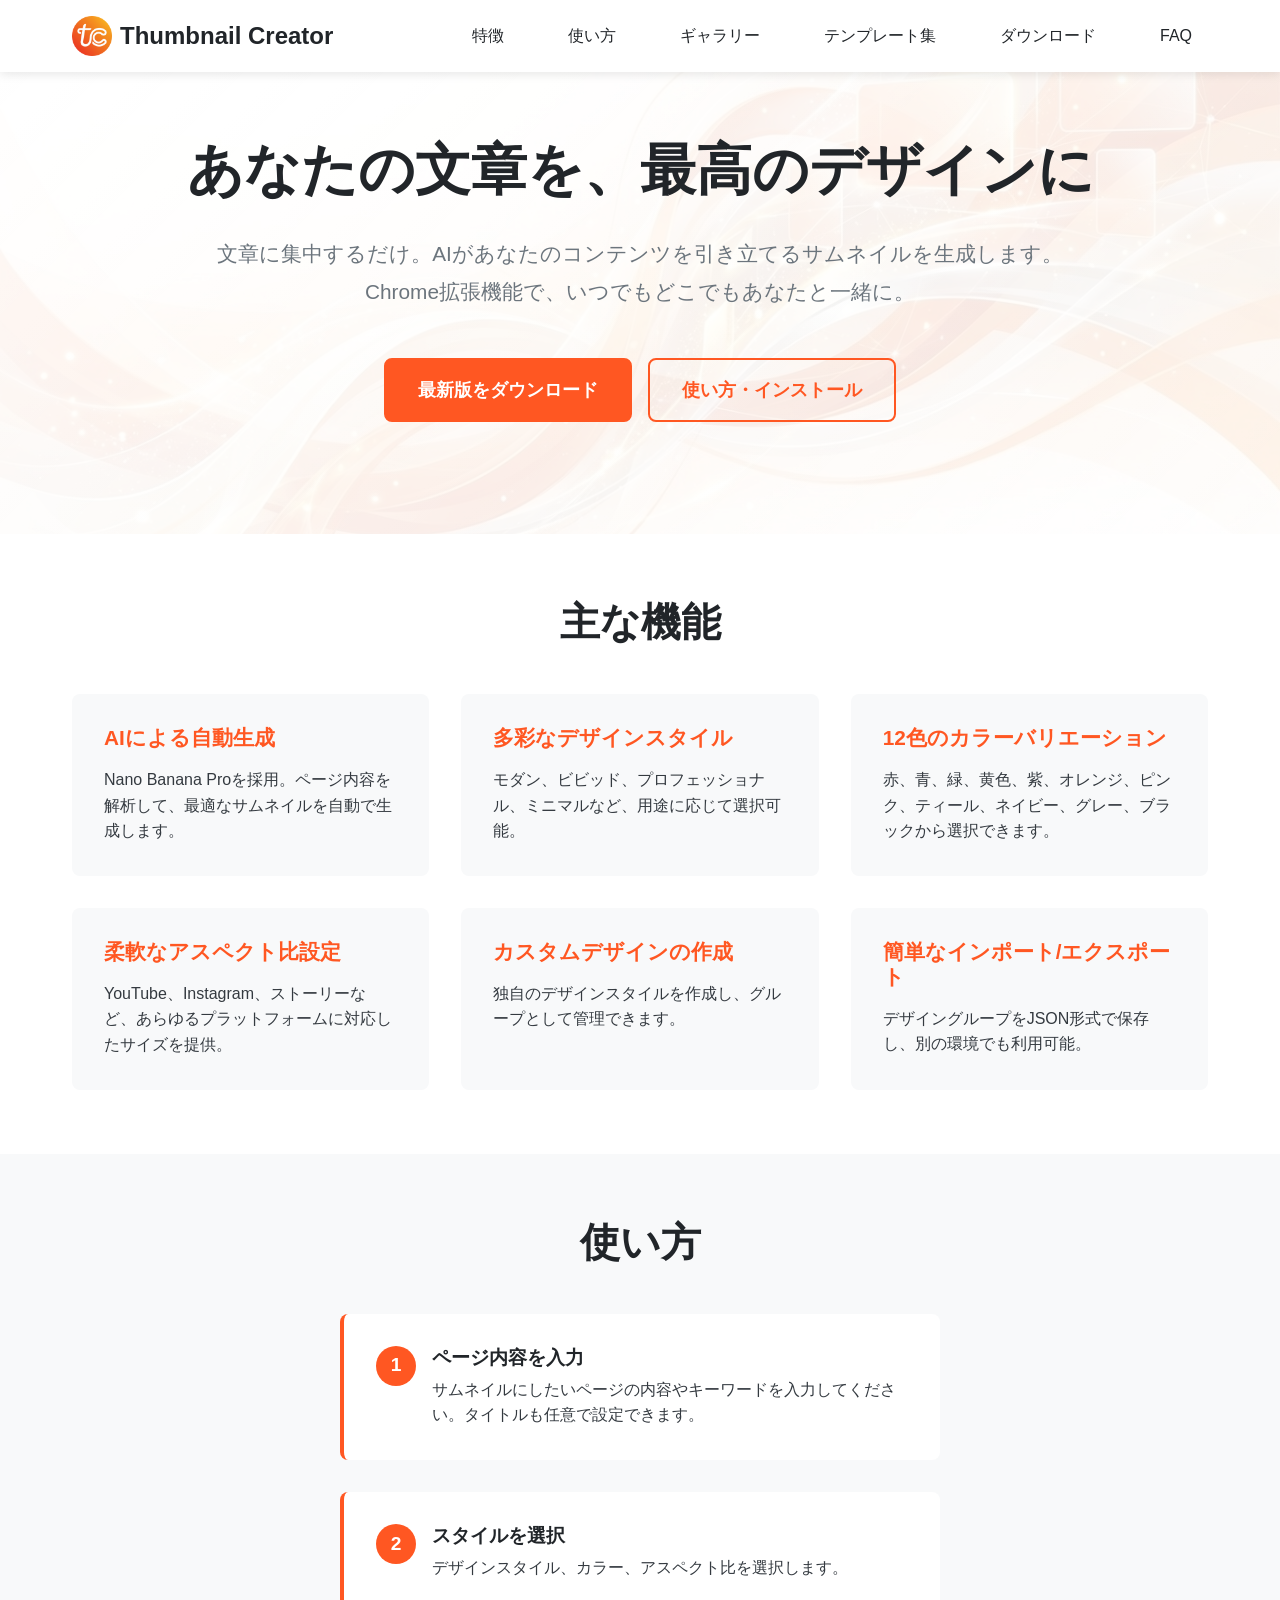
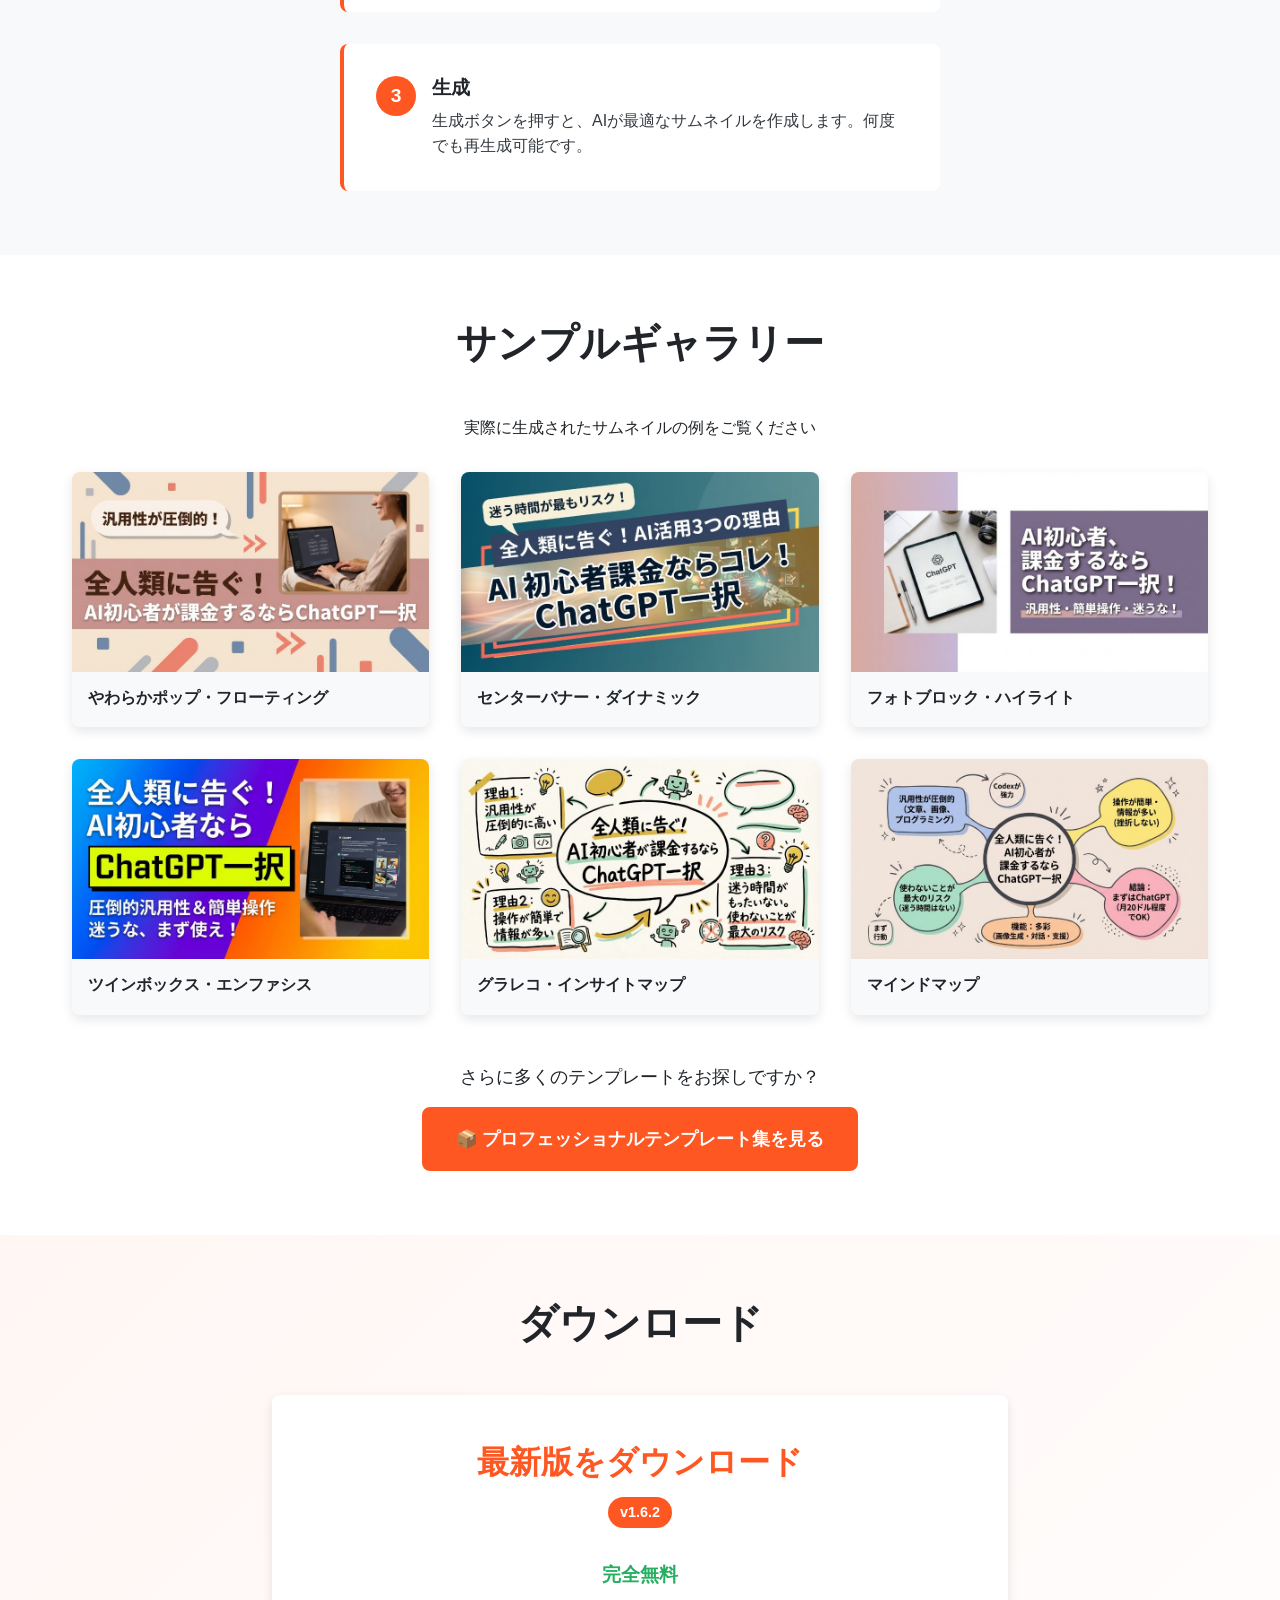
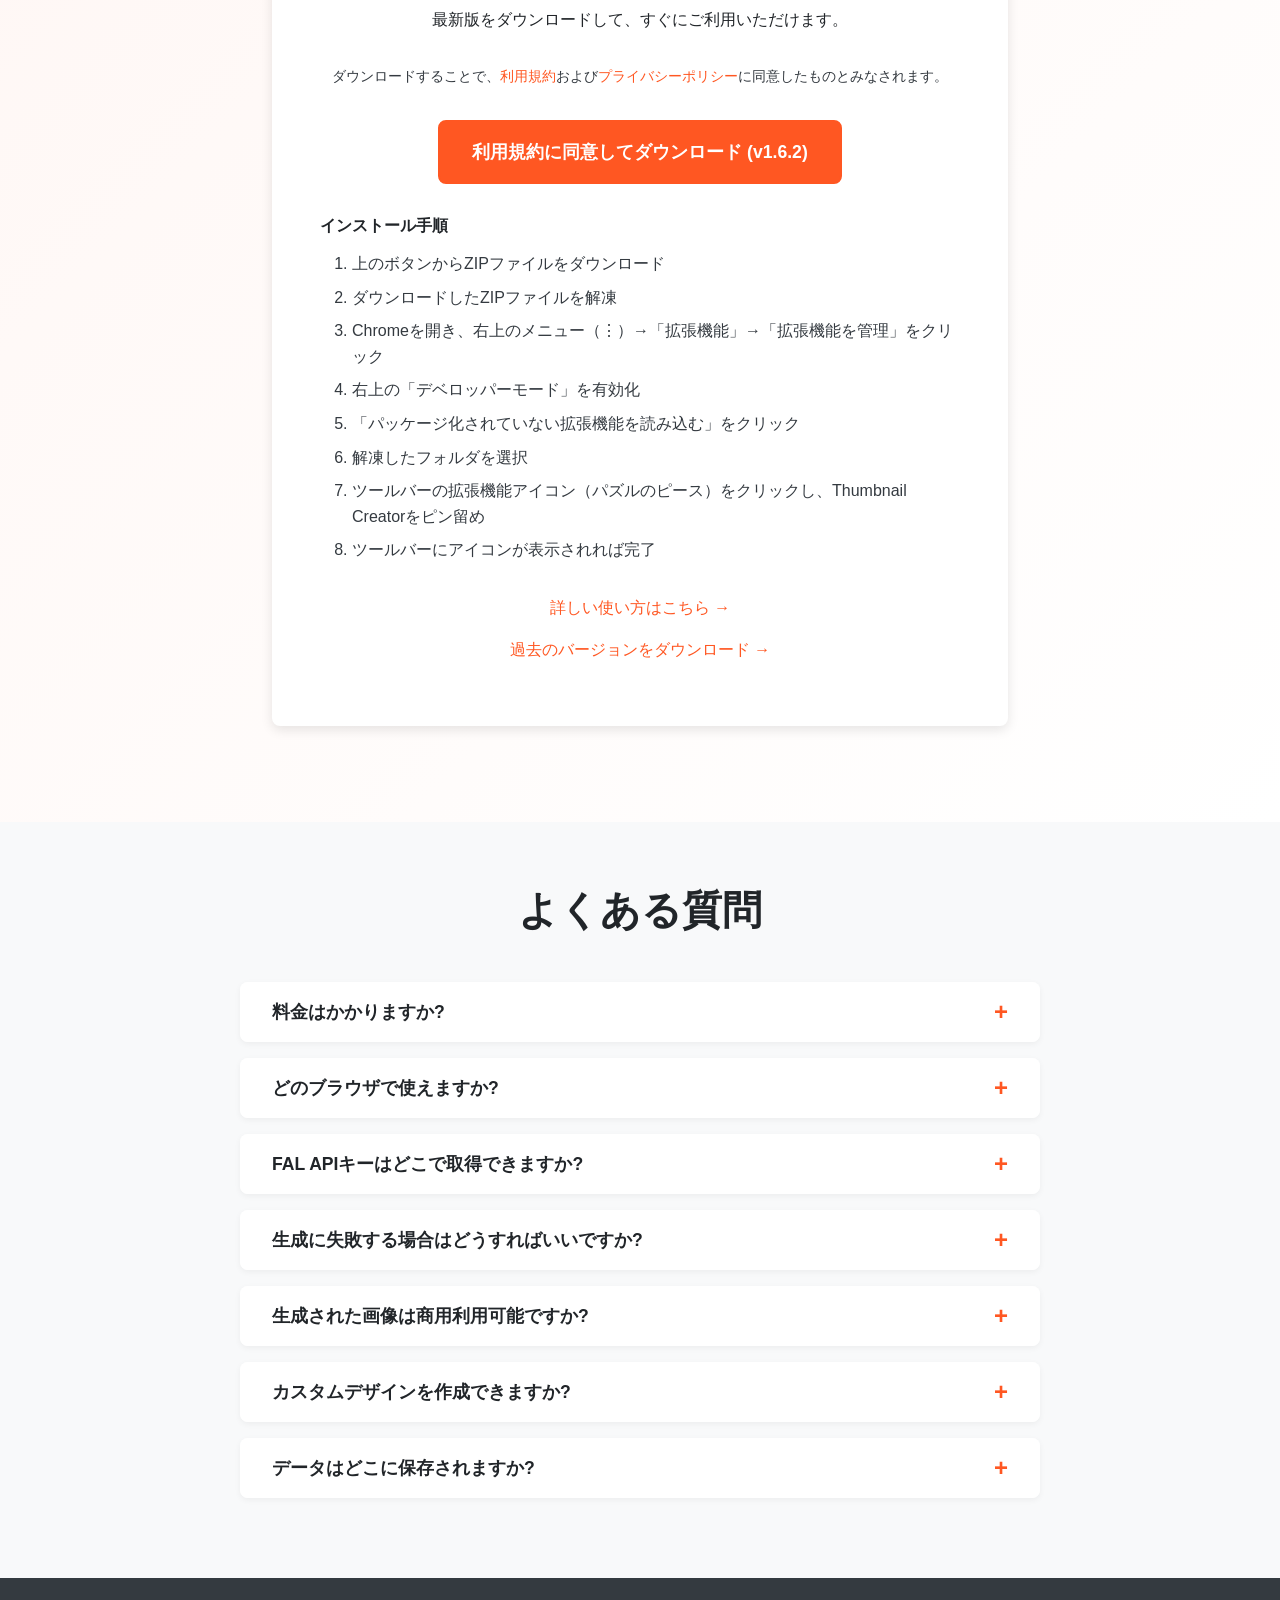
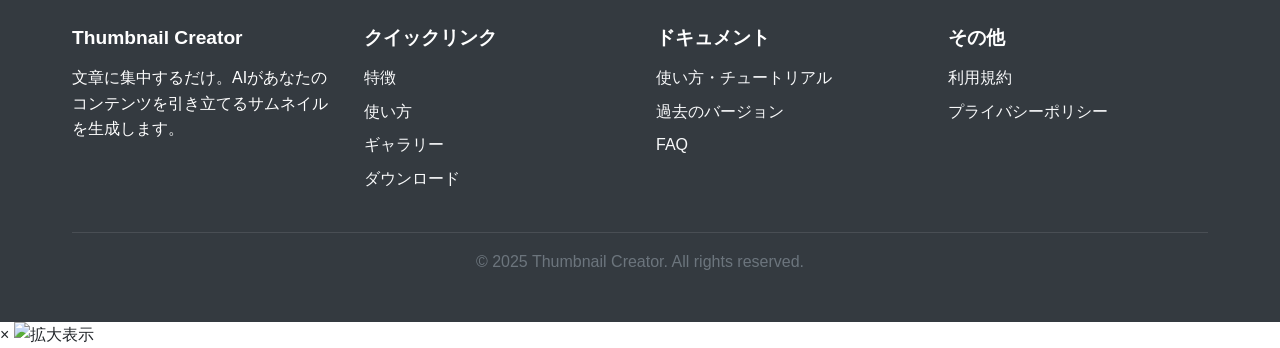
<file: index.html>
<!DOCTYPE html>
<html lang="ja">
<head>
  <meta charset="UTF-8">
  <meta name="viewport" content="width=device-width, initial-scale=1.0">

  <!-- SEO Meta Tags -->
  <meta name="description" content="サムネイル作成に時間をかけていませんか？Thumbnail Creatorなら、Webページの文章を読み取るだけで、AIが自動的にプロ品質のサムネイル画像を生成します。YouTubeサムネイル、ブログのアイキャッチ画像、SNS投稿用画像に最適。モダン、ビビッド、ミニマル、4コママンガなど8種類以上のデザインスタイルから選べる完全無料のChrome拡張機能です。FAL AI API搭載で高品質な画像を数秒で生成。">
  <meta name="keywords" content="サムネイル作成,AI画像生成,Chrome拡張機能,YouTube サムネイル,ブログ サムネイル,コンテンツ制作ツール,FAL AI,自動デザイン生成,サムネイルメーカー,AIデザインツール,4コママンガ生成,アイキャッチ画像,無料サムネイル作成,サムネイル自動生成,AIサムネイルツール,画像生成AI,コンテンツ制作効率化">
  <meta name="author" content="Thumbnail Creator">
  <meta name="robots" content="index, follow, max-image-preview:large, max-snippet:-1, max-video-preview:-1">
  <link rel="canonical" href="https://thumbnail-creator.kei31.com/">

  <!-- LLMO Optimization -->
  <meta name="topic" content="AIサムネイル画像生成ツール、Chrome拡張機能、コンテンツ制作効率化">
  <meta name="summary" content="Webページの文章からAIが自動でプロ品質のサムネイル画像を生成。YouTube、ブログ、SNS向けに最適化された完全無料のChrome拡張機能。">
  <meta name="target-audience" content="YouTubeクリエイター、ブロガー、コンテンツマーケター、SNS運用者、Webデザイナー">
  <meta name="use-case" content="YouTubeサムネイル作成、ブログアイキャッチ画像生成、SNS投稿画像制作、コンテンツマーケティング、デジタルコンテンツ制作">

  <!-- Open Graph / Facebook -->
  <meta property="og:type" content="website">
  <meta property="og:url" content="https://thumbnail-creator.kei31.com/">
  <meta property="og:site_name" content="Thumbnail Creator">
  <meta property="og:title" content="Thumbnail Creator - AIが文章からプロ品質のサムネイル画像を自動生成 | Chrome拡張機能">
  <meta property="og:description" content="Webページの文章を読み取り、AIが自動でプロフェッショナルなサムネイル画像を生成。YouTube、ブログ、SNS向けに最適化。8種類以上のデザインスタイル、カスタムテンプレート機能搭載。無料でダウンロード可能。">
  <meta property="og:image" content="https://thumbnail-creator.kei31.com/images/ogp-image.jpg">
  <meta property="og:image:width" content="1200">
  <meta property="og:image:height" content="630">
  <meta property="og:image:alt" content="Thumbnail Creator - AIサムネイル生成ツール">
  <meta property="og:locale" content="ja_JP">

  <!-- Twitter Card -->
  <meta name="twitter:card" content="summary_large_image">
  <meta name="twitter:url" content="https://thumbnail-creator.kei31.com/">
  <meta name="twitter:title" content="Thumbnail Creator - AIが文章からプロ品質のサムネイル画像を自動生成">
  <meta name="twitter:description" content="Webページの文章を読み取り、AIが自動でプロフェッショナルなサムネイル画像を生成。YouTube、ブログ、SNS向けに最適化。">
  <meta name="twitter:image" content="https://thumbnail-creator.kei31.com/images/ogp-image.jpg">
  <meta name="twitter:image:alt" content="Thumbnail Creator - AIサムネイル生成ツール">

  <!-- Additional SEO -->
  <meta name="application-name" content="Thumbnail Creator">
  <meta name="apple-mobile-web-app-title" content="Thumbnail Creator">
  <meta name="theme-color" content="#ff5722">

  <!-- Structured Data (JSON-LD) -->
  <script type="application/ld+json">
  {
    "@context": "https://schema.org",
    "@type": "SoftwareApplication",
    "name": "Thumbnail Creator",
    "applicationCategory": "BrowserExtension",
    "operatingSystem": "Chrome",
    "url": "https://thumbnail-creator.kei31.com/",
    "downloadUrl": "https://thumbnail-creator.kei31.com/downloads/thumbnail_creator_v1_6_2.zip",
    "softwareVersion": "1.6.2",
    "releaseNotes": "WebP形式への自動変換により、JPEG比30-50%のファイルサイズ削減を実現。既存テンプレートの自動最適化機能を追加。テンプレート画像を500x500pxに統一し、さらなるストレージ節約を実現。",
    "datePublished": "2025-01-01",
    "dateModified": "2025-12-10",
    "offers": {
      "@type": "Offer",
      "price": "0",
      "priceCurrency": "JPY",
      "availability": "https://schema.org/InStock"
    },
    "description": "Webページの文章を読み取り、AIが自動でプロフェッショナルなサムネイル画像を生成するChrome拡張機能。YouTube、ブログ、SNS向けに最適化された8種類以上のデザインスタイルから選択可能。モダン風、ビビッド風、プロフェッショナル風、ミニマル風、図解、グラレコ、情報コンテンツ風、4コママンガ（白黒・カラー）など多様なスタイルに対応。",
    "featureList": [
      "Webページから右クリックで簡単にコンテンツ抽出",
      "8種類以上の多様なデザインスタイル（モダン、ビビッド、プロフェッショナル、ミニマル、図解、グラレコ、情報コンテンツ、4コママンガ）",
      "テンプレートごとにアスペクト比を設定可能（16:9、1:1、9:16、21:9対応）",
      "カスタムデザインテンプレート作成機能",
      "キャラクター画像・参考画像のアップロード対応",
      "生成画像のプレビューとダウンロード機能",
      "FAL AI API統合による高品質な画像生成",
      "画像生成のキャンセル機能",
      "デザインテンプレートのエクスポート・インポート機能",
      "完全無料のChrome拡張機能"
    ],
    "image": "https://thumbnail-creator.kei31.com/images/ogp-image.jpg",
    "screenshot": "https://thumbnail-creator.kei31.com/images/ogp-image.jpg",
    "aggregateRating": {
      "@type": "AggregateRating",
      "ratingValue": "4.8",
      "ratingCount": "150",
      "bestRating": "5",
      "worstRating": "1"
    },
    "author": {
      "@type": "Organization",
      "name": "Thumbnail Creator",
      "url": "https://thumbnail-creator.kei31.com/"
    },
    "publisher": {
      "@type": "Organization",
      "name": "Thumbnail Creator"
    },
    "keywords": "サムネイル作成, AI画像生成, Chrome拡張機能, YouTube サムネイル, ブログ サムネイル, コンテンツ制作ツール, FAL AI, 自動デザイン生成, サムネイルメーカー, AIデザインツール, 4コママンガ生成, アイキャッチ画像, 無料サムネイル作成"
  }
  </script>

  <title>Thumbnail Creator - あなたの文章を、最高のデザインに</title>

  <!-- Favicon - Google Search Compatible -->
  <link rel="icon" type="image/x-icon" href="/favicon.ico">
  <link rel="icon" type="image/png" sizes="16x16" href="/images/favicon-16x16.png">
  <link rel="icon" type="image/png" sizes="32x32" href="/images/favicon-32x32.png">
  <link rel="icon" type="image/png" sizes="192x192" href="/images/favicon-192x192.png">
  <link rel="apple-touch-icon" sizes="180x180" href="/images/logo.png">
  <link rel="shortcut icon" href="/favicon.ico">

  <link rel="stylesheet" href="css/style.css">
</head>
<body>
  <!-- Header / Navigation -->
  <header>
    <div class="container">
      <nav>
        <a href="index.html" class="logo">
          <img src="images/logo.png" alt="Thumbnail Creator">
          Thumbnail Creator
        </a>
        <button class="menu-toggle" aria-label="メニューを開く" aria-expanded="false">
          ☰
        </button>
        <ul class="nav-links">
          <li><a href="#features">特徴</a></li>
          <li><a href="#how-to-use">使い方</a></li>
          <li><a href="#gallery">ギャラリー</a></li>
          <li><a href="templates.html">テンプレート集</a></li>
          <li><a href="#download">ダウンロード</a></li>
          <li><a href="#faq">FAQ</a></li>
        </ul>
      </nav>
    </div>
  </header>

  <!-- Hero Section -->
  <section class="hero">
    <div class="container">
      <div class="hero-content">
        <h1>あなたの文章を、最高のデザインに</h1>
        <p class="hero-subtitle">
          文章に集中するだけ。AIがあなたのコンテンツを引き立てるサムネイルを生成します。<br>
          Chrome拡張機能で、いつでもどこでもあなたと一緒に。
        </p>
        <div class="cta-buttons">
          <a href="#download" class="btn btn-primary">最新版をダウンロード</a>
          <a href="#how-to-use" class="btn btn-outline">使い方・インストール</a>
        </div>
      </div>
    </div>
  </section>

  <!-- Features Section -->
  <section id="features" class="features">
    <div class="container">
      <h2>主な機能</h2>
      <div class="features-grid">
        <div class="feature-item">
          <h3>AIによる自動生成</h3>
          <p>Nano Banana Proを採用。ページ内容を解析して、最適なサムネイルを自動で生成します。</p>
        </div>
        <div class="feature-item">
          <h3>多彩なデザインスタイル</h3>
          <p>モダン、ビビッド、プロフェッショナル、ミニマルなど、用途に応じて選択可能。</p>
        </div>
        <div class="feature-item">
          <h3>12色のカラーバリエーション</h3>
          <p>赤、青、緑、黄色、紫、オレンジ、ピンク、ティール、ネイビー、グレー、ブラックから選択できます。</p>
        </div>
        <div class="feature-item">
          <h3>柔軟なアスペクト比設定</h3>
          <p>YouTube、Instagram、ストーリーなど、あらゆるプラットフォームに対応したサイズを提供。</p>
        </div>
        <div class="feature-item">
          <h3>カスタムデザインの作成</h3>
          <p>独自のデザインスタイルを作成し、グループとして管理できます。</p>
        </div>
        <div class="feature-item">
          <h3>簡単なインポート/エクスポート</h3>
          <p>デザイングループをJSON形式で保存し、別の環境でも利用可能。</p>
        </div>
      </div>
    </div>
  </section>

  <!-- How to Use Section -->
  <section id="how-to-use" class="how-to-use">
    <div class="container">
      <h2>使い方</h2>
      <div class="steps">
        <div class="step">
          <div class="step-number">1</div>
          <div class="step-content">
            <h3>ページ内容を入力</h3>
            <p>サムネイルにしたいページの内容やキーワードを入力してください。タイトルも任意で設定できます。</p>
          </div>
        </div>
        <div class="step">
          <div class="step-number">2</div>
          <div class="step-content">
            <h3>スタイルを選択</h3>
            <p>デザインスタイル、カラー、アスペクト比を選択します。</p>
          </div>
        </div>
        <div class="step">
          <div class="step-number">3</div>
          <div class="step-content">
            <h3>生成</h3>
            <p>生成ボタンを押すと、AIが最適なサムネイルを作成します。何度でも再生成可能です。</p>
          </div>
        </div>
      </div>
    </div>
  </section>

  <!-- Gallery Section -->
  <section id="gallery" class="gallery">
    <div class="container">
      <h2>サンプルギャラリー</h2>
      <p class="text-center mb-2">実際に生成されたサムネイルの例をご覧ください</p>
      <div class="gallery-grid">
        <div class="gallery-item">
          <img src="images/samples/softpoporbit_a7z.jpg" alt="やわらかポップ・フローティング" loading="lazy">
          <div class="gallery-item-info">
            <h4>やわらかポップ・フローティング</h4>
          </div>
        </div>
        <div class="gallery-item">
          <img src="images/samples/centerbanner_flux9.jpg" alt="センターバナー・ダイナミック" loading="lazy">
          <div class="gallery-item-info">
            <h4>センターバナー・ダイナミック</h4>
          </div>
        </div>
        <div class="gallery-item">
          <img src="images/samples/photoblock_lumo5.jpg" alt="フォトブロック・ハイライト" loading="lazy">
          <div class="gallery-item-info">
            <h4>フォトブロック・ハイライト</h4>
          </div>
        </div>
        <div class="gallery-item">
          <img src="images/samples/twinbox_focus1.jpg" alt="ツインボックス・エンファシス" loading="lazy">
          <div class="gallery-item-info">
            <h4>ツインボックス・エンファシス</h4>
          </div>
        </div>
        <div class="gallery-item">
          <img src="images/samples/glrec_insight27.jpg" alt="グラレコ・インサイトマップ" loading="lazy">
          <div class="gallery-item-info">
            <h4>グラレコ・インサイトマップ</h4>
          </div>
        </div>
        <div class="gallery-item">
          <img src="images/samples/mindmap_compass91.jpg" alt="マインドマップ" loading="lazy">
          <div class="gallery-item-info">
            <h4>マインドマップ</h4>
          </div>
        </div>
      </div>

      <div style="text-align: center; margin-top: 3rem;">
        <p style="font-size: 1.1rem; margin-bottom: 1rem;">さらに多くのテンプレートをお探しですか？</p>
        <a href="templates.html" class="btn btn-primary" style="font-size: 1.1rem; padding: 1rem 2rem;">
          📦 プロフェッショナルテンプレート集を見る
        </a>
      </div>
    </div>
  </section>

  <!-- Download Section -->
  <section id="download" class="download">
    <div class="container container-narrow">
      <h2>ダウンロード</h2>

      <div class="download-card">
        <h3>最新版をダウンロード</h3>
        <span class="version-badge">v1.6.2</span>
        <p class="free-badge" style="font-size: 1.2rem; font-weight: bold; color: #27ae60; margin: var(--spacing-sm) 0;">完全無料</p>
        <p>最新版をダウンロードして、すぐにご利用いただけます。</p>

        <p style="font-size: 0.9rem; color: var(--color-gray-dark); margin: var(--spacing-md) 0;">
          ダウンロードすることで、<a href="terms.html" target="_blank">利用規約</a>および<a href="privacy.html" target="_blank">プライバシーポリシー</a>に同意したものとみなされます。
        </p>

        <a href="downloads/thumbnail_creator_v1_6_2.zip" class="btn btn-primary" download>
          利用規約に同意してダウンロード (v1.6.2)
        </a>

        <div class="download-instructions">
          <h4>インストール手順</h4>
          <ol>
            <li>上のボタンからZIPファイルをダウンロード</li>
            <li>ダウンロードしたZIPファイルを解凍</li>
            <li>Chromeを開き、右上のメニュー（⋮）→「拡張機能」→「拡張機能を管理」をクリック</li>
            <li>右上の「デベロッパーモード」を有効化</li>
            <li>「パッケージ化されていない拡張機能を読み込む」をクリック</li>
            <li>解凍したフォルダを選択</li>
            <li>ツールバーの拡張機能アイコン（パズルのピース）をクリックし、Thumbnail Creatorをピン留め</li>
            <li>ツールバーにアイコンが表示されれば完了</li>
          </ol>
        </div>

        <p class="mt-2">
          <a href="tutorial.html">詳しい使い方はこちら →</a>
        </p>
        <p class="mt-1">
          <a href="versions.html">過去のバージョンをダウンロード →</a>
        </p>
      </div>
    </div>
  </section>

  <!-- FAQ Section -->
  <section id="faq" class="faq">
    <div class="container">
      <h2>よくある質問</h2>
      <div class="faq-list">
        <div class="faq-item">
          <button class="faq-question">
            料金はかかりますか?
          </button>
          <div class="faq-answer">
            <p>Thumbnail Creator自体は無料でご利用いただけます。ただし、画像生成にはFAL AI APIを使用するため、FAL AIの利用料金が別途発生します。詳細は<a href="https://fal.ai/pricing" target="_blank">FAL AIの公式サイト</a>でご確認ください。</p>
          </div>
        </div>

        <div class="faq-item">
          <button class="faq-question">
            どのブラウザで使えますか?
          </button>
          <div class="faq-answer">
            <p>Google ChromeおよびChromiumベースのブラウザ（Microsoft Edge、Braveなど）でご利用いただけます。</p>
          </div>
        </div>

        <div class="faq-item">
          <button class="faq-question">
            FAL APIキーはどこで取得できますか?
          </button>
          <div class="faq-answer">
            <p><a href="https://fal.ai/dashboard/keys" target="_blank">FAL AIのダッシュボード</a>でアカウントを作成し、APIキーを取得してください。取得したAPIキーは拡張機能の設定画面で入力します。詳しい手順は<a href="tutorial.html">使い方ページ</a>をご覧ください。</p>
          </div>
        </div>

        <div class="faq-item">
          <button class="faq-question">
            生成に失敗する場合はどうすればいいですか?
          </button>
          <div class="faq-answer">
            <p>以下の点をご確認ください:<br>
            • FAL APIキーが正しく設定されているか<br>
            • FAL AIアカウントにクレジットが残っているか<br>
            • インターネット接続が有効か<br>
            上記を確認しても解決しない場合は、拡張機能を再インストールしてください。</p>
          </div>
        </div>

        <div class="faq-item">
          <button class="faq-question">
            生成された画像は商用利用可能ですか?
          </button>
          <div class="faq-answer">
            <p>FAL AIの利用規約によると、生成された画像は商用利用可能です。ただし、最終的な利用については自己責任となりますので、必ず<a href="https://fal.ai/terms" target="_blank">FAL AIの利用規約</a>をご自身でご確認の上、ご利用ください。</p>
          </div>
        </div>

        <div class="faq-item">
          <button class="faq-question">
            カスタムデザインを作成できますか?
          </button>
          <div class="faq-answer">
            <p>可能です。拡張機能内の「新規グループを追加」ボタンから、独自のデザインスタイルを作成できます。プロンプトやサンプル画像も設定可能です。作成したデザインはエクスポートして他の環境でも利用できます。</p>
          </div>
        </div>

        <div class="faq-item">
          <button class="faq-question">
            データはどこに保存されますか?
          </button>
          <div class="faq-answer">
            <p>APIキーやデザイングループの設定は、すべてブラウザのローカルストレージに保存されます。外部サーバーへの送信は行いません。ただし、APIキーは平文で保存されるため、共有PCでのご利用は推奨しません。詳細は<a href="privacy.html">プライバシーポリシー</a>をご確認ください。</p>
          </div>
        </div>
      </div>
    </div>
  </section>

  <!-- Footer -->
  <footer>
    <div class="container">
      <div class="footer-content">
        <div class="footer-section">
          <h3>Thumbnail Creator</h3>
          <p>文章に集中するだけ。AIがあなたのコンテンツを引き立てるサムネイルを生成します。</p>
        </div>

        <div class="footer-section">
          <h3>クイックリンク</h3>
          <ul>
            <li><a href="#features">特徴</a></li>
            <li><a href="#how-to-use">使い方</a></li>
            <li><a href="#gallery">ギャラリー</a></li>
            <li><a href="#download">ダウンロード</a></li>
          </ul>
        </div>

        <div class="footer-section">
          <h3>ドキュメント</h3>
          <ul>
            <li><a href="tutorial.html">使い方・チュートリアル</a></li>
            <li><a href="versions.html">過去のバージョン</a></li>
            <li><a href="#faq">FAQ</a></li>
          </ul>
        </div>

        <div class="footer-section">
          <h3>その他</h3>
          <ul>
            <li><a href="terms.html">利用規約</a></li>
            <li><a href="privacy.html">プライバシーポリシー</a></li>
          </ul>
        </div>
      </div>

      <div class="footer-bottom">
        <p>&copy; 2025 Thumbnail Creator. All rights reserved.</p>
      </div>
    </div>
  </footer>

  <!-- FAQ Structured Data (JSON-LD) -->
  <script type="application/ld+json">
  {
    "@context": "https://schema.org",
    "@type": "FAQPage",
    "mainEntity": [
      {
        "@type": "Question",
        "name": "Thumbnail Creatorの料金はかかりますか？",
        "acceptedAnswer": {
          "@type": "Answer",
          "text": "Thumbnail Creator自体は無料でご利用いただけます。ただし、画像生成にはFAL AI APIを使用するため、FAL AIの利用料金が別途発生します。"
        }
      },
      {
        "@type": "Question",
        "name": "Thumbnail Creatorはどのブラウザで使えますか？",
        "acceptedAnswer": {
          "@type": "Answer",
          "text": "Google ChromeおよびChromiumベースのブラウザ（Microsoft Edge、Braveなど）でご利用いただけます。"
        }
      },
      {
        "@type": "Question",
        "name": "FAL APIキーはどこで取得できますか？",
        "acceptedAnswer": {
          "@type": "Answer",
          "text": "FAL AIのダッシュボード（https://fal.ai/dashboard/keys）でアカウントを作成し、APIキーを取得してください。取得したAPIキーは拡張機能の設定画面で入力します。"
        }
      },
      {
        "@type": "Question",
        "name": "サムネイル生成に失敗する場合はどうすればいいですか？",
        "acceptedAnswer": {
          "@type": "Answer",
          "text": "以下の点をご確認ください：FAL APIキーが正しく設定されているか、FAL AIアカウントにクレジットが残っているか、インターネット接続が有効か。上記を確認しても解決しない場合は、拡張機能を再インストールしてください。"
        }
      },
      {
        "@type": "Question",
        "name": "生成された画像は商用利用可能ですか？",
        "acceptedAnswer": {
          "@type": "Answer",
          "text": "FAL AIの利用規約によると、生成された画像は商用利用可能です。ただし、最終的な利用については自己責任となりますので、必ずFAL AIの利用規約をご自身でご確認の上、ご利用ください。"
        }
      },
      {
        "@type": "Question",
        "name": "カスタムデザインを作成できますか？",
        "acceptedAnswer": {
          "@type": "Answer",
          "text": "可能です。拡張機能内の「新規グループを追加」ボタンから、独自のデザインスタイルを作成できます。プロンプトやサンプル画像も設定可能です。作成したデザインはエクスポートして他の環境でも利用できます。"
        }
      },
      {
        "@type": "Question",
        "name": "データはどこに保存されますか？",
        "acceptedAnswer": {
          "@type": "Answer",
          "text": "APIキーやデザイングループの設定は、すべてブラウザのローカルストレージに保存されます。外部サーバーへの送信は行いません。ただし、APIキーは平文で保存されるため、共有PCでのご利用は推奨しません。"
        }
      }
    ]
  }
  </script>

  <!-- WebPage Structured Data (JSON-LD) -->
  <script type="application/ld+json">
  {
    "@context": "https://schema.org",
    "@type": "WebPage",
    "name": "Thumbnail Creator - AIが文章からプロ品質のサムネイル画像を自動生成",
    "description": "Webページの文章を読み取り、AIが自動でプロフェッショナルなサムネイル画像を生成するChrome拡張機能。YouTube、ブログ、SNS向けに最適化。",
    "url": "https://thumbnail-creator.kei31.com/",
    "inLanguage": "ja",
    "isPartOf": {
      "@type": "WebSite",
      "name": "Thumbnail Creator",
      "url": "https://thumbnail-creator.kei31.com/"
    },
    "primaryImageOfPage": {
      "@type": "ImageObject",
      "url": "https://thumbnail-creator.kei31.com/images/ogp-image.jpg",
      "width": 1200,
      "height": 630
    },
    "breadcrumb": {
      "@type": "BreadcrumbList",
      "itemListElement": [
        {
          "@type": "ListItem",
          "position": 1,
          "name": "ホーム",
          "item": "https://thumbnail-creator.kei31.com/"
        }
      ]
    }
  }
  </script>

  <!-- HowTo Structured Data (JSON-LD) for LLMO -->
  <script type="application/ld+json">
  {
    "@context": "https://schema.org",
    "@type": "HowTo",
    "name": "Thumbnail Creatorの使い方 - AIサムネイル画像を作成する方法",
    "description": "Chrome拡張機能 Thumbnail Creatorを使って、Webページの文章からAIサムネイル画像を自動生成する手順を解説します。",
    "image": "https://thumbnail-creator.kei31.com/images/ogp-image.jpg",
    "totalTime": "PT5M",
    "estimatedCost": {
      "@type": "MonetaryAmount",
      "currency": "JPY",
      "value": "0"
    },
    "tool": [
      {
        "@type": "HowToTool",
        "name": "Thumbnail Creator Chrome拡張機能"
      },
      {
        "@type": "HowToTool",
        "name": "FAL AI APIキー"
      }
    ],
    "step": [
      {
        "@type": "HowToStep",
        "position": 1,
        "name": "拡張機能のダウンロードとインストール",
        "text": "公式サイトから最新版のZIPファイルをダウンロードし、解凍します。Chromeの拡張機能管理画面でデベロッパーモードを有効にし、「パッケージ化されていない拡張機能を読み込む」から解凍したフォルダを選択してインストールします。",
        "url": "https://thumbnail-creator.kei31.com/#download"
      },
      {
        "@type": "HowToStep",
        "position": 2,
        "name": "FAL AI APIキーの取得と設定",
        "text": "FAL AIのダッシュボードでアカウントを作成し、APIキーを取得します。拡張機能のツールバーアイコンをクリックし、⚙️ API設定ボタンからAPIキーを入力して保存します。",
        "url": "https://thumbnail-creator.kei31.com/#how-to-use"
      },
      {
        "@type": "HowToStep",
        "position": 3,
        "name": "Webページからコンテンツを抽出",
        "text": "サムネイルを作成したいWebページで右クリックし、「ページ全体からデザインを作成」または「選択部分からデザインを作成」を選択します。拡張機能が自動的に開き、ページの内容が読み込まれます。",
        "url": "https://thumbnail-creator.kei31.com/#how-to-use"
      },
      {
        "@type": "HowToStep",
        "position": 4,
        "name": "デザインスタイルとアスペクト比を選択",
        "text": "8種類以上のデザインスタイル（モダン、ビビッド、プロフェッショナル、ミニマル、図解、グラレコ、情報コンテンツ、4コママンガなど）から好みのスタイルを選び、用途に応じてアスペクト比（16:9、1:1、9:16、21:9）を設定します。",
        "url": "https://thumbnail-creator.kei31.com/#features"
      },
      {
        "@type": "HowToStep",
        "position": 5,
        "name": "サムネイル画像を生成",
        "text": "「生成」ボタンをクリックすると、AIが自動的にサムネイル画像を生成します。生成中はキャンセルボタンで中止することも可能です。完成した画像はプレビュー表示され、ダウンロードボタンでPNG形式で保存できます。",
        "url": "https://thumbnail-creator.kei31.com/#how-to-use"
      }
    ]
  }
  </script>

  <!-- Organization Structured Data (JSON-LD) -->
  <script type="application/ld+json">
  {
    "@context": "https://schema.org",
    "@type": "Organization",
    "name": "Thumbnail Creator",
    "url": "https://thumbnail-creator.kei31.com/",
    "logo": "https://thumbnail-creator.kei31.com/images/logo.png",
    "description": "AIを活用したサムネイル画像自動生成ツールを提供する開発チーム",
    "sameAs": []
  }
  </script>

  <script src="js/script.js"></script>
</body>
</html>
</file>
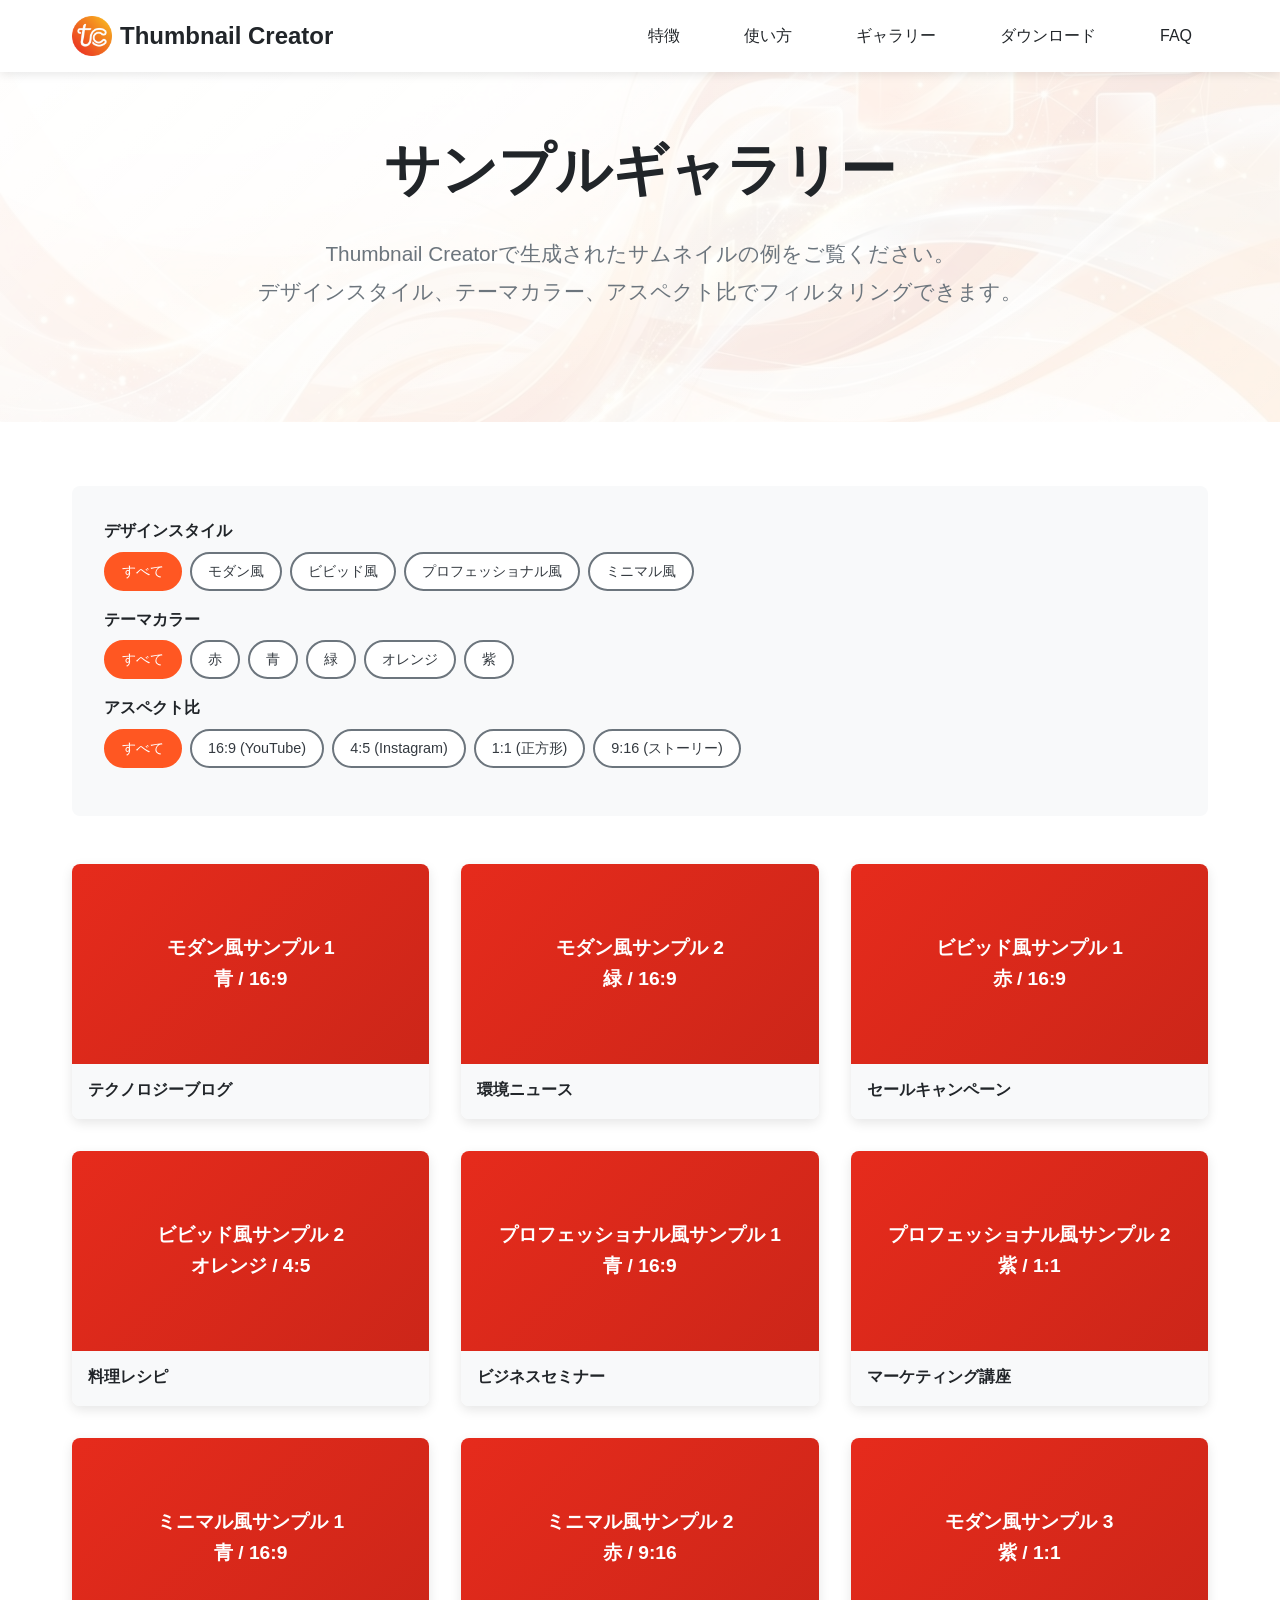
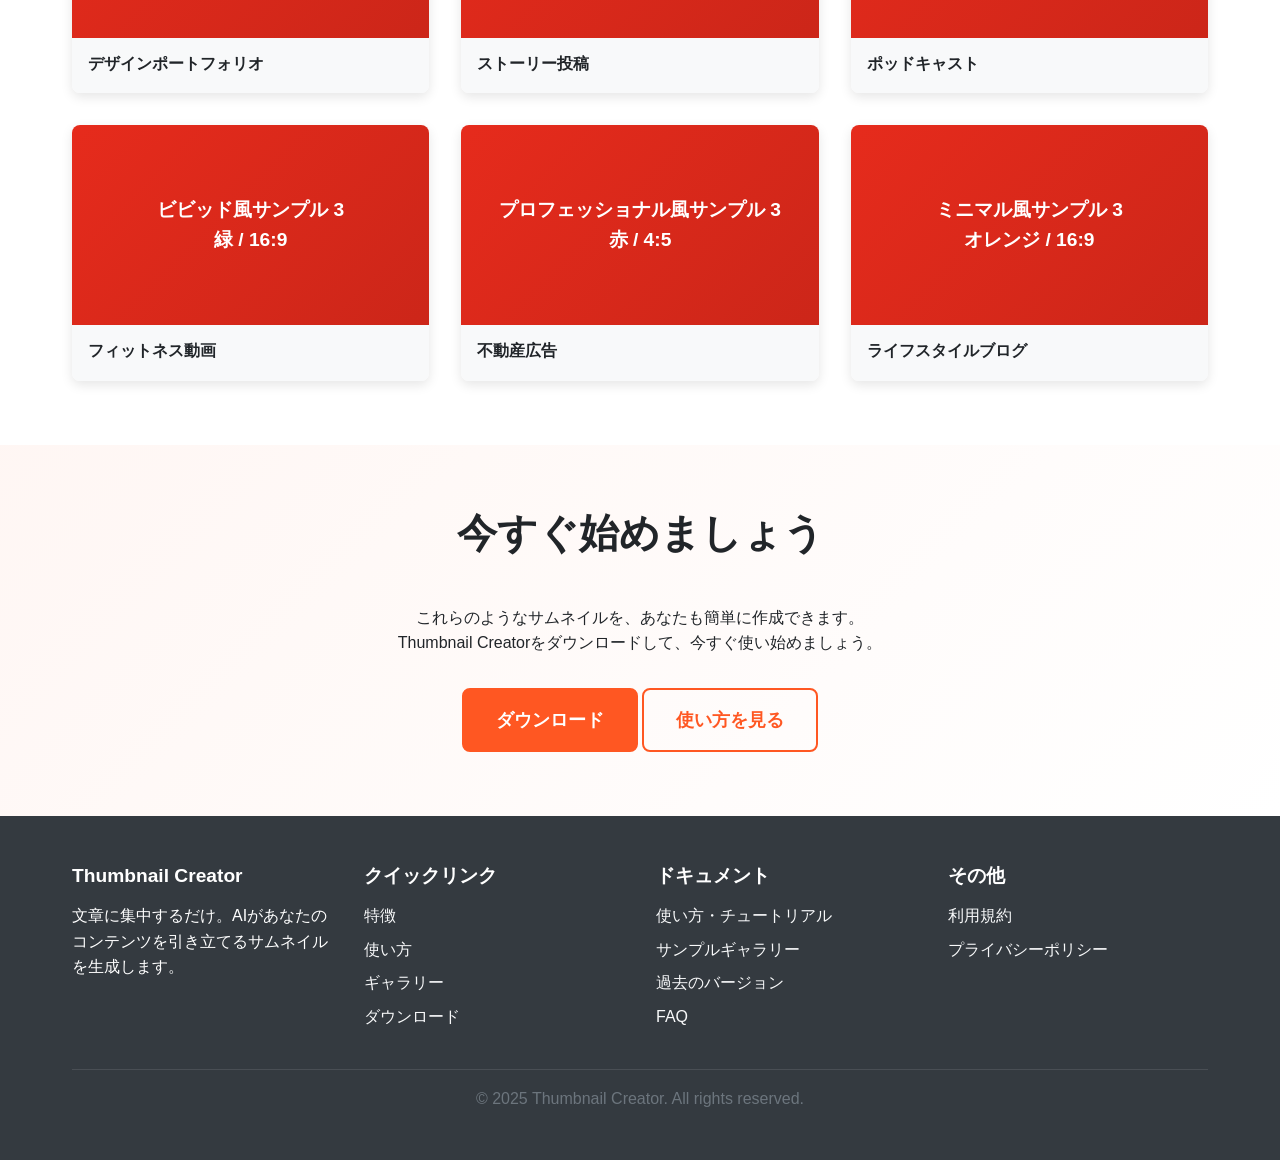
<file: gallery.html>
<!DOCTYPE html>
<html lang="ja">
<head>
  <meta charset="UTF-8">
  <meta name="viewport" content="width=device-width, initial-scale=1.0">
  <meta name="description" content="Thumbnail Creatorで生成されたサンプルギャラリー。デザインスタイル別、テーマカラー別、アスペクト比別のサムネイル例をご覧いただけます。">
  <title>サンプルギャラリー | Thumbnail Creator</title>
  <link rel="icon" type="image/png" href="images/logo.png">
  <link rel="stylesheet" href="css/style.css">
  <style>
    .filter-section {
      background-color: var(--color-gray-light);
      padding: var(--spacing-md);
      border-radius: var(--border-radius);
      margin-bottom: var(--spacing-lg);
    }

    .filter-group {
      margin-bottom: var(--spacing-sm);
    }

    .filter-group label {
      font-weight: 600;
      display: block;
      margin-bottom: 0.5rem;
    }

    .filter-buttons {
      display: flex;
      flex-wrap: wrap;
      gap: 0.5rem;
    }

    .filter-btn {
      padding: 0.5rem 1rem;
      border: 2px solid var(--color-gray);
      background-color: var(--color-white);
      color: var(--color-gray-dark);
      border-radius: 20px;
      cursor: pointer;
      transition: var(--transition);
      font-size: 0.9rem;
    }

    .filter-btn:hover {
      border-color: var(--color-primary);
      color: var(--color-primary);
    }

    .filter-btn.active {
      background-color: var(--color-primary);
      border-color: var(--color-primary);
      color: var(--color-white);
    }

    .gallery-item {
      position: relative;
    }

    .gallery-item .tags {
      position: absolute;
      bottom: 60px;
      left: 0;
      right: 0;
      padding: 0.5rem;
      background: linear-gradient(to top, rgba(0,0,0,0.7), transparent);
      display: flex;
      gap: 0.25rem;
      flex-wrap: wrap;
      opacity: 0;
      transition: opacity 0.3s ease;
    }

    .gallery-item:hover .tags {
      opacity: 1;
    }

    .tag {
      font-size: 0.75rem;
      padding: 0.25rem 0.5rem;
      background-color: var(--color-primary);
      color: var(--color-white);
      border-radius: 12px;
    }

    .gallery-modal {
      display: none;
      position: fixed;
      z-index: 2000;
      left: 0;
      top: 0;
      width: 100%;
      height: 100%;
      background-color: rgba(0, 0, 0, 0.9);
      align-items: center;
      justify-content: center;
    }

    .gallery-modal-content {
      max-width: 90%;
      max-height: 90%;
      object-fit: contain;
    }

    .gallery-modal-close {
      position: absolute;
      top: 20px;
      right: 40px;
      color: var(--color-white);
      font-size: 40px;
      font-weight: bold;
      cursor: pointer;
      transition: var(--transition);
    }

    .gallery-modal-close:hover {
      color: var(--color-primary);
    }

    .gallery-modal-caption {
      text-align: center;
      color: var(--color-white);
      padding: 1rem;
      position: absolute;
      bottom: 0;
      width: 100%;
    }

    .placeholder-image {
      width: 100%;
      height: 200px;
      background: linear-gradient(135deg, #e62b1c 0%, #cc2619 100%);
      display: flex;
      align-items: center;
      justify-content: center;
      color: white;
      font-size: 1.2rem;
      font-weight: 600;
      text-align: center;
      padding: 1rem;
    }
  </style>
</head>
<body>
  <!-- Header / Navigation -->
  <header>
    <div class="container">
      <nav>
        <a href="index.html" class="logo">
          <img src="images/logo.png" alt="Thumbnail Creator">
          Thumbnail Creator
        </a>
        <button class="menu-toggle" aria-label="メニューを開く" aria-expanded="false">
          ☰
        </button>
        <ul class="nav-links">
          <li><a href="index.html#features">特徴</a></li>
          <li><a href="tutorial.html">使い方</a></li>
          <li><a href="gallery.html">ギャラリー</a></li>
          <li><a href="index.html#download">ダウンロード</a></li>
          <li><a href="index.html#faq">FAQ</a></li>
        </ul>
      </nav>
    </div>
  </header>

  <!-- Gallery Hero -->
  <section class="hero">
    <div class="container">
      <div class="hero-content">
        <h1>サンプルギャラリー</h1>
        <p class="hero-subtitle">
          Thumbnail Creatorで生成されたサムネイルの例をご覧ください。<br>
          デザインスタイル、テーマカラー、アスペクト比でフィルタリングできます。
        </p>
      </div>
    </div>
  </section>

  <!-- Filter Section -->
  <section class="content-section">
    <div class="container">
      <div class="filter-section">
        <div class="filter-group">
          <label>デザインスタイル</label>
          <div class="filter-buttons">
            <button class="filter-btn active" data-filter="style" data-value="all">すべて</button>
            <button class="filter-btn" data-filter="style" data-value="modern">モダン風</button>
            <button class="filter-btn" data-filter="style" data-value="vivid">ビビッド風</button>
            <button class="filter-btn" data-filter="style" data-value="professional">プロフェッショナル風</button>
            <button class="filter-btn" data-filter="style" data-value="minimal">ミニマル風</button>
          </div>
        </div>

        <div class="filter-group">
          <label>テーマカラー</label>
          <div class="filter-buttons">
            <button class="filter-btn active" data-filter="color" data-value="all">すべて</button>
            <button class="filter-btn" data-filter="color" data-value="red">赤</button>
            <button class="filter-btn" data-filter="color" data-value="blue">青</button>
            <button class="filter-btn" data-filter="color" data-value="green">緑</button>
            <button class="filter-btn" data-filter="color" data-value="orange">オレンジ</button>
            <button class="filter-btn" data-filter="color" data-value="purple">紫</button>
          </div>
        </div>

        <div class="filter-group">
          <label>アスペクト比</label>
          <div class="filter-buttons">
            <button class="filter-btn active" data-filter="aspect" data-value="all">すべて</button>
            <button class="filter-btn" data-filter="aspect" data-value="16:9">16:9 (YouTube)</button>
            <button class="filter-btn" data-filter="aspect" data-value="4:5">4:5 (Instagram)</button>
            <button class="filter-btn" data-filter="aspect" data-value="1:1">1:1 (正方形)</button>
            <button class="filter-btn" data-filter="aspect" data-value="9:16">9:16 (ストーリー)</button>
          </div>
        </div>
      </div>

      <!-- Gallery Grid -->
      <div class="gallery-grid" id="galleryGrid">
        <!-- Modern Style Samples -->
        <div class="gallery-item" data-style="modern" data-color="blue" data-aspect="16:9">
          <div class="placeholder-image">モダン風サンプル 1<br>青 / 16:9</div>
          <div class="tags">
            <span class="tag">モダン風</span>
            <span class="tag">青</span>
            <span class="tag">16:9</span>
          </div>
          <div class="gallery-item-info">
            <h4>テクノロジーブログ</h4>
          </div>
        </div>

        <div class="gallery-item" data-style="modern" data-color="green" data-aspect="16:9">
          <div class="placeholder-image">モダン風サンプル 2<br>緑 / 16:9</div>
          <div class="tags">
            <span class="tag">モダン風</span>
            <span class="tag">緑</span>
            <span class="tag">16:9</span>
          </div>
          <div class="gallery-item-info">
            <h4>環境ニュース</h4>
          </div>
        </div>

        <!-- Vivid Style Samples -->
        <div class="gallery-item" data-style="vivid" data-color="red" data-aspect="16:9">
          <div class="placeholder-image">ビビッド風サンプル 1<br>赤 / 16:9</div>
          <div class="tags">
            <span class="tag">ビビッド風</span>
            <span class="tag">赤</span>
            <span class="tag">16:9</span>
          </div>
          <div class="gallery-item-info">
            <h4>セールキャンペーン</h4>
          </div>
        </div>

        <div class="gallery-item" data-style="vivid" data-color="orange" data-aspect="4:5">
          <div class="placeholder-image">ビビッド風サンプル 2<br>オレンジ / 4:5</div>
          <div class="tags">
            <span class="tag">ビビッド風</span>
            <span class="tag">オレンジ</span>
            <span class="tag">4:5</span>
          </div>
          <div class="gallery-item-info">
            <h4>料理レシピ</h4>
          </div>
        </div>

        <!-- Professional Style Samples -->
        <div class="gallery-item" data-style="professional" data-color="blue" data-aspect="16:9">
          <div class="placeholder-image">プロフェッショナル風サンプル 1<br>青 / 16:9</div>
          <div class="tags">
            <span class="tag">プロフェッショナル風</span>
            <span class="tag">青</span>
            <span class="tag">16:9</span>
          </div>
          <div class="gallery-item-info">
            <h4>ビジネスセミナー</h4>
          </div>
        </div>

        <div class="gallery-item" data-style="professional" data-color="purple" data-aspect="1:1">
          <div class="placeholder-image">プロフェッショナル風サンプル 2<br>紫 / 1:1</div>
          <div class="tags">
            <span class="tag">プロフェッショナル風</span>
            <span class="tag">紫</span>
            <span class="tag">1:1</span>
          </div>
          <div class="gallery-item-info">
            <h4>マーケティング講座</h4>
          </div>
        </div>

        <!-- Minimal Style Samples -->
        <div class="gallery-item" data-style="minimal" data-color="blue" data-aspect="16:9">
          <div class="placeholder-image">ミニマル風サンプル 1<br>青 / 16:9</div>
          <div class="tags">
            <span class="tag">ミニマル風</span>
            <span class="tag">青</span>
            <span class="tag">16:9</span>
          </div>
          <div class="gallery-item-info">
            <h4>デザインポートフォリオ</h4>
          </div>
        </div>

        <div class="gallery-item" data-style="minimal" data-color="red" data-aspect="9:16">
          <div class="placeholder-image">ミニマル風サンプル 2<br>赤 / 9:16</div>
          <div class="tags">
            <span class="tag">ミニマル風</span>
            <span class="tag">赤</span>
            <span class="tag">9:16</span>
          </div>
          <div class="gallery-item-info">
            <h4>ストーリー投稿</h4>
          </div>
        </div>

        <!-- Additional Samples -->
        <div class="gallery-item" data-style="modern" data-color="purple" data-aspect="1:1">
          <div class="placeholder-image">モダン風サンプル 3<br>紫 / 1:1</div>
          <div class="tags">
            <span class="tag">モダン風</span>
            <span class="tag">紫</span>
            <span class="tag">1:1</span>
          </div>
          <div class="gallery-item-info">
            <h4>ポッドキャスト</h4>
          </div>
        </div>

        <div class="gallery-item" data-style="vivid" data-color="green" data-aspect="16:9">
          <div class="placeholder-image">ビビッド風サンプル 3<br>緑 / 16:9</div>
          <div class="tags">
            <span class="tag">ビビッド風</span>
            <span class="tag">緑</span>
            <span class="tag">16:9</span>
          </div>
          <div class="gallery-item-info">
            <h4>フィットネス動画</h4>
          </div>
        </div>

        <div class="gallery-item" data-style="professional" data-color="red" data-aspect="4:5">
          <div class="placeholder-image">プロフェッショナル風サンプル 3<br>赤 / 4:5</div>
          <div class="tags">
            <span class="tag">プロフェッショナル風</span>
            <span class="tag">赤</span>
            <span class="tag">4:5</span>
          </div>
          <div class="gallery-item-info">
            <h4>不動産広告</h4>
          </div>
        </div>

        <div class="gallery-item" data-style="minimal" data-color="orange" data-aspect="16:9">
          <div class="placeholder-image">ミニマル風サンプル 3<br>オレンジ / 16:9</div>
          <div class="tags">
            <span class="tag">ミニマル風</span>
            <span class="tag">オレンジ</span>
            <span class="tag">16:9</span>
          </div>
          <div class="gallery-item-info">
            <h4>ライフスタイルブログ</h4>
          </div>
        </div>
      </div>
    </div>
  </section>

  <!-- CTA Section -->
  <section class="download">
    <div class="container container-narrow">
      <h2>今すぐ始めましょう</h2>
      <p class="text-center">
        これらのようなサムネイルを、あなたも簡単に作成できます。<br>
        Thumbnail Creatorをダウンロードして、今すぐ使い始めましょう。
      </p>
      <div class="text-center mt-2">
        <a href="index.html#download" class="btn btn-primary">ダウンロード</a>
        <a href="tutorial.html" class="btn btn-outline">使い方を見る</a>
      </div>
    </div>
  </section>

  <!-- Footer -->
  <footer>
    <div class="container">
      <div class="footer-content">
        <div class="footer-section">
          <h3>Thumbnail Creator</h3>
          <p>文章に集中するだけ。AIがあなたのコンテンツを引き立てるサムネイルを生成します。</p>
        </div>

        <div class="footer-section">
          <h3>クイックリンク</h3>
          <ul>
            <li><a href="index.html#features">特徴</a></li>
            <li><a href="index.html#how-to-use">使い方</a></li>
            <li><a href="gallery.html">ギャラリー</a></li>
            <li><a href="index.html#download">ダウンロード</a></li>
          </ul>
        </div>

        <div class="footer-section">
          <h3>ドキュメント</h3>
          <ul>
            <li><a href="tutorial.html">使い方・チュートリアル</a></li>
            <li><a href="gallery.html">サンプルギャラリー</a></li>
            <li><a href="versions.html">過去のバージョン</a></li>
            <li><a href="index.html#faq">FAQ</a></li>
          </ul>
        </div>

        <div class="footer-section">
          <h3>その他</h3>
          <ul>
            <li><a href="terms.html">利用規約</a></li>
            <li><a href="privacy.html">プライバシーポリシー</a></li>
          </ul>
        </div>
      </div>

      <div class="footer-bottom">
        <p>&copy; 2025 Thumbnail Creator. All rights reserved.</p>
      </div>
    </div>
  </footer>

  <script src="js/script.js"></script>
  <script>
    // Gallery Filter Functionality
    document.addEventListener('DOMContentLoaded', function() {
      const filterButtons = document.querySelectorAll('.filter-btn');
      const galleryItems = document.querySelectorAll('.gallery-item');

      let activeFilters = {
        style: 'all',
        color: 'all',
        aspect: 'all'
      };

      filterButtons.forEach(button => {
        button.addEventListener('click', function() {
          const filterType = this.dataset.filter;
          const filterValue = this.dataset.value;

          // Update active filter
          activeFilters[filterType] = filterValue;

          // Update button states for this filter type
          document.querySelectorAll(`[data-filter="${filterType}"]`).forEach(btn => {
            btn.classList.remove('active');
          });
          this.classList.add('active');

          // Filter gallery items
          galleryItems.forEach(item => {
            const itemStyle = item.dataset.style;
            const itemColor = item.dataset.color;
            const itemAspect = item.dataset.aspect;

            const matchesStyle = activeFilters.style === 'all' || itemStyle === activeFilters.style;
            const matchesColor = activeFilters.color === 'all' || itemColor === activeFilters.color;
            const matchesAspect = activeFilters.aspect === 'all' || itemAspect === activeFilters.aspect;

            if (matchesStyle && matchesColor && matchesAspect) {
              item.style.display = 'block';
            } else {
              item.style.display = 'none';
            }
          });
        });
      });
    });
  </script>
</body>
</html>
</file>
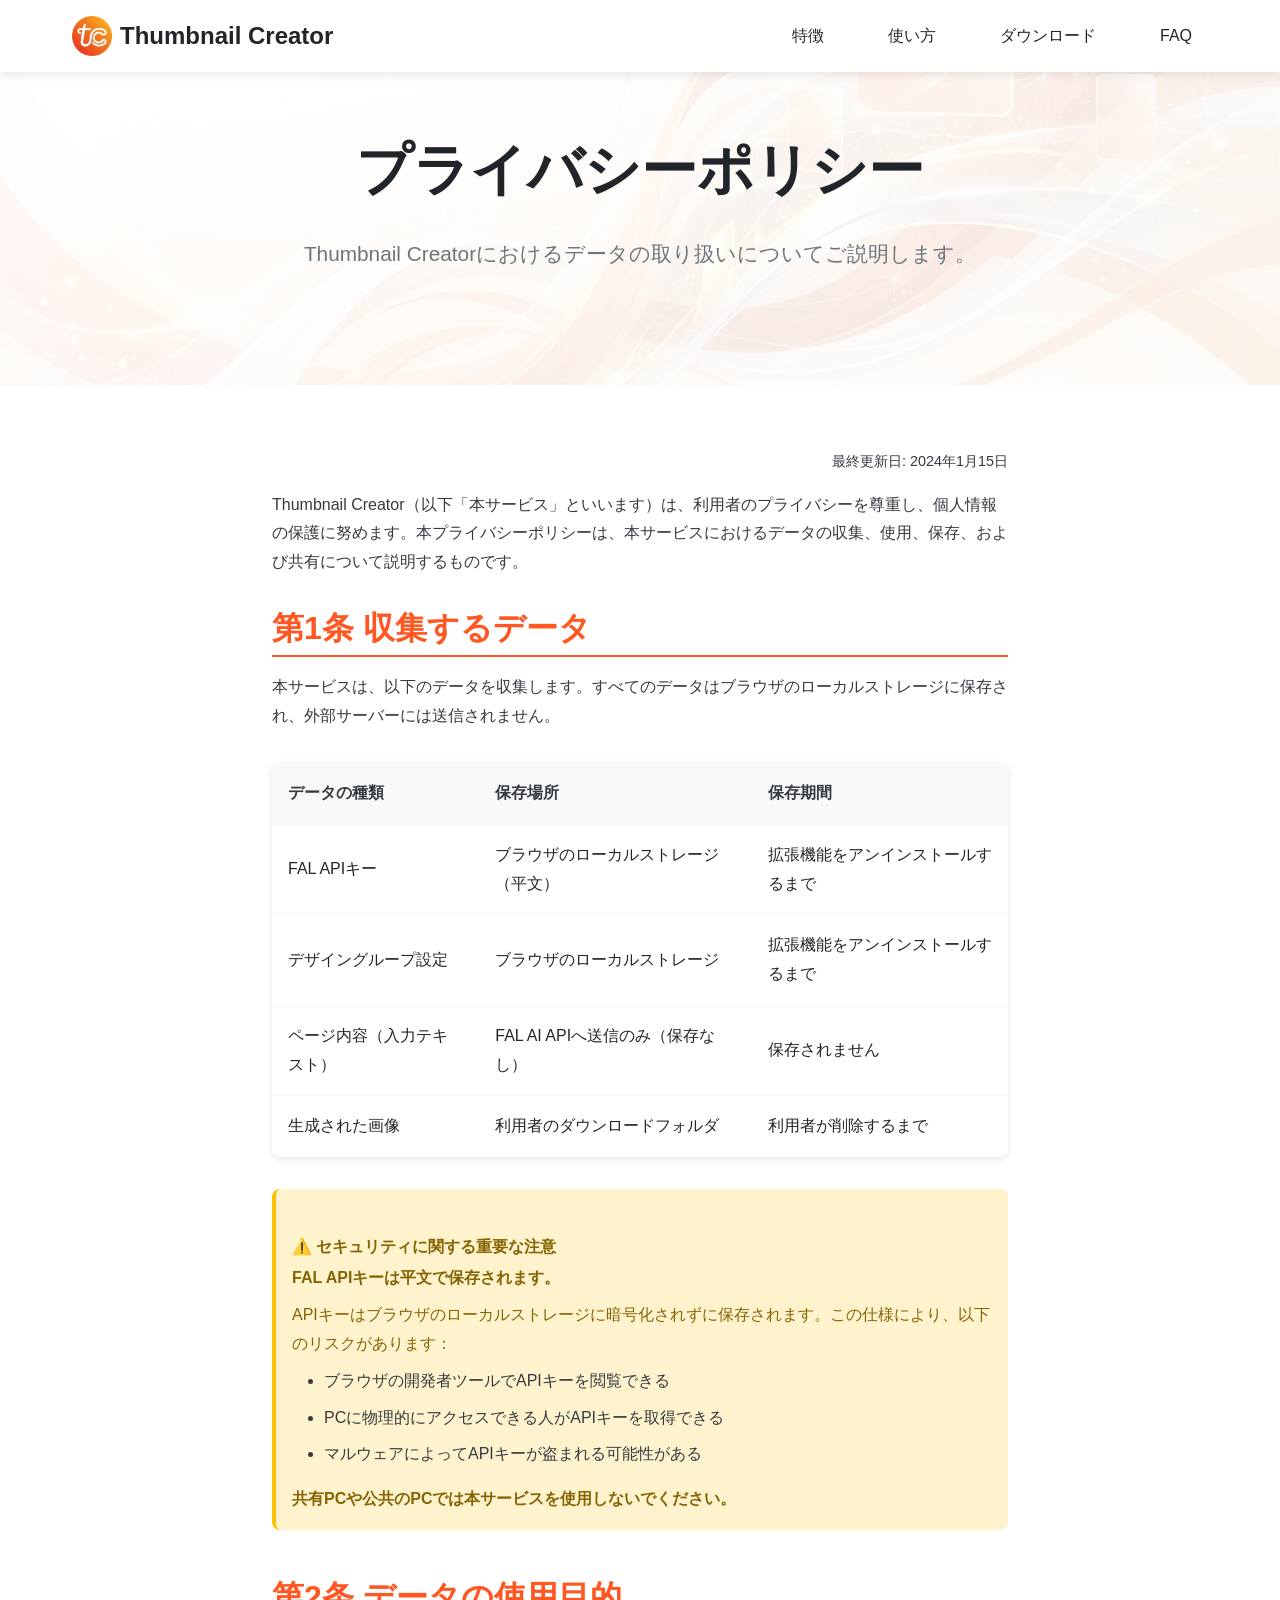
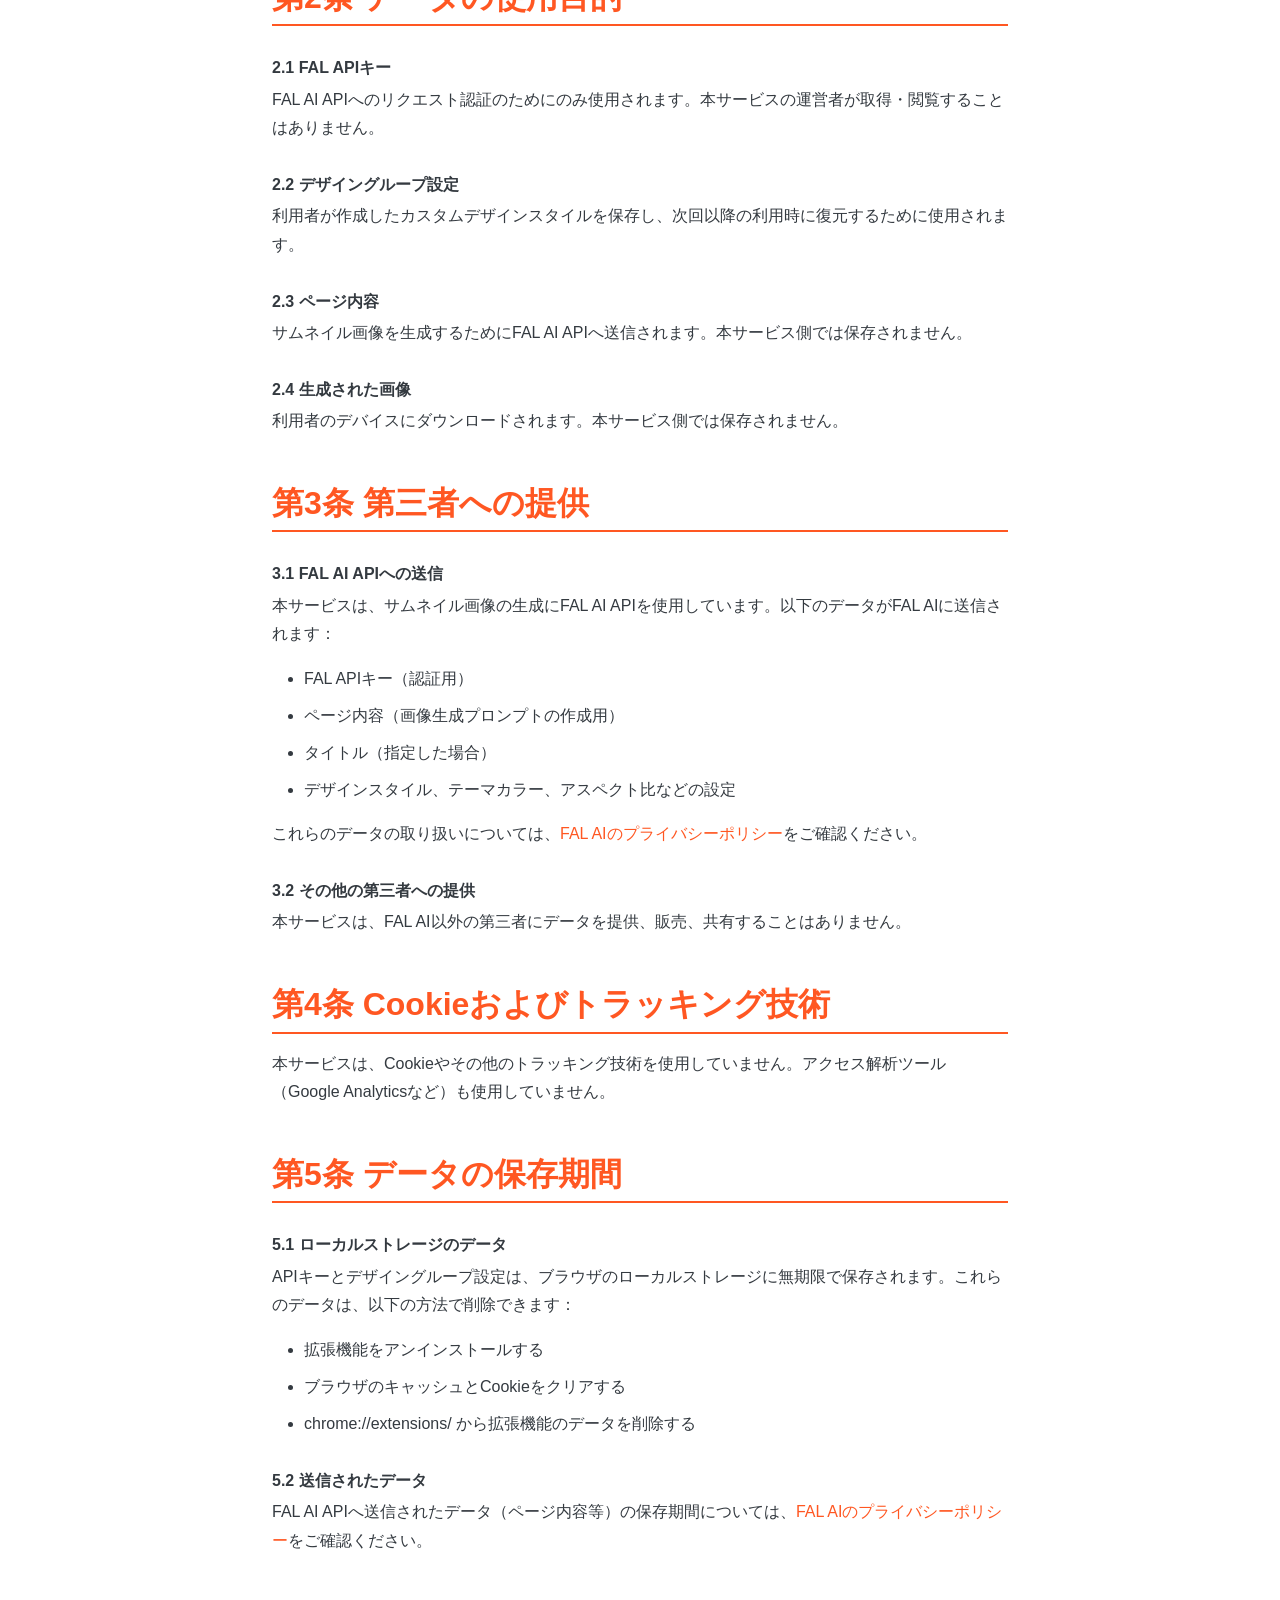
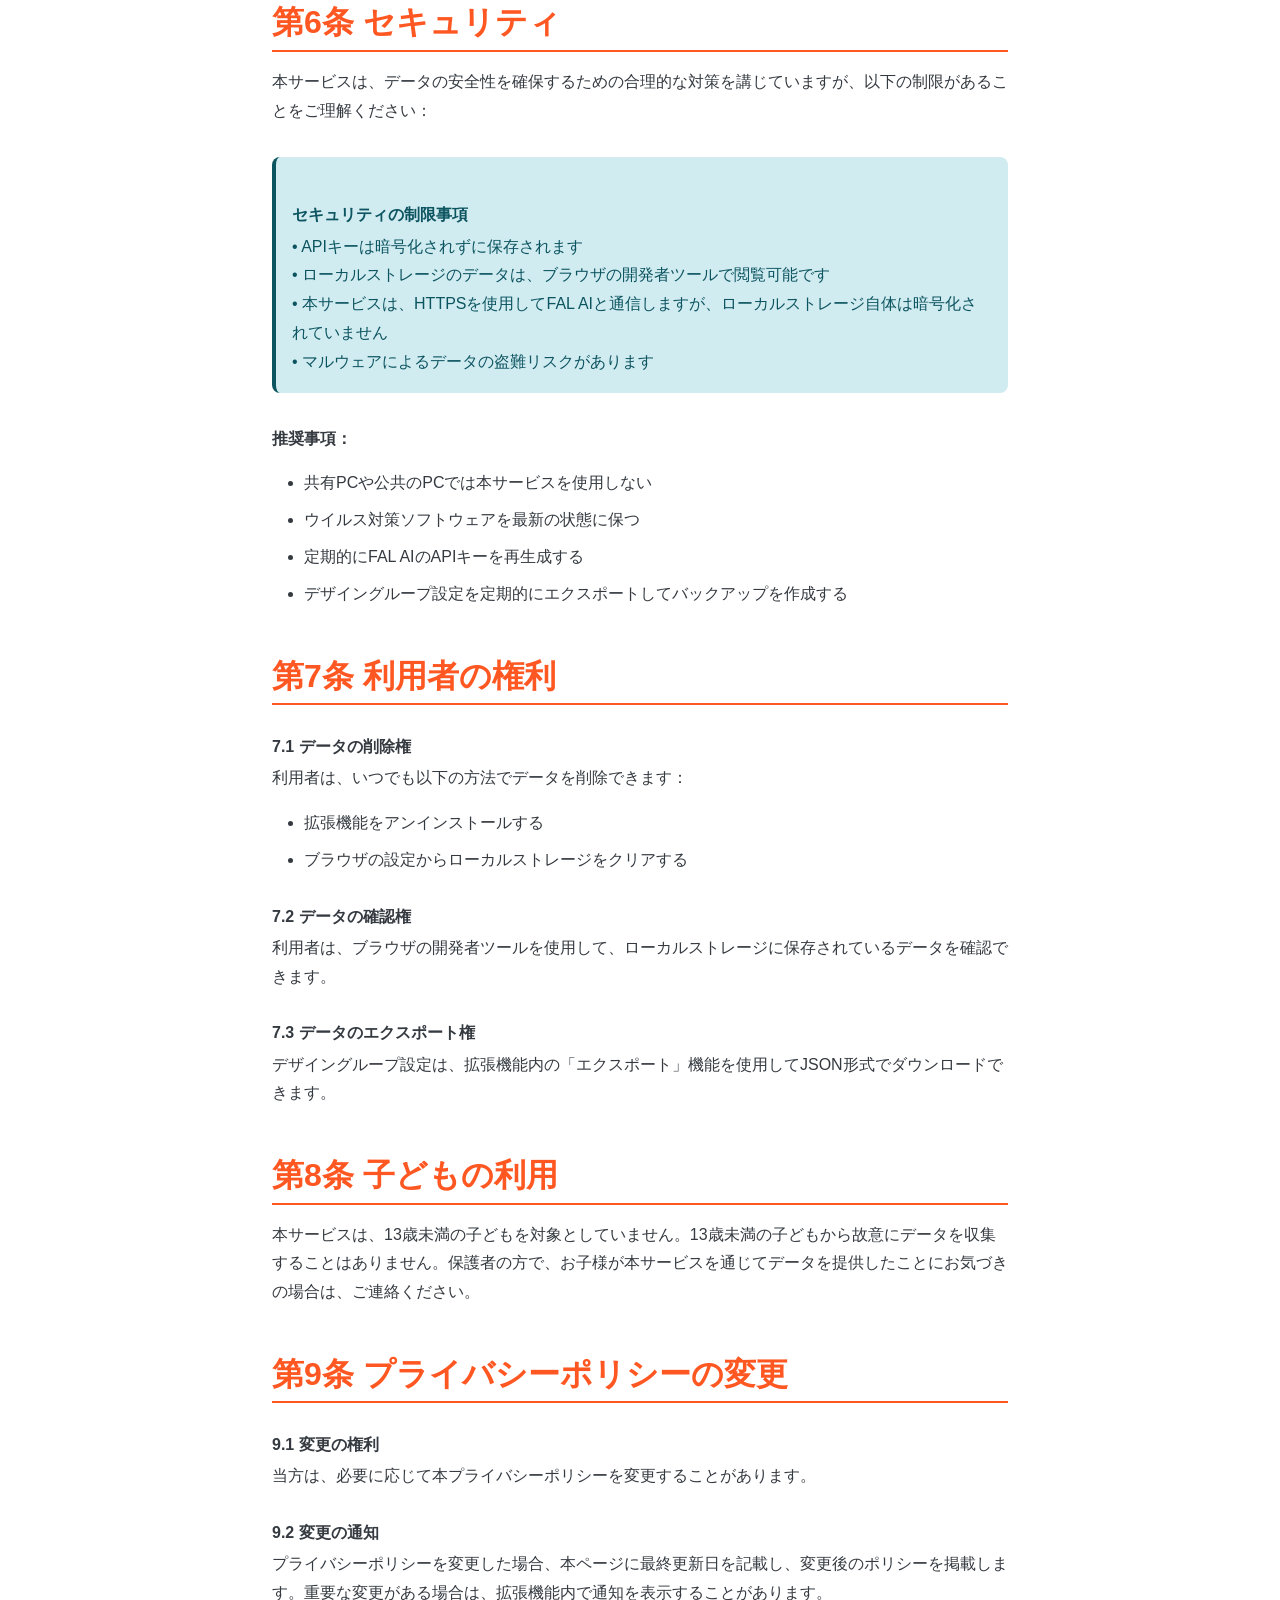
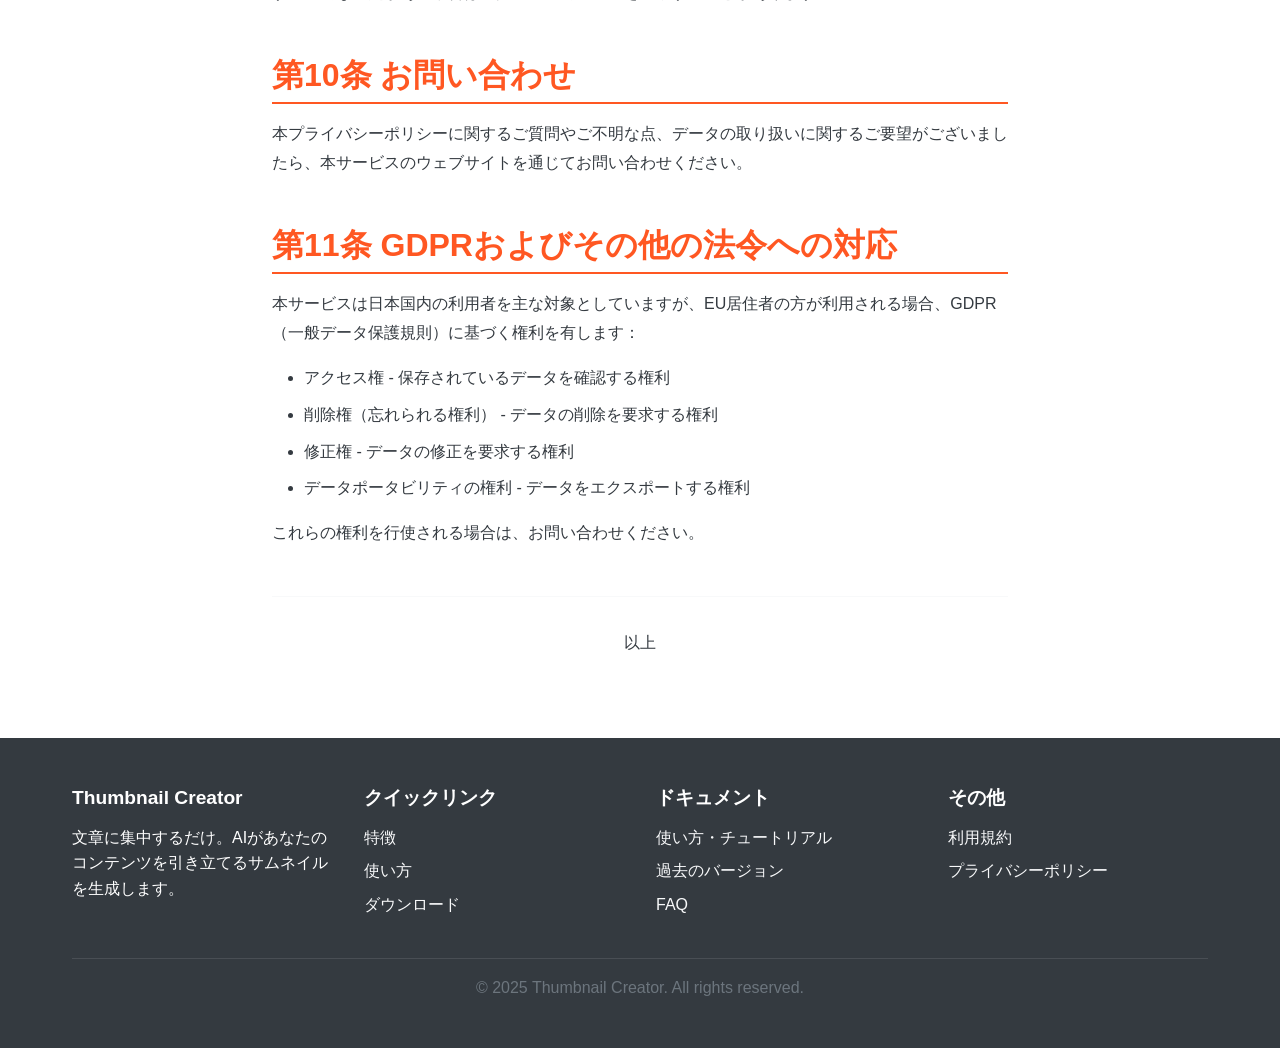
<file: privacy.html>
<!DOCTYPE html>
<html lang="ja">
<head>
  <meta charset="UTF-8">
  <meta name="viewport" content="width=device-width, initial-scale=1.0">
  <meta name="description" content="Thumbnail Creatorのプライバシーポリシー。データの収集、使用目的、第三者への提供、セキュリティに関する情報をご確認ください。">
  <title>プライバシーポリシー | Thumbnail Creator</title>
  <link rel="icon" type="image/png" href="images/logo.png">
  <link rel="stylesheet" href="css/style.css">
  <style>
    .privacy-content {
      line-height: 1.8;
    }

    .privacy-content h3 {
      color: var(--color-primary);
      margin-top: var(--spacing-lg);
      margin-bottom: var(--spacing-sm);
      padding-bottom: 0.5rem;
      border-bottom: 2px solid var(--color-primary);
    }

    .privacy-content h3:first-of-type {
      margin-top: var(--spacing-md);
    }

    .privacy-content h4 {
      color: var(--color-gray-dark);
      margin-top: var(--spacing-md);
      margin-bottom: var(--spacing-xs);
    }

    .privacy-content p {
      margin-bottom: var(--spacing-sm);
      color: var(--color-gray-dark);
    }

    .privacy-content ul {
      padding-left: var(--spacing-md);
      margin-bottom: var(--spacing-sm);
    }

    .privacy-content li {
      margin-bottom: 0.5rem;
      color: var(--color-gray-dark);
    }

    .effective-date {
      text-align: right;
      color: var(--color-gray);
      font-size: 0.9rem;
      margin-bottom: var(--spacing-md);
    }

    .warning-box {
      background-color: #fff3cd;
      border-left: 4px solid #ffc107;
      padding: var(--spacing-sm);
      border-radius: var(--border-radius);
      margin: var(--spacing-md) 0;
    }

    .warning-box h4 {
      color: #856404;
      margin-bottom: 0.5rem;
    }

    .warning-box p {
      color: #856404;
      margin-bottom: 0.5rem;
    }

    .warning-box p:last-child {
      margin-bottom: 0;
    }

    .info-box {
      background-color: #d1ecf1;
      border-left: 4px solid #0c5460;
      padding: var(--spacing-sm);
      border-radius: var(--border-radius);
      margin: var(--spacing-md) 0;
    }

    .info-box h4 {
      color: #0c5460;
      margin-bottom: 0.5rem;
    }

    .info-box p {
      color: #0c5460;
      margin-bottom: 0.5rem;
    }

    .info-box p:last-child {
      margin-bottom: 0;
    }

    .data-table {
      width: 100%;
      border-collapse: collapse;
      margin: var(--spacing-md) 0;
      background-color: var(--color-white);
      box-shadow: 0 2px 8px rgba(0, 0, 0, 0.1);
      border-radius: var(--border-radius);
      overflow: hidden;
    }

    .data-table th,
    .data-table td {
      padding: var(--spacing-sm);
      text-align: left;
      border-bottom: 1px solid var(--color-gray-light);
    }

    .data-table th {
      background-color: var(--color-gray-light);
      font-weight: 600;
      color: var(--color-gray-dark);
    }

    .data-table tbody tr:last-child td {
      border-bottom: none;
    }
  </style>
</head>
<body>
  <!-- Header / Navigation -->
  <header>
    <div class="container">
      <nav>
        <a href="index.html" class="logo">
          <img src="images/logo.png" alt="Thumbnail Creator">
          Thumbnail Creator
        </a>
        <button class="menu-toggle" aria-label="メニューを開く" aria-expanded="false">
          ☰
        </button>
        <ul class="nav-links">
          <li><a href="index.html#features">特徴</a></li>
          <li><a href="tutorial.html">使い方</a></li>
          <li><a href="index.html#download">ダウンロード</a></li>
          <li><a href="index.html#faq">FAQ</a></li>
        </ul>
      </nav>
    </div>
  </header>

  <!-- Privacy Hero -->
  <section class="hero">
    <div class="container">
      <div class="hero-content">
        <h1>プライバシーポリシー</h1>
        <p class="hero-subtitle">
          Thumbnail Creatorにおけるデータの取り扱いについてご説明します。
        </p>
      </div>
    </div>
  </section>

  <!-- Privacy Content -->
  <section class="content-section">
    <div class="container container-narrow">
      <div class="privacy-content">
        <p class="effective-date">最終更新日: 2024年1月15日</p>

        <p>
          Thumbnail Creator（以下「本サービス」といいます）は、利用者のプライバシーを尊重し、個人情報の保護に努めます。本プライバシーポリシーは、本サービスにおけるデータの収集、使用、保存、および共有について説明するものです。
        </p>

        <h3>第1条 収集するデータ</h3>

        <p>本サービスは、以下のデータを収集します。すべてのデータはブラウザのローカルストレージに保存され、外部サーバーには送信されません。</p>

        <table class="data-table">
          <thead>
            <tr>
              <th>データの種類</th>
              <th>保存場所</th>
              <th>保存期間</th>
            </tr>
          </thead>
          <tbody>
            <tr>
              <td>FAL APIキー</td>
              <td>ブラウザのローカルストレージ（平文）</td>
              <td>拡張機能をアンインストールするまで</td>
            </tr>
            <tr>
              <td>デザイングループ設定</td>
              <td>ブラウザのローカルストレージ</td>
              <td>拡張機能をアンインストールするまで</td>
            </tr>
            <tr>
              <td>ページ内容（入力テキスト）</td>
              <td>FAL AI APIへ送信のみ（保存なし）</td>
              <td>保存されません</td>
            </tr>
            <tr>
              <td>生成された画像</td>
              <td>利用者のダウンロードフォルダ</td>
              <td>利用者が削除するまで</td>
            </tr>
          </tbody>
        </table>

        <div class="warning-box">
          <h4>⚠️ セキュリティに関する重要な注意</h4>
          <p>
            <strong>FAL APIキーは平文で保存されます。</strong>
          </p>
          <p>
            APIキーはブラウザのローカルストレージに暗号化されずに保存されます。この仕様により、以下のリスクがあります：
          </p>
          <ul>
            <li>ブラウザの開発者ツールでAPIキーを閲覧できる</li>
            <li>PCに物理的にアクセスできる人がAPIキーを取得できる</li>
            <li>マルウェアによってAPIキーが盗まれる可能性がある</li>
          </ul>
          <p>
            <strong>共有PCや公共のPCでは本サービスを使用しないでください。</strong>
          </p>
        </div>

        <h3>第2条 データの使用目的</h3>

        <h4>2.1 FAL APIキー</h4>
        <p>
          FAL AI APIへのリクエスト認証のためにのみ使用されます。本サービスの運営者が取得・閲覧することはありません。
        </p>

        <h4>2.2 デザイングループ設定</h4>
        <p>
          利用者が作成したカスタムデザインスタイルを保存し、次回以降の利用時に復元するために使用されます。
        </p>

        <h4>2.3 ページ内容</h4>
        <p>
          サムネイル画像を生成するためにFAL AI APIへ送信されます。本サービス側では保存されません。
        </p>

        <h4>2.4 生成された画像</h4>
        <p>
          利用者のデバイスにダウンロードされます。本サービス側では保存されません。
        </p>

        <h3>第3条 第三者への提供</h3>

        <h4>3.1 FAL AI APIへの送信</h4>
        <p>
          本サービスは、サムネイル画像の生成にFAL AI APIを使用しています。以下のデータがFAL AIに送信されます：
        </p>
        <ul>
          <li>FAL APIキー（認証用）</li>
          <li>ページ内容（画像生成プロンプトの作成用）</li>
          <li>タイトル（指定した場合）</li>
          <li>デザインスタイル、テーマカラー、アスペクト比などの設定</li>
        </ul>

        <p>
          これらのデータの取り扱いについては、<a href="https://fal.ai/privacy" target="_blank" rel="noopener noreferrer">FAL AIのプライバシーポリシー</a>をご確認ください。
        </p>

        <h4>3.2 その他の第三者への提供</h4>
        <p>
          本サービスは、FAL AI以外の第三者にデータを提供、販売、共有することはありません。
        </p>

        <h3>第4条 Cookieおよびトラッキング技術</h3>

        <p>
          本サービスは、Cookieやその他のトラッキング技術を使用していません。アクセス解析ツール（Google Analyticsなど）も使用していません。
        </p>

        <h3>第5条 データの保存期間</h3>

        <h4>5.1 ローカルストレージのデータ</h4>
        <p>
          APIキーとデザイングループ設定は、ブラウザのローカルストレージに無期限で保存されます。これらのデータは、以下の方法で削除できます：
        </p>
        <ul>
          <li>拡張機能をアンインストールする</li>
          <li>ブラウザのキャッシュとCookieをクリアする</li>
          <li>chrome://extensions/ から拡張機能のデータを削除する</li>
        </ul>

        <h4>5.2 送信されたデータ</h4>
        <p>
          FAL AI APIへ送信されたデータ（ページ内容等）の保存期間については、<a href="https://fal.ai/privacy" target="_blank" rel="noopener noreferrer">FAL AIのプライバシーポリシー</a>をご確認ください。
        </p>

        <h3>第6条 セキュリティ</h3>

        <p>
          本サービスは、データの安全性を確保するための合理的な対策を講じていますが、以下の制限があることをご理解ください：
        </p>

        <div class="info-box">
          <h4>セキュリティの制限事項</h4>
          <p>
            • APIキーは暗号化されずに保存されます<br>
            • ローカルストレージのデータは、ブラウザの開発者ツールで閲覧可能です<br>
            • 本サービスは、HTTPSを使用してFAL AIと通信しますが、ローカルストレージ自体は暗号化されていません<br>
            • マルウェアによるデータの盗難リスクがあります
          </p>
        </div>

        <p>
          <strong>推奨事項：</strong>
        </p>
        <ul>
          <li>共有PCや公共のPCでは本サービスを使用しない</li>
          <li>ウイルス対策ソフトウェアを最新の状態に保つ</li>
          <li>定期的にFAL AIのAPIキーを再生成する</li>
          <li>デザイングループ設定を定期的にエクスポートしてバックアップを作成する</li>
        </ul>

        <h3>第7条 利用者の権利</h3>

        <h4>7.1 データの削除権</h4>
        <p>
          利用者は、いつでも以下の方法でデータを削除できます：
        </p>
        <ul>
          <li>拡張機能をアンインストールする</li>
          <li>ブラウザの設定からローカルストレージをクリアする</li>
        </ul>

        <h4>7.2 データの確認権</h4>
        <p>
          利用者は、ブラウザの開発者ツールを使用して、ローカルストレージに保存されているデータを確認できます。
        </p>

        <h4>7.3 データのエクスポート権</h4>
        <p>
          デザイングループ設定は、拡張機能内の「エクスポート」機能を使用してJSON形式でダウンロードできます。
        </p>

        <h3>第8条 子どもの利用</h3>

        <p>
          本サービスは、13歳未満の子どもを対象としていません。13歳未満の子どもから故意にデータを収集することはありません。保護者の方で、お子様が本サービスを通じてデータを提供したことにお気づきの場合は、ご連絡ください。
        </p>

        <h3>第9条 プライバシーポリシーの変更</h3>

        <h4>9.1 変更の権利</h4>
        <p>
          当方は、必要に応じて本プライバシーポリシーを変更することがあります。
        </p>

        <h4>9.2 変更の通知</h4>
        <p>
          プライバシーポリシーを変更した場合、本ページに最終更新日を記載し、変更後のポリシーを掲載します。重要な変更がある場合は、拡張機能内で通知を表示することがあります。
        </p>

        <h3>第10条 お問い合わせ</h3>

        <p>
          本プライバシーポリシーに関するご質問やご不明な点、データの取り扱いに関するご要望がございましたら、本サービスのウェブサイトを通じてお問い合わせください。
        </p>

        <h3>第11条 GDPRおよびその他の法令への対応</h3>

        <p>
          本サービスは日本国内の利用者を主な対象としていますが、EU居住者の方が利用される場合、GDPR（一般データ保護規則）に基づく権利を有します：
        </p>
        <ul>
          <li>アクセス権 - 保存されているデータを確認する権利</li>
          <li>削除権（忘れられる権利） - データの削除を要求する権利</li>
          <li>修正権 - データの修正を要求する権利</li>
          <li>データポータビリティの権利 - データをエクスポートする権利</li>
        </ul>

        <p>
          これらの権利を行使される場合は、お問い合わせください。
        </p>

        <div style="text-align: center; margin-top: var(--spacing-lg); padding-top: var(--spacing-md); border-top: 1px solid var(--color-gray-light);">
          <p>以上</p>
        </div>
      </div>
    </div>
  </section>

  <!-- Footer -->
  <footer>
    <div class="container">
      <div class="footer-content">
        <div class="footer-section">
          <h3>Thumbnail Creator</h3>
          <p>文章に集中するだけ。AIがあなたのコンテンツを引き立てるサムネイルを生成します。</p>
        </div>

        <div class="footer-section">
          <h3>クイックリンク</h3>
          <ul>
            <li><a href="index.html#features">特徴</a></li>
            <li><a href="index.html#how-to-use">使い方</a></li>
            <li><a href="index.html#download">ダウンロード</a></li>
          </ul>
        </div>

        <div class="footer-section">
          <h3>ドキュメント</h3>
          <ul>
            <li><a href="tutorial.html">使い方・チュートリアル</a></li>
            <li><a href="versions.html">過去のバージョン</a></li>
            <li><a href="index.html#faq">FAQ</a></li>
          </ul>
        </div>

        <div class="footer-section">
          <h3>その他</h3>
          <ul>
            <li><a href="terms.html">利用規約</a></li>
            <li><a href="privacy.html">プライバシーポリシー</a></li>
          </ul>
        </div>
      </div>

      <div class="footer-bottom">
        <p>&copy; 2025 Thumbnail Creator. All rights reserved.</p>
      </div>
    </div>
  </footer>

  <script src="js/script.js"></script>
</body>
</html>
</file>
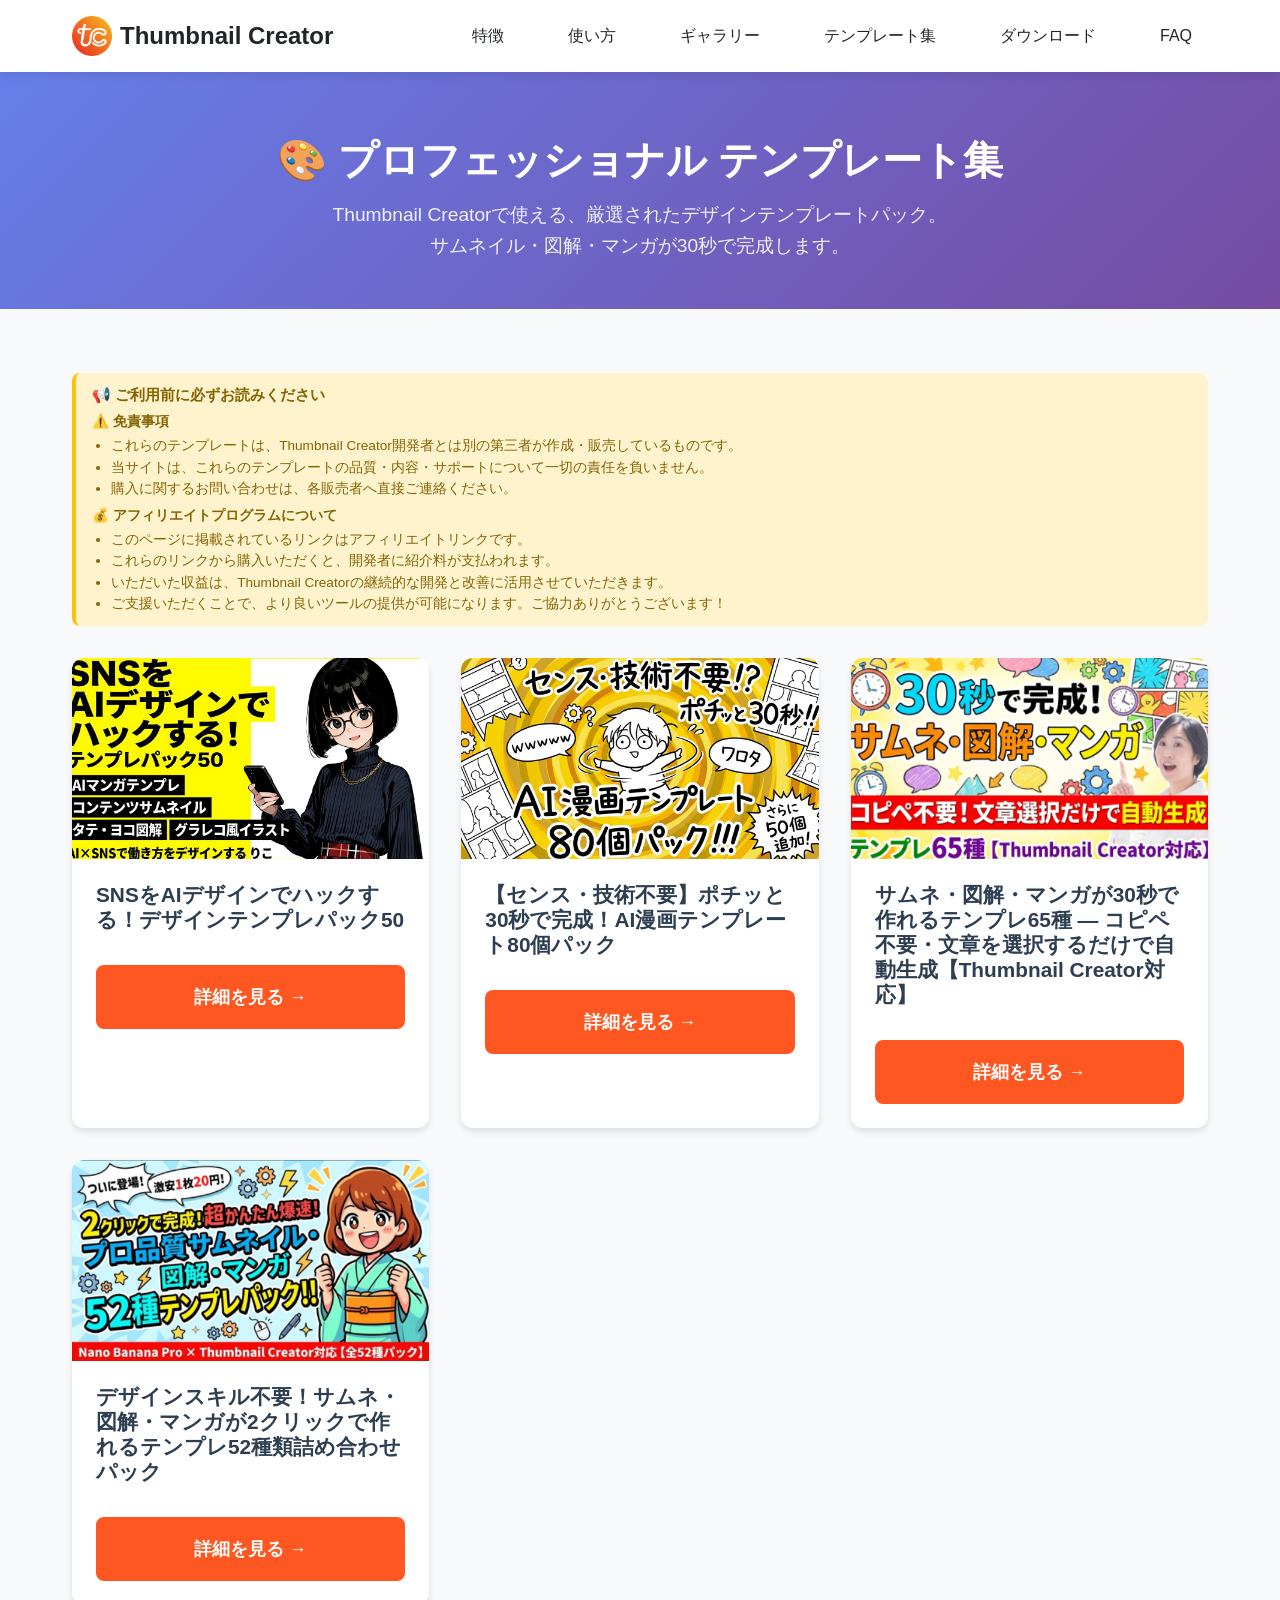
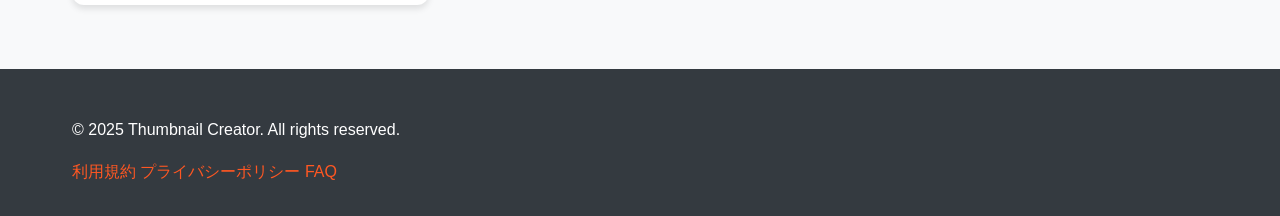
<file: templates.html>
<!DOCTYPE html>
<html lang="ja">
<head>
  <meta charset="UTF-8">
  <meta name="viewport" content="width=device-width, initial-scale=1.0">

  <!-- SEO Meta Tags -->
  <meta name="description" content="Thumbnail Creator用のプロフェッショナルなデザインテンプレートパック。サムネイル、図解、マンガが30秒で作れるテンプレート集。コピペ不要で文章を選択するだけで自動生成。">
  <meta name="keywords" content="サムネイルテンプレート,AIマンガテンプレート,図解テンプレート,デザインテンプレート,Thumbnail Creator,サムネイル作成,AIデザイン">
  <meta name="author" content="Thumbnail Creator">
  <meta name="robots" content="index, follow">

  <!-- Open Graph / Facebook -->
  <meta property="og:type" content="website">
  <meta property="og:url" content="https://thumbnail-creator.kei31.com/templates.html">
  <meta property="og:site_name" content="Thumbnail Creator">
  <meta property="og:title" content="テンプレート集 - Thumbnail Creator">
  <meta property="og:description" content="プロフェッショナルなデザインテンプレートパック。サムネイル、図解、マンガが30秒で作れます。">
  <meta property="og:image" content="https://thumbnail-creator.kei31.com/images/templates/3.jpg">

  <!-- Twitter Card -->
  <meta name="twitter:card" content="summary_large_image">
  <meta name="twitter:title" content="テンプレート集 - Thumbnail Creator">
  <meta name="twitter:description" content="プロフェッショナルなデザインテンプレートパック。サムネイル、図解、マンガが30秒で作れます。">
  <meta name="twitter:image" content="https://thumbnail-creator.kei31.com/images/templates/3.jpg">

  <title>テンプレート集 - Thumbnail Creator</title>

  <!-- Favicon - Google Search Compatible -->
  <link rel="icon" type="image/x-icon" href="/favicon.ico">
  <link rel="icon" type="image/png" sizes="16x16" href="/images/favicon-16x16.png">
  <link rel="icon" type="image/png" sizes="32x32" href="/images/favicon-32x32.png">
  <link rel="icon" type="image/png" sizes="192x192" href="/images/favicon-192x192.png">
  <link rel="apple-touch-icon" sizes="180x180" href="/images/logo.png">
  <link rel="shortcut icon" href="/favicon.ico">

  <link rel="stylesheet" href="css/style.css">

  <style>
    .template-hero {
      background: linear-gradient(135deg, #667eea 0%, #764ba2 100%);
      color: white;
      padding: 4rem 0 3rem;
      text-align: center;
    }

    .template-hero h1 {
      font-size: 2.5rem;
      margin-bottom: 1rem;
    }

    .template-hero p {
      font-size: 1.2rem;
      opacity: 0.9;
      max-width: 700px;
      margin: 0 auto;
    }

    .templates-section {
      padding: 4rem 0;
      background: #f8f9fa;
    }

    .templates-grid {
      display: grid;
      grid-template-columns: repeat(auto-fill, minmax(350px, 1fr));
      gap: 2rem;
      margin-top: 2rem;
    }

    .template-card {
      background: white;
      border-radius: 12px;
      overflow: hidden;
      box-shadow: 0 4px 6px rgba(0, 0, 0, 0.1);
      transition: transform 0.3s ease, box-shadow 0.3s ease;
    }

    .template-card:hover {
      transform: translateY(-8px);
      box-shadow: 0 12px 24px rgba(0, 0, 0, 0.15);
    }

    .template-card-image {
      width: 100%;
      aspect-ratio: 16 / 9;
      object-fit: cover;
      display: block;
    }

    .template-card-content {
      padding: 1.5rem;
    }

    .template-card h3 {
      font-size: 1.3rem;
      margin-bottom: 1rem;
      color: #2c3e50;
    }

    .template-card .btn-primary {
      width: 100%;
      text-align: center;
      margin-top: 1rem;
    }

    @media (max-width: 768px) {
      .template-hero h1 {
        font-size: 2rem;
      }

      .template-hero p {
        font-size: 1rem;
      }

      .templates-grid {
        grid-template-columns: 1fr;
        gap: 1.5rem;
      }
    }
  </style>
</head>
<body>
  <!-- Header / Navigation -->
  <header>
    <div class="container">
      <nav>
        <a href="index.html" class="logo">
          <img src="images/logo.png" alt="Thumbnail Creator">
          Thumbnail Creator
        </a>
        <button class="menu-toggle" aria-label="メニューを開く" aria-expanded="false">
          ☰
        </button>
        <ul class="nav-links">
          <li><a href="index.html#features">特徴</a></li>
          <li><a href="index.html#how-to-use">使い方</a></li>
          <li><a href="index.html#gallery">ギャラリー</a></li>
          <li><a href="templates.html">テンプレート集</a></li>
          <li><a href="index.html#download">ダウンロード</a></li>
          <li><a href="index.html#faq">FAQ</a></li>
        </ul>
      </nav>
    </div>
  </header>

  <!-- Hero Section -->
  <section class="template-hero">
    <div class="container">
      <h1>🎨 プロフェッショナル テンプレート集</h1>
      <p>
        Thumbnail Creatorで使える、厳選されたデザインテンプレートパック。<br>
        サムネイル・図解・マンガが30秒で完成します。
      </p>
    </div>
  </section>

  <!-- Templates Section -->
  <section class="templates-section">
    <div class="container">

      <!-- 注意事項・アフィリエイト情報 -->
      <div style="background: #fff3cd; border-left: 4px solid #ffc107; padding: 0.8rem 1rem; margin-bottom: 2rem; border-radius: 8px;">
        <h3 style="margin-top: 0; margin-bottom: 0.5rem; color: #856404; font-size: 0.95rem;">📢 ご利用前に必ずお読みください</h3>
        <div style="color: #856404; line-height: 1.4; font-size: 0.85rem;">
          <p style="margin: 0.3rem 0;"><strong>⚠️ 免責事項</strong></p>
          <ul style="margin: 0.2rem 0 0.5rem 1.2rem; padding-left: 0;">
            <li style="margin-bottom: 0.15rem;">これらのテンプレートは、Thumbnail Creator開発者とは別の第三者が作成・販売しているものです。</li>
            <li style="margin-bottom: 0.15rem;">当サイトは、これらのテンプレートの品質・内容・サポートについて一切の責任を負いません。</li>
            <li style="margin-bottom: 0.15rem;">購入に関するお問い合わせは、各販売者へ直接ご連絡ください。</li>
          </ul>

          <p style="margin: 0.5rem 0 0.3rem 0;"><strong>💰 アフィリエイトプログラムについて</strong></p>
          <ul style="margin: 0.2rem 0 0 1.2rem; padding-left: 0;">
            <li style="margin-bottom: 0.15rem;">このページに掲載されているリンクはアフィリエイトリンクです。</li>
            <li style="margin-bottom: 0.15rem;">これらのリンクから購入いただくと、開発者に紹介料が支払われます。</li>
            <li style="margin-bottom: 0.15rem;">いただいた収益は、Thumbnail Creatorの継続的な開発と改善に活用させていただきます。</li>
            <li style="margin-bottom: 0;">ご支援いただくことで、より良いツールの提供が可能になります。ご協力ありがとうございます！</li>
          </ul>
        </div>
      </div>

      <div class="templates-grid">

        <!-- Template 4 -->
        <div class="template-card">
          <a href="https://brmk.io/PnBtMz" target="_blank" rel="noopener noreferrer">
            <img src="images/templates/4.jpg" alt="SNSをAIデザインでハックする！デザインテンプレパック50" class="template-card-image">
          </a>
          <div class="template-card-content">
            <h3>SNSをAIデザインでハックする！デザインテンプレパック50</h3>
            <a href="https://brmk.io/PnBtMz" target="_blank" rel="noopener noreferrer" class="btn btn-primary">
              詳細を見る →
            </a>
          </div>
        </div>

        <!-- Template 3 -->
        <div class="template-card">
          <a href="https://brmk.io/EuKe24" target="_blank" rel="noopener noreferrer">
            <img src="images/templates/3.jpg" alt="AI漫画テンプレート80個パック" class="template-card-image">
          </a>
          <div class="template-card-content">
            <h3>【センス・技術不要】ポチッと30秒で完成！AI漫画テンプレート80個パック</h3>
            <a href="https://brmk.io/EuKe24" target="_blank" rel="noopener noreferrer" class="btn btn-primary">
              詳細を見る →
            </a>
          </div>
        </div>

        <!-- Template 2 -->
        <div class="template-card">
          <a href="https://brmk.io/L9fMmK" target="_blank" rel="noopener noreferrer">
            <img src="images/templates/2.jpg" alt="サムネ・図解・マンガテンプレ65種" class="template-card-image">
          </a>
          <div class="template-card-content">
            <h3>サムネ・図解・マンガが30秒で作れるテンプレ65種 ― コピペ不要・文章を選択するだけで自動生成【Thumbnail Creator対応】</h3>
            <a href="https://brmk.io/L9fMmK" target="_blank" rel="noopener noreferrer" class="btn btn-primary">
              詳細を見る →
            </a>
          </div>
        </div>

        <!-- Template 1 -->
        <div class="template-card">
          <a href="https://brmk.io/IOEnQ5" target="_blank" rel="noopener noreferrer">
            <img src="images/templates/1.jpg" alt="デザインテンプレ52種類詰め合わせパック" class="template-card-image">
          </a>
          <div class="template-card-content">
            <h3>デザインスキル不要！サムネ・図解・マンガが2クリックで作れるテンプレ52種類詰め合わせパック</h3>
            <a href="https://brmk.io/IOEnQ5" target="_blank" rel="noopener noreferrer" class="btn btn-primary">
              詳細を見る →
            </a>
          </div>
        </div>

      </div>
    </div>
  </section>

  <!-- Footer -->
  <footer>
    <div class="container">
      <p>&copy; 2025 Thumbnail Creator. All rights reserved.</p>
      <div class="footer-links">
        <a href="terms.html">利用規約</a>
        <a href="privacy.html">プライバシーポリシー</a>
        <a href="index.html#faq">FAQ</a>
      </div>
    </div>
  </footer>

  <!-- Mobile Menu Script -->
  <script>
    const menuToggle = document.querySelector('.menu-toggle');
    const navLinks = document.querySelector('.nav-links');

    menuToggle.addEventListener('click', () => {
      const isExpanded = menuToggle.getAttribute('aria-expanded') === 'true';
      menuToggle.setAttribute('aria-expanded', !isExpanded);
      navLinks.classList.toggle('active');
    });

    // Close menu when clicking outside
    document.addEventListener('click', (e) => {
      if (!e.target.closest('nav')) {
        menuToggle.setAttribute('aria-expanded', 'false');
        navLinks.classList.remove('active');
      }
    });

    // Close menu when clicking a link
    navLinks.querySelectorAll('a').forEach(link => {
      link.addEventListener('click', () => {
        menuToggle.setAttribute('aria-expanded', 'false');
        navLinks.classList.remove('active');
      });
    });
  </script>
</body>
</html>
</file>
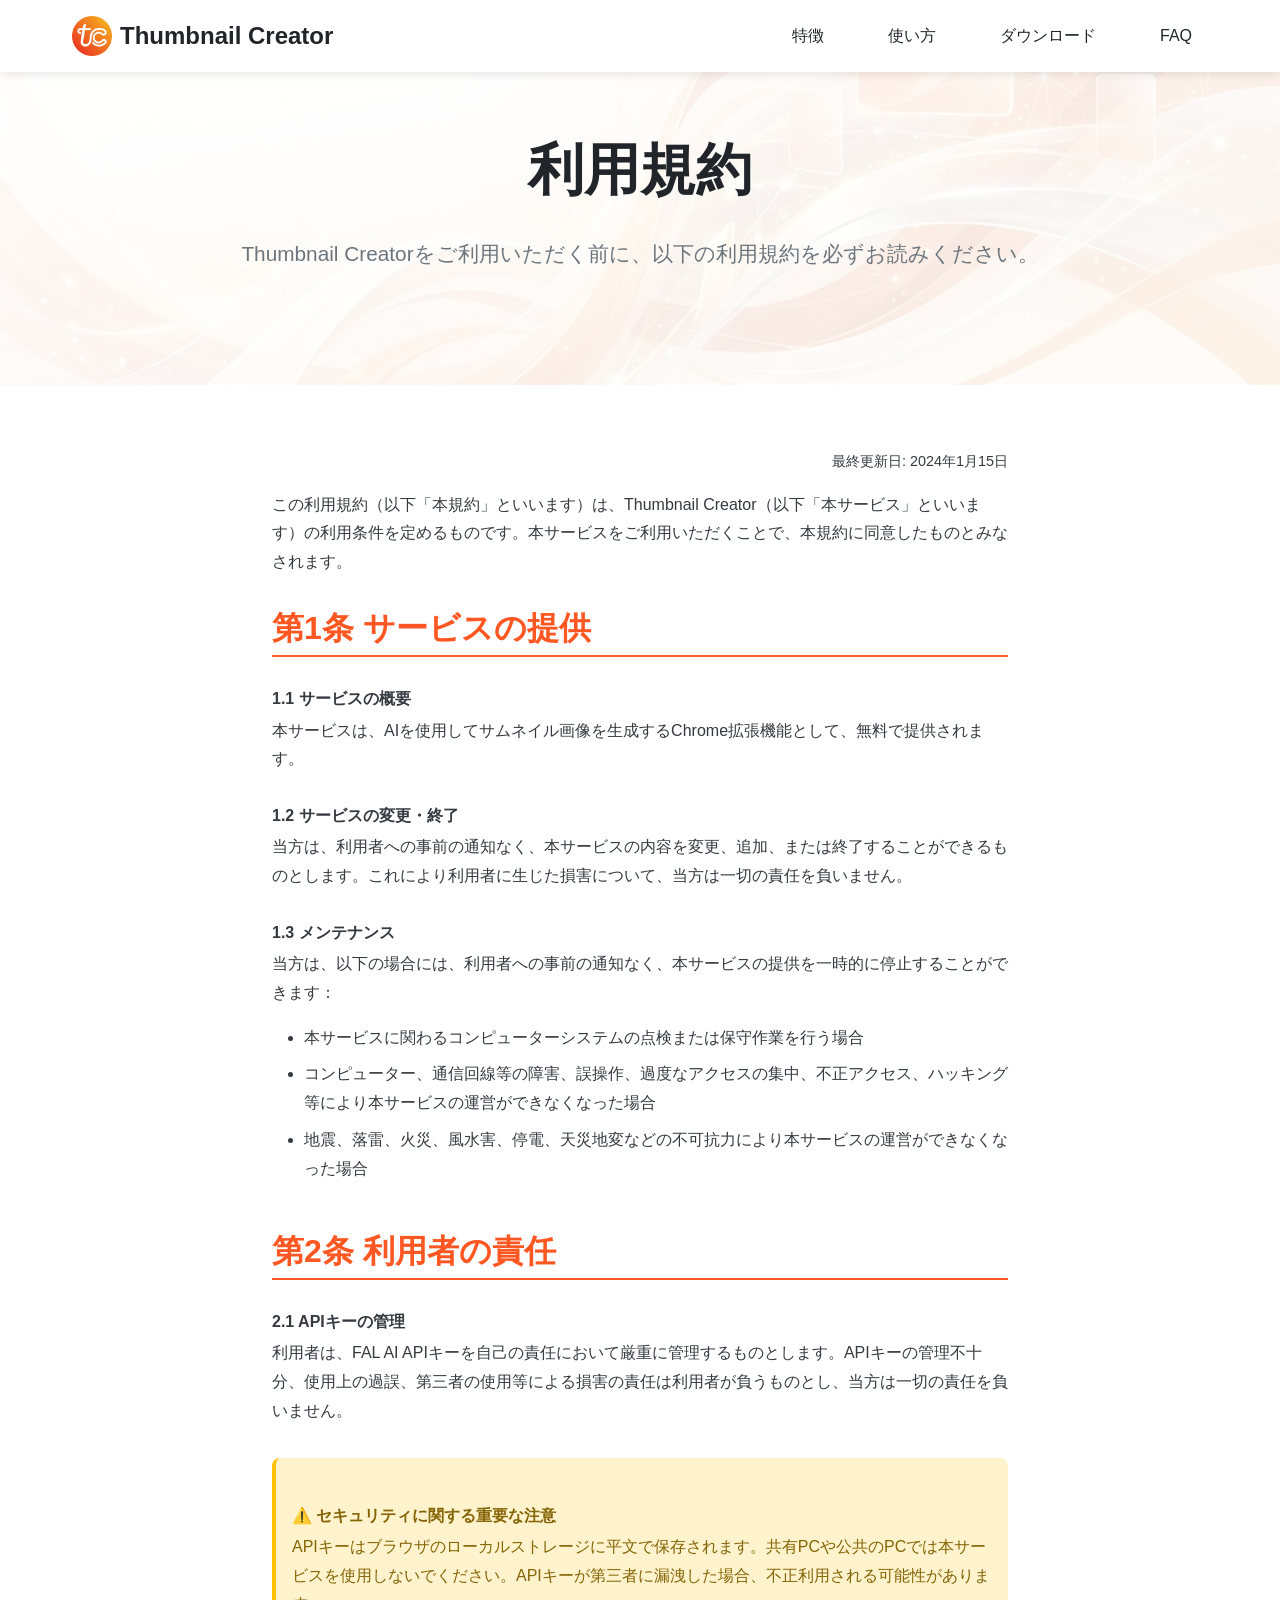
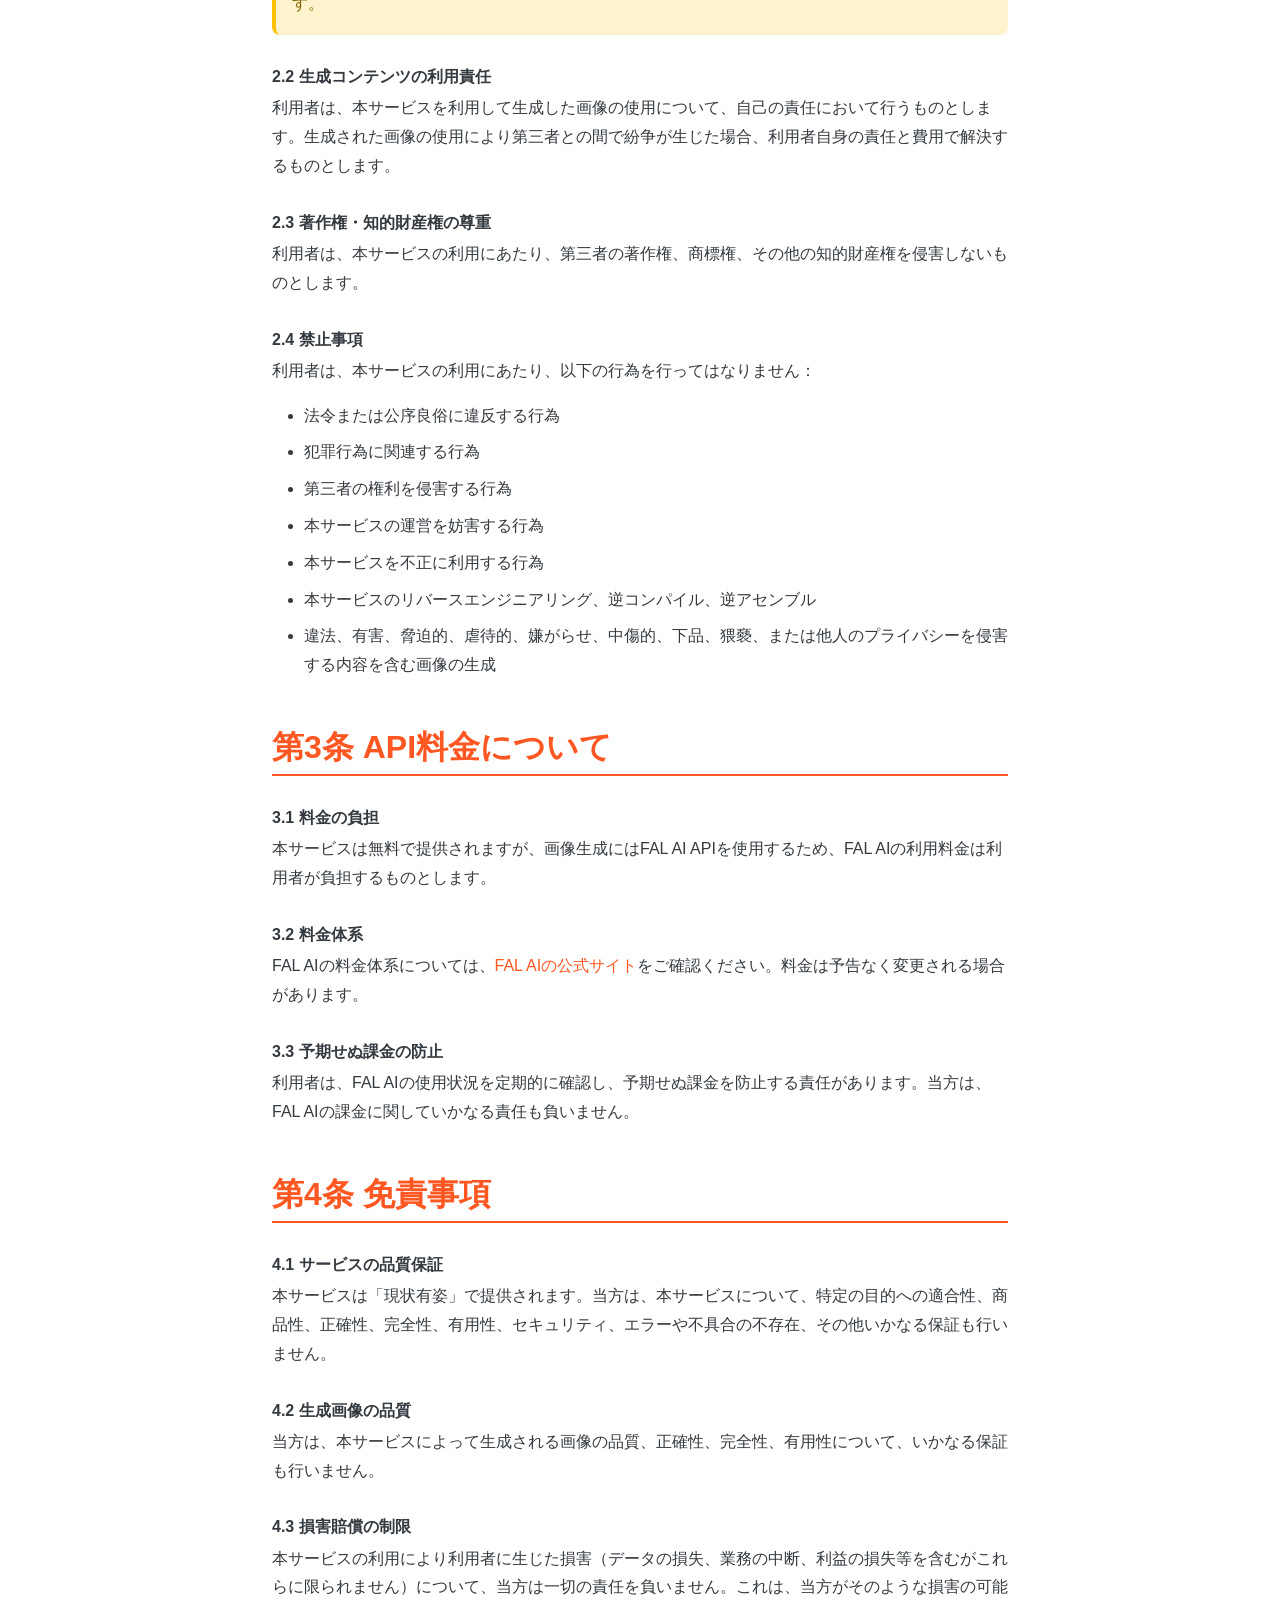
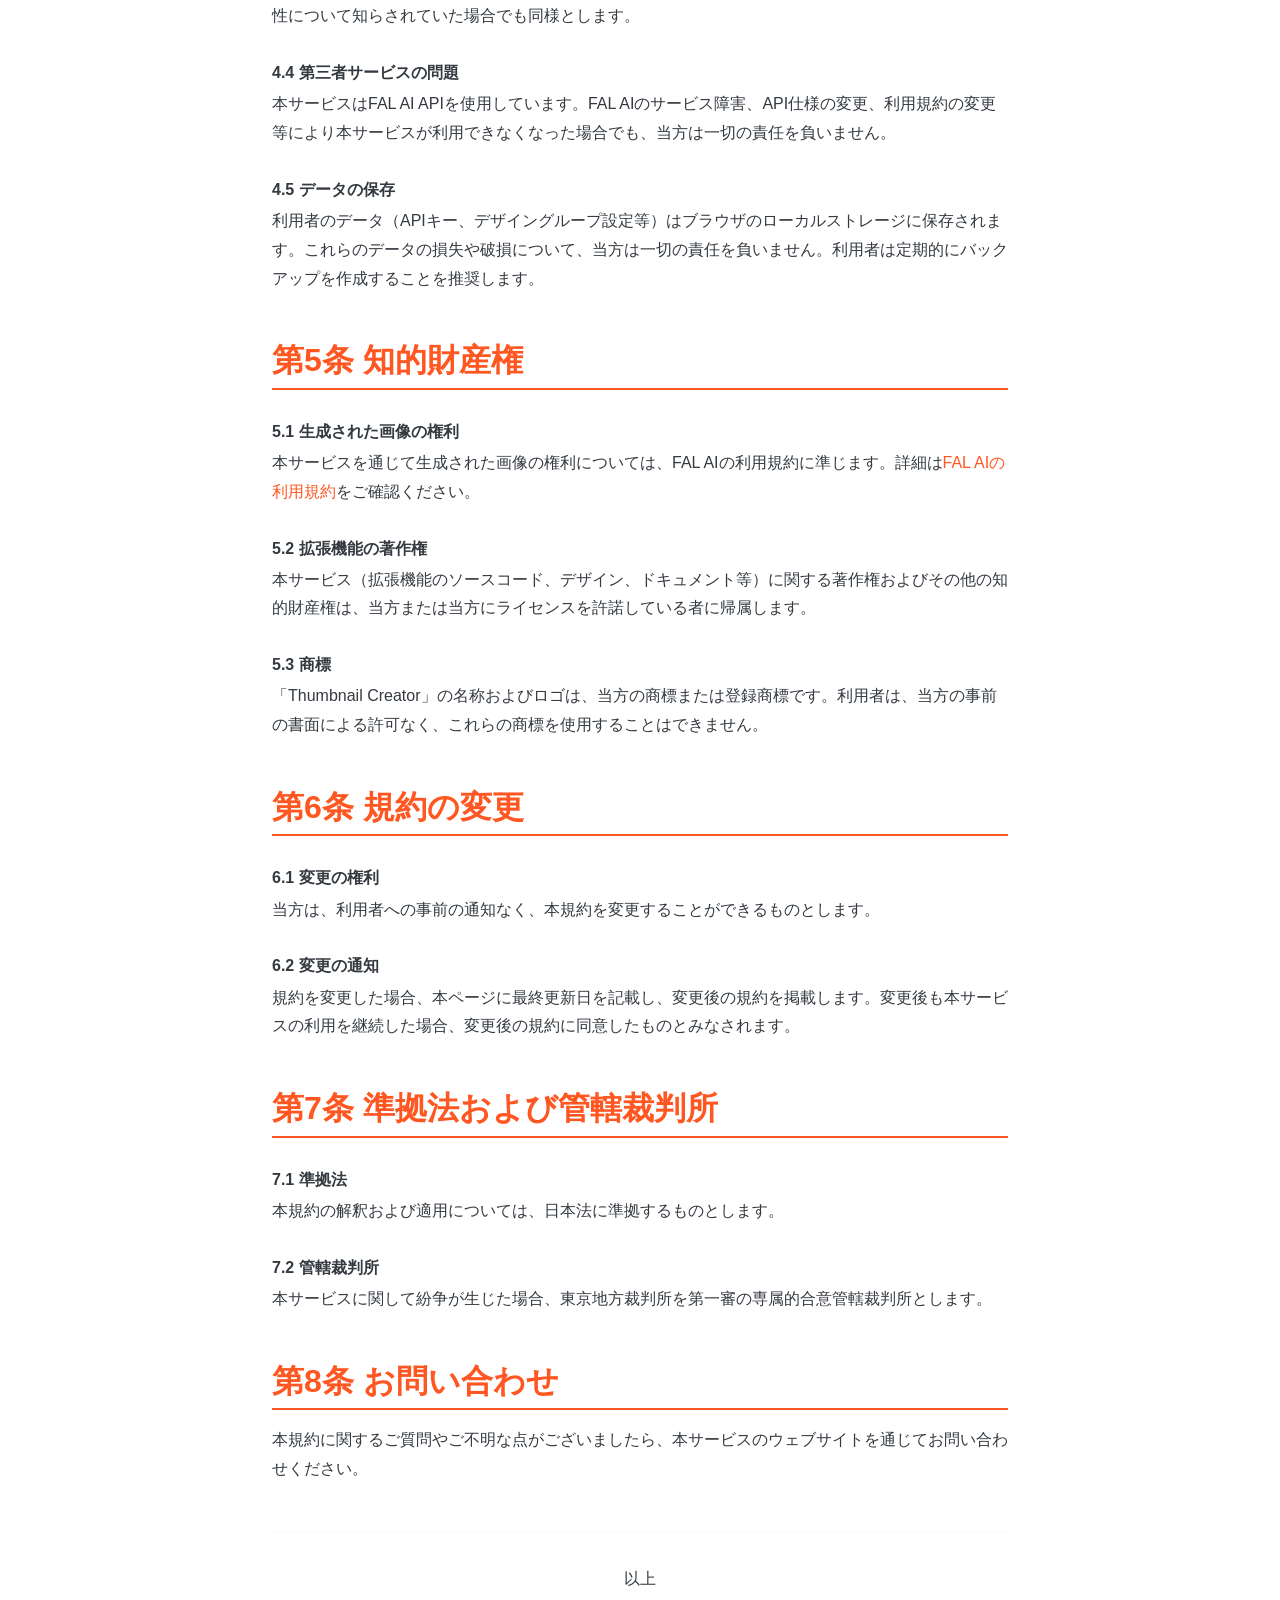
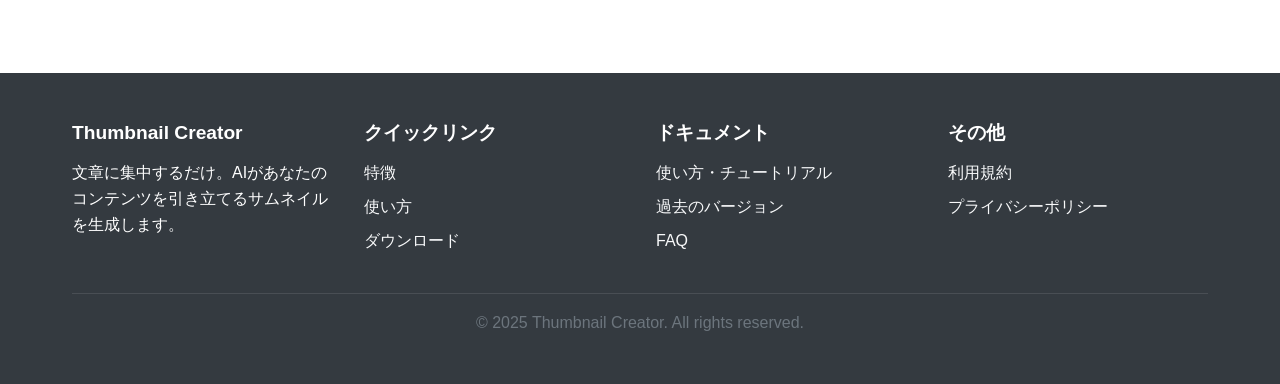
<file: terms.html>
<!DOCTYPE html>
<html lang="ja">
<head>
  <meta charset="UTF-8">
  <meta name="viewport" content="width=device-width, initial-scale=1.0">
  <meta name="description" content="Thumbnail Creatorの利用規約。サービスの利用条件、利用者の責任、API料金、免責事項などをご確認ください。">
  <title>利用規約 | Thumbnail Creator</title>
  <link rel="icon" type="image/png" href="images/logo.png">
  <link rel="stylesheet" href="css/style.css">
  <style>
    .terms-content {
      line-height: 1.8;
    }

    .terms-content h3 {
      color: var(--color-primary);
      margin-top: var(--spacing-lg);
      margin-bottom: var(--spacing-sm);
      padding-bottom: 0.5rem;
      border-bottom: 2px solid var(--color-primary);
    }

    .terms-content h3:first-of-type {
      margin-top: var(--spacing-md);
    }

    .terms-content h4 {
      color: var(--color-gray-dark);
      margin-top: var(--spacing-md);
      margin-bottom: var(--spacing-xs);
    }

    .terms-content p {
      margin-bottom: var(--spacing-sm);
      color: var(--color-gray-dark);
    }

    .terms-content ul {
      padding-left: var(--spacing-md);
      margin-bottom: var(--spacing-sm);
    }

    .terms-content li {
      margin-bottom: 0.5rem;
      color: var(--color-gray-dark);
    }

    .effective-date {
      text-align: right;
      color: var(--color-gray);
      font-size: 0.9rem;
      margin-bottom: var(--spacing-md);
    }

    .warning-box {
      background-color: #fff3cd;
      border-left: 4px solid #ffc107;
      padding: var(--spacing-sm);
      border-radius: var(--border-radius);
      margin: var(--spacing-md) 0;
    }

    .warning-box h4 {
      color: #856404;
      margin-bottom: 0.5rem;
    }

    .warning-box p {
      color: #856404;
      margin-bottom: 0;
    }
  </style>
</head>
<body>
  <!-- Header / Navigation -->
  <header>
    <div class="container">
      <nav>
        <a href="index.html" class="logo">
          <img src="images/logo.png" alt="Thumbnail Creator">
          Thumbnail Creator
        </a>
        <button class="menu-toggle" aria-label="メニューを開く" aria-expanded="false">
          ☰
        </button>
        <ul class="nav-links">
          <li><a href="index.html#features">特徴</a></li>
          <li><a href="tutorial.html">使い方</a></li>
          <li><a href="index.html#download">ダウンロード</a></li>
          <li><a href="index.html#faq">FAQ</a></li>
        </ul>
      </nav>
    </div>
  </header>

  <!-- Terms Hero -->
  <section class="hero">
    <div class="container">
      <div class="hero-content">
        <h1>利用規約</h1>
        <p class="hero-subtitle">
          Thumbnail Creatorをご利用いただく前に、以下の利用規約を必ずお読みください。
        </p>
      </div>
    </div>
  </section>

  <!-- Terms Content -->
  <section class="content-section">
    <div class="container container-narrow">
      <div class="terms-content">
        <p class="effective-date">最終更新日: 2024年1月15日</p>

        <p>
          この利用規約（以下「本規約」といいます）は、Thumbnail Creator（以下「本サービス」といいます）の利用条件を定めるものです。本サービスをご利用いただくことで、本規約に同意したものとみなされます。
        </p>

        <h3>第1条 サービスの提供</h3>

        <h4>1.1 サービスの概要</h4>
        <p>
          本サービスは、AIを使用してサムネイル画像を生成するChrome拡張機能として、無料で提供されます。
        </p>

        <h4>1.2 サービスの変更・終了</h4>
        <p>
          当方は、利用者への事前の通知なく、本サービスの内容を変更、追加、または終了することができるものとします。これにより利用者に生じた損害について、当方は一切の責任を負いません。
        </p>

        <h4>1.3 メンテナンス</h4>
        <p>
          当方は、以下の場合には、利用者への事前の通知なく、本サービスの提供を一時的に停止することができます：
        </p>
        <ul>
          <li>本サービスに関わるコンピューターシステムの点検または保守作業を行う場合</li>
          <li>コンピューター、通信回線等の障害、誤操作、過度なアクセスの集中、不正アクセス、ハッキング等により本サービスの運営ができなくなった場合</li>
          <li>地震、落雷、火災、風水害、停電、天災地変などの不可抗力により本サービスの運営ができなくなった場合</li>
        </ul>

        <h3>第2条 利用者の責任</h3>

        <h4>2.1 APIキーの管理</h4>
        <p>
          利用者は、FAL AI APIキーを自己の責任において厳重に管理するものとします。APIキーの管理不十分、使用上の過誤、第三者の使用等による損害の責任は利用者が負うものとし、当方は一切の責任を負いません。
        </p>

        <div class="warning-box">
          <h4>⚠️ セキュリティに関する重要な注意</h4>
          <p>
            APIキーはブラウザのローカルストレージに平文で保存されます。共有PCや公共のPCでは本サービスを使用しないでください。APIキーが第三者に漏洩した場合、不正利用される可能性があります。
          </p>
        </div>

        <h4>2.2 生成コンテンツの利用責任</h4>
        <p>
          利用者は、本サービスを利用して生成した画像の使用について、自己の責任において行うものとします。生成された画像の使用により第三者との間で紛争が生じた場合、利用者自身の責任と費用で解決するものとします。
        </p>

        <h4>2.3 著作権・知的財産権の尊重</h4>
        <p>
          利用者は、本サービスの利用にあたり、第三者の著作権、商標権、その他の知的財産権を侵害しないものとします。
        </p>

        <h4>2.4 禁止事項</h4>
        <p>利用者は、本サービスの利用にあたり、以下の行為を行ってはなりません：</p>
        <ul>
          <li>法令または公序良俗に違反する行為</li>
          <li>犯罪行為に関連する行為</li>
          <li>第三者の権利を侵害する行為</li>
          <li>本サービスの運営を妨害する行為</li>
          <li>本サービスを不正に利用する行為</li>
          <li>本サービスのリバースエンジニアリング、逆コンパイル、逆アセンブル</li>
          <li>違法、有害、脅迫的、虐待的、嫌がらせ、中傷的、下品、猥褻、または他人のプライバシーを侵害する内容を含む画像の生成</li>
        </ul>

        <h3>第3条 API料金について</h3>

        <h4>3.1 料金の負担</h4>
        <p>
          本サービスは無料で提供されますが、画像生成にはFAL AI APIを使用するため、FAL AIの利用料金は利用者が負担するものとします。
        </p>

        <h4>3.2 料金体系</h4>
        <p>
          FAL AIの料金体系については、<a href="https://fal.ai/pricing" target="_blank" rel="noopener noreferrer">FAL AIの公式サイト</a>をご確認ください。料金は予告なく変更される場合があります。
        </p>

        <h4>3.3 予期せぬ課金の防止</h4>
        <p>
          利用者は、FAL AIの使用状況を定期的に確認し、予期せぬ課金を防止する責任があります。当方は、FAL AIの課金に関していかなる責任も負いません。
        </p>

        <h3>第4条 免責事項</h3>

        <h4>4.1 サービスの品質保証</h4>
        <p>
          本サービスは「現状有姿」で提供されます。当方は、本サービスについて、特定の目的への適合性、商品性、正確性、完全性、有用性、セキュリティ、エラーや不具合の不存在、その他いかなる保証も行いません。
        </p>

        <h4>4.2 生成画像の品質</h4>
        <p>
          当方は、本サービスによって生成される画像の品質、正確性、完全性、有用性について、いかなる保証も行いません。
        </p>

        <h4>4.3 損害賠償の制限</h4>
        <p>
          本サービスの利用により利用者に生じた損害（データの損失、業務の中断、利益の損失等を含むがこれらに限られません）について、当方は一切の責任を負いません。これは、当方がそのような損害の可能性について知らされていた場合でも同様とします。
        </p>

        <h4>4.4 第三者サービスの問題</h4>
        <p>
          本サービスはFAL AI APIを使用しています。FAL AIのサービス障害、API仕様の変更、利用規約の変更等により本サービスが利用できなくなった場合でも、当方は一切の責任を負いません。
        </p>

        <h4>4.5 データの保存</h4>
        <p>
          利用者のデータ（APIキー、デザイングループ設定等）はブラウザのローカルストレージに保存されます。これらのデータの損失や破損について、当方は一切の責任を負いません。利用者は定期的にバックアップを作成することを推奨します。
        </p>

        <h3>第5条 知的財産権</h3>

        <h4>5.1 生成された画像の権利</h4>
        <p>
          本サービスを通じて生成された画像の権利については、FAL AIの利用規約に準じます。詳細は<a href="https://fal.ai/terms" target="_blank" rel="noopener noreferrer">FAL AIの利用規約</a>をご確認ください。
        </p>

        <h4>5.2 拡張機能の著作権</h4>
        <p>
          本サービス（拡張機能のソースコード、デザイン、ドキュメント等）に関する著作権およびその他の知的財産権は、当方または当方にライセンスを許諾している者に帰属します。
        </p>

        <h4>5.3 商標</h4>
        <p>
          「Thumbnail Creator」の名称およびロゴは、当方の商標または登録商標です。利用者は、当方の事前の書面による許可なく、これらの商標を使用することはできません。
        </p>

        <h3>第6条 規約の変更</h3>

        <h4>6.1 変更の権利</h4>
        <p>
          当方は、利用者への事前の通知なく、本規約を変更することができるものとします。
        </p>

        <h4>6.2 変更の通知</h4>
        <p>
          規約を変更した場合、本ページに最終更新日を記載し、変更後の規約を掲載します。変更後も本サービスの利用を継続した場合、変更後の規約に同意したものとみなされます。
        </p>

        <h3>第7条 準拠法および管轄裁判所</h3>

        <h4>7.1 準拠法</h4>
        <p>
          本規約の解釈および適用については、日本法に準拠するものとします。
        </p>

        <h4>7.2 管轄裁判所</h4>
        <p>
          本サービスに関して紛争が生じた場合、東京地方裁判所を第一審の専属的合意管轄裁判所とします。
        </p>

        <h3>第8条 お問い合わせ</h3>
        <p>
          本規約に関するご質問やご不明な点がございましたら、本サービスのウェブサイトを通じてお問い合わせください。
        </p>

        <div style="text-align: center; margin-top: var(--spacing-lg); padding-top: var(--spacing-md); border-top: 1px solid var(--color-gray-light);">
          <p>以上</p>
        </div>
      </div>
    </div>
  </section>

  <!-- Footer -->
  <footer>
    <div class="container">
      <div class="footer-content">
        <div class="footer-section">
          <h3>Thumbnail Creator</h3>
          <p>文章に集中するだけ。AIがあなたのコンテンツを引き立てるサムネイルを生成します。</p>
        </div>

        <div class="footer-section">
          <h3>クイックリンク</h3>
          <ul>
            <li><a href="index.html#features">特徴</a></li>
            <li><a href="index.html#how-to-use">使い方</a></li>
            <li><a href="index.html#download">ダウンロード</a></li>
          </ul>
        </div>

        <div class="footer-section">
          <h3>ドキュメント</h3>
          <ul>
            <li><a href="tutorial.html">使い方・チュートリアル</a></li>
            <li><a href="versions.html">過去のバージョン</a></li>
            <li><a href="index.html#faq">FAQ</a></li>
          </ul>
        </div>

        <div class="footer-section">
          <h3>その他</h3>
          <ul>
            <li><a href="terms.html">利用規約</a></li>
            <li><a href="privacy.html">プライバシーポリシー</a></li>
          </ul>
        </div>
      </div>

      <div class="footer-bottom">
        <p>&copy; 2025 Thumbnail Creator. All rights reserved.</p>
      </div>
    </div>
  </footer>

  <script src="js/script.js"></script>
</body>
</html>
</file>
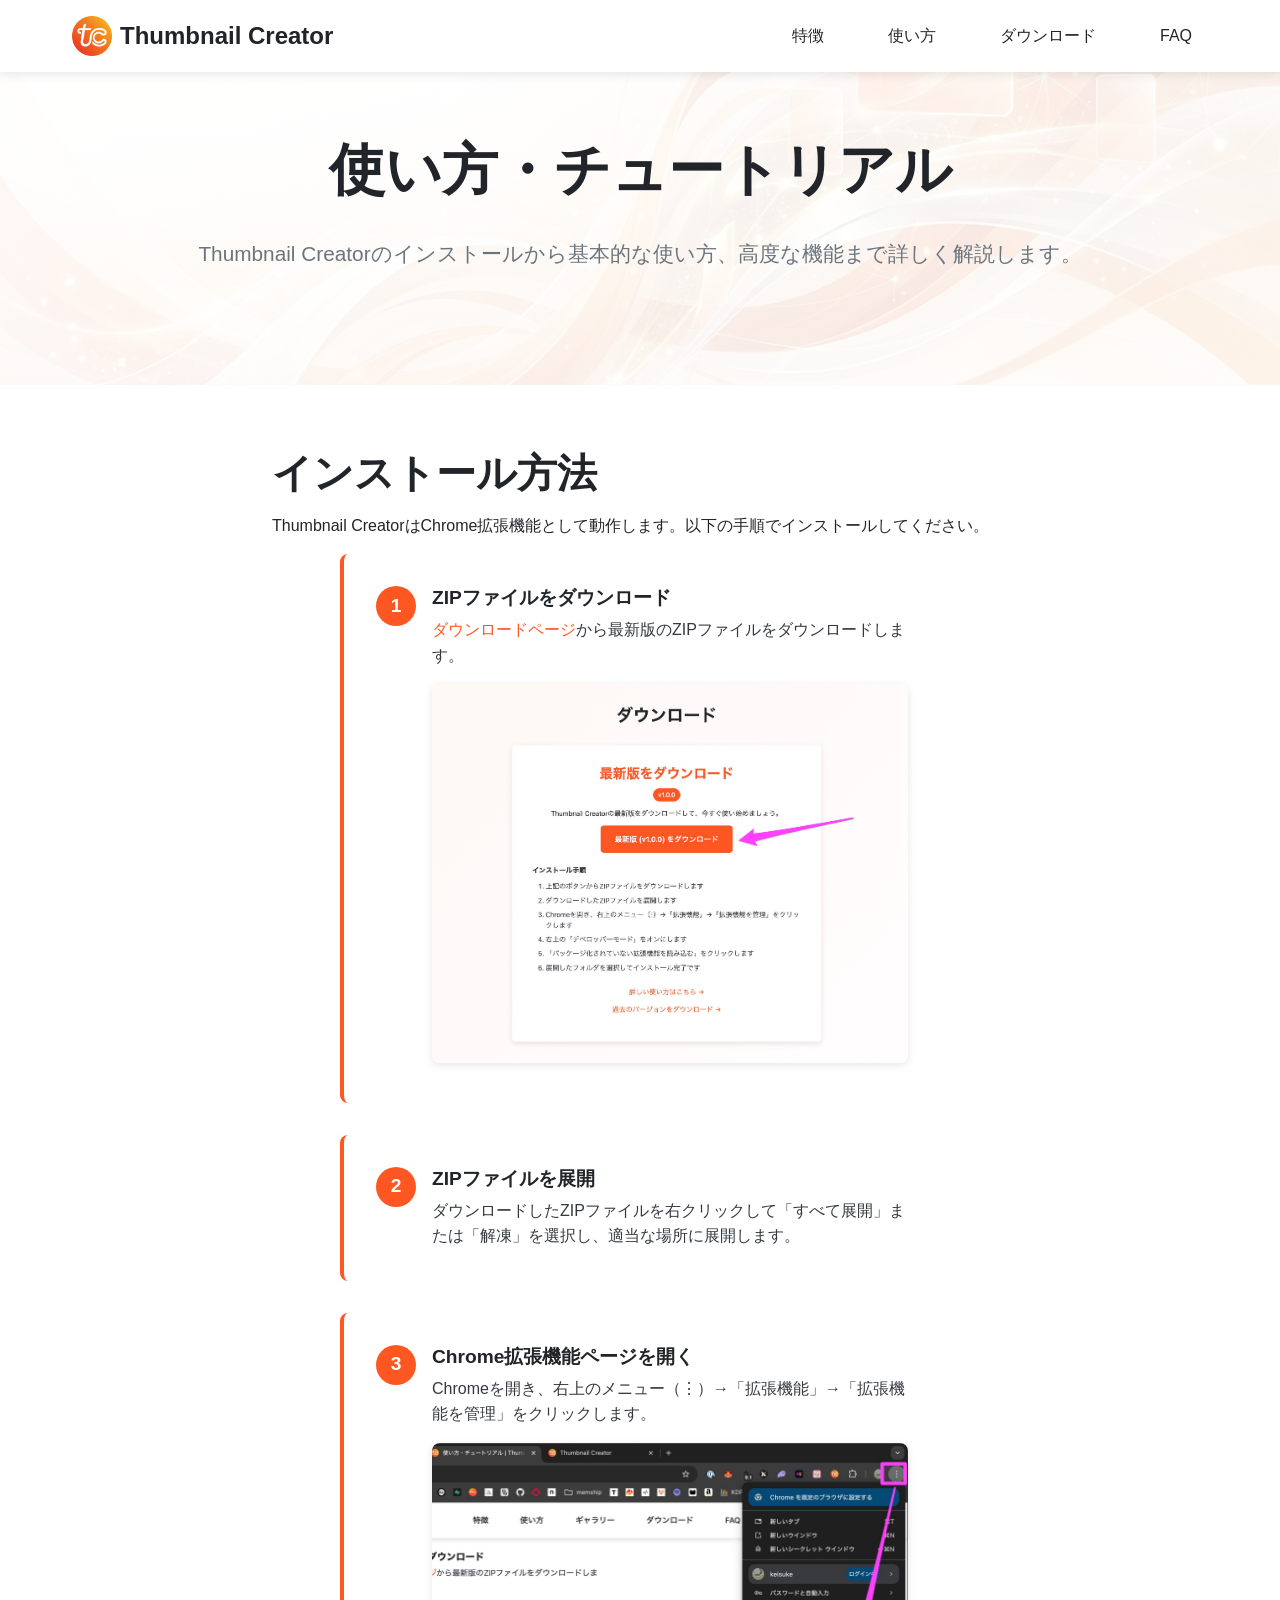
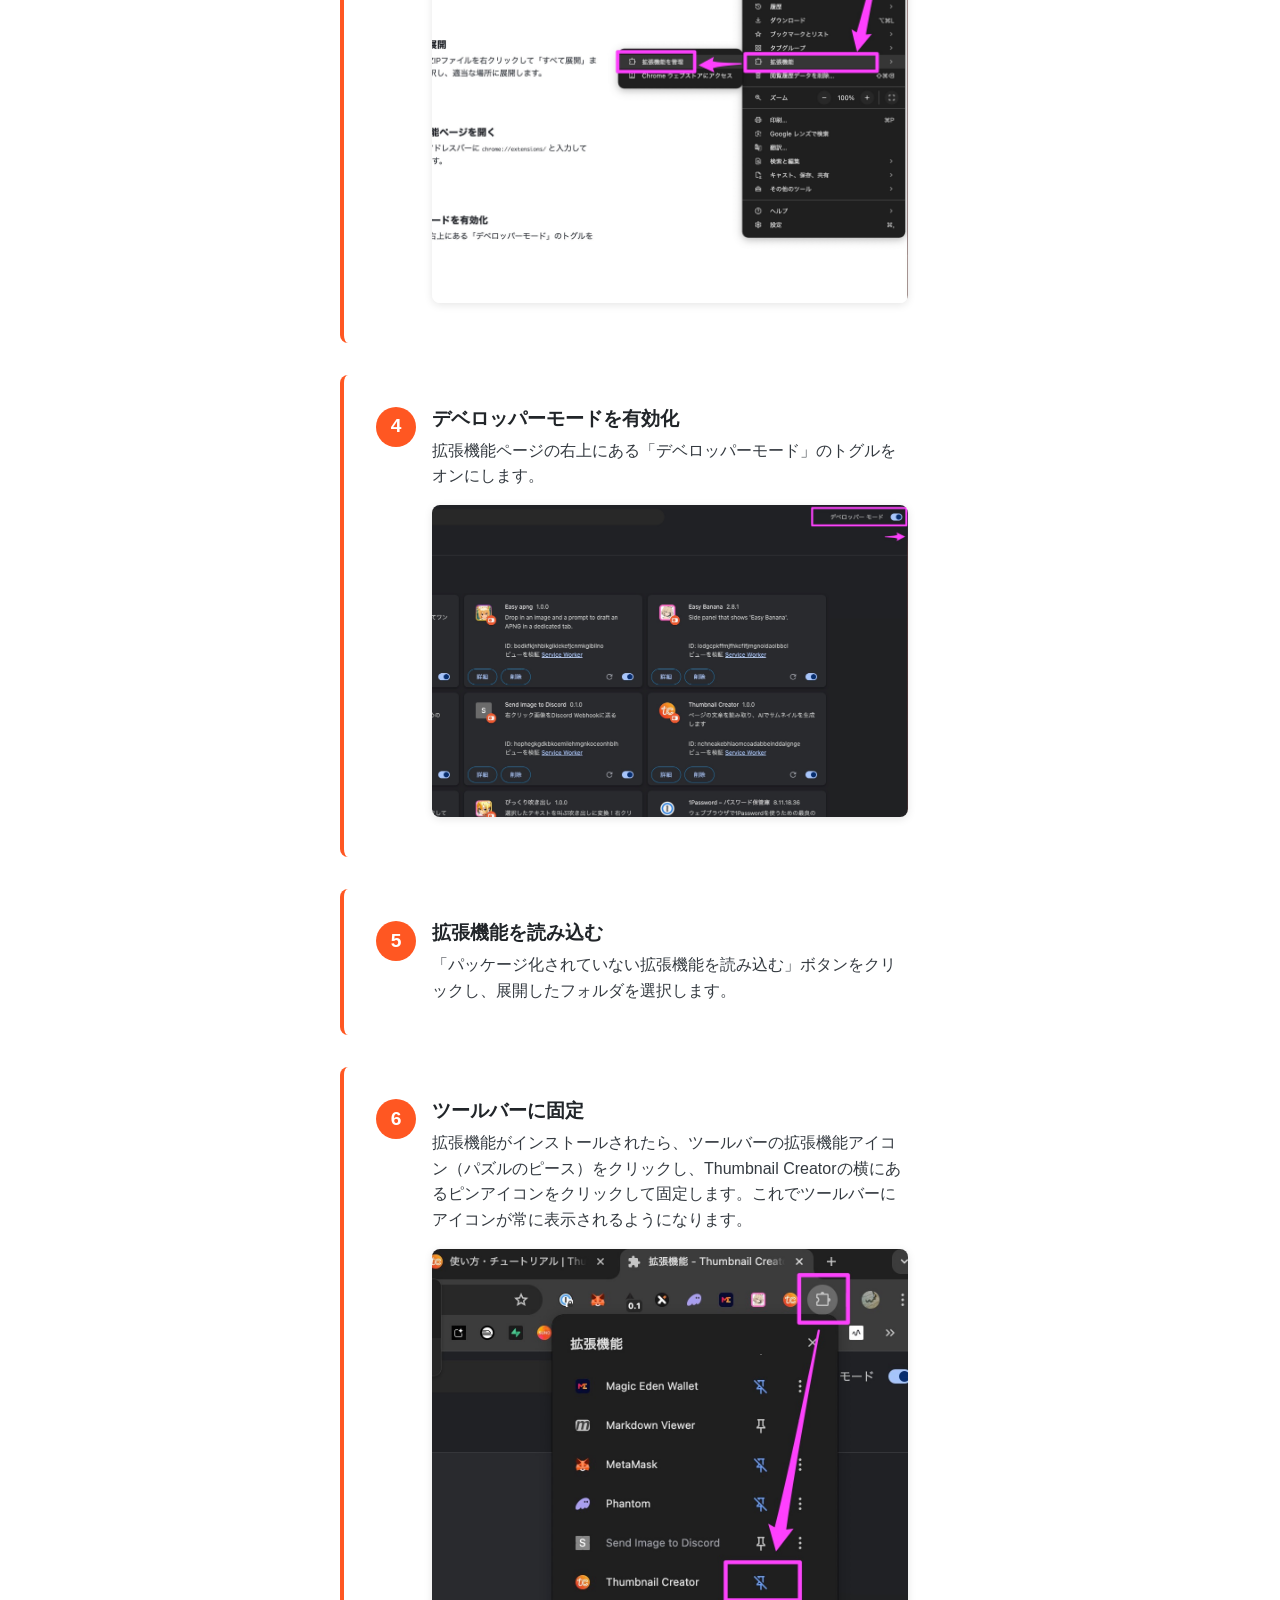
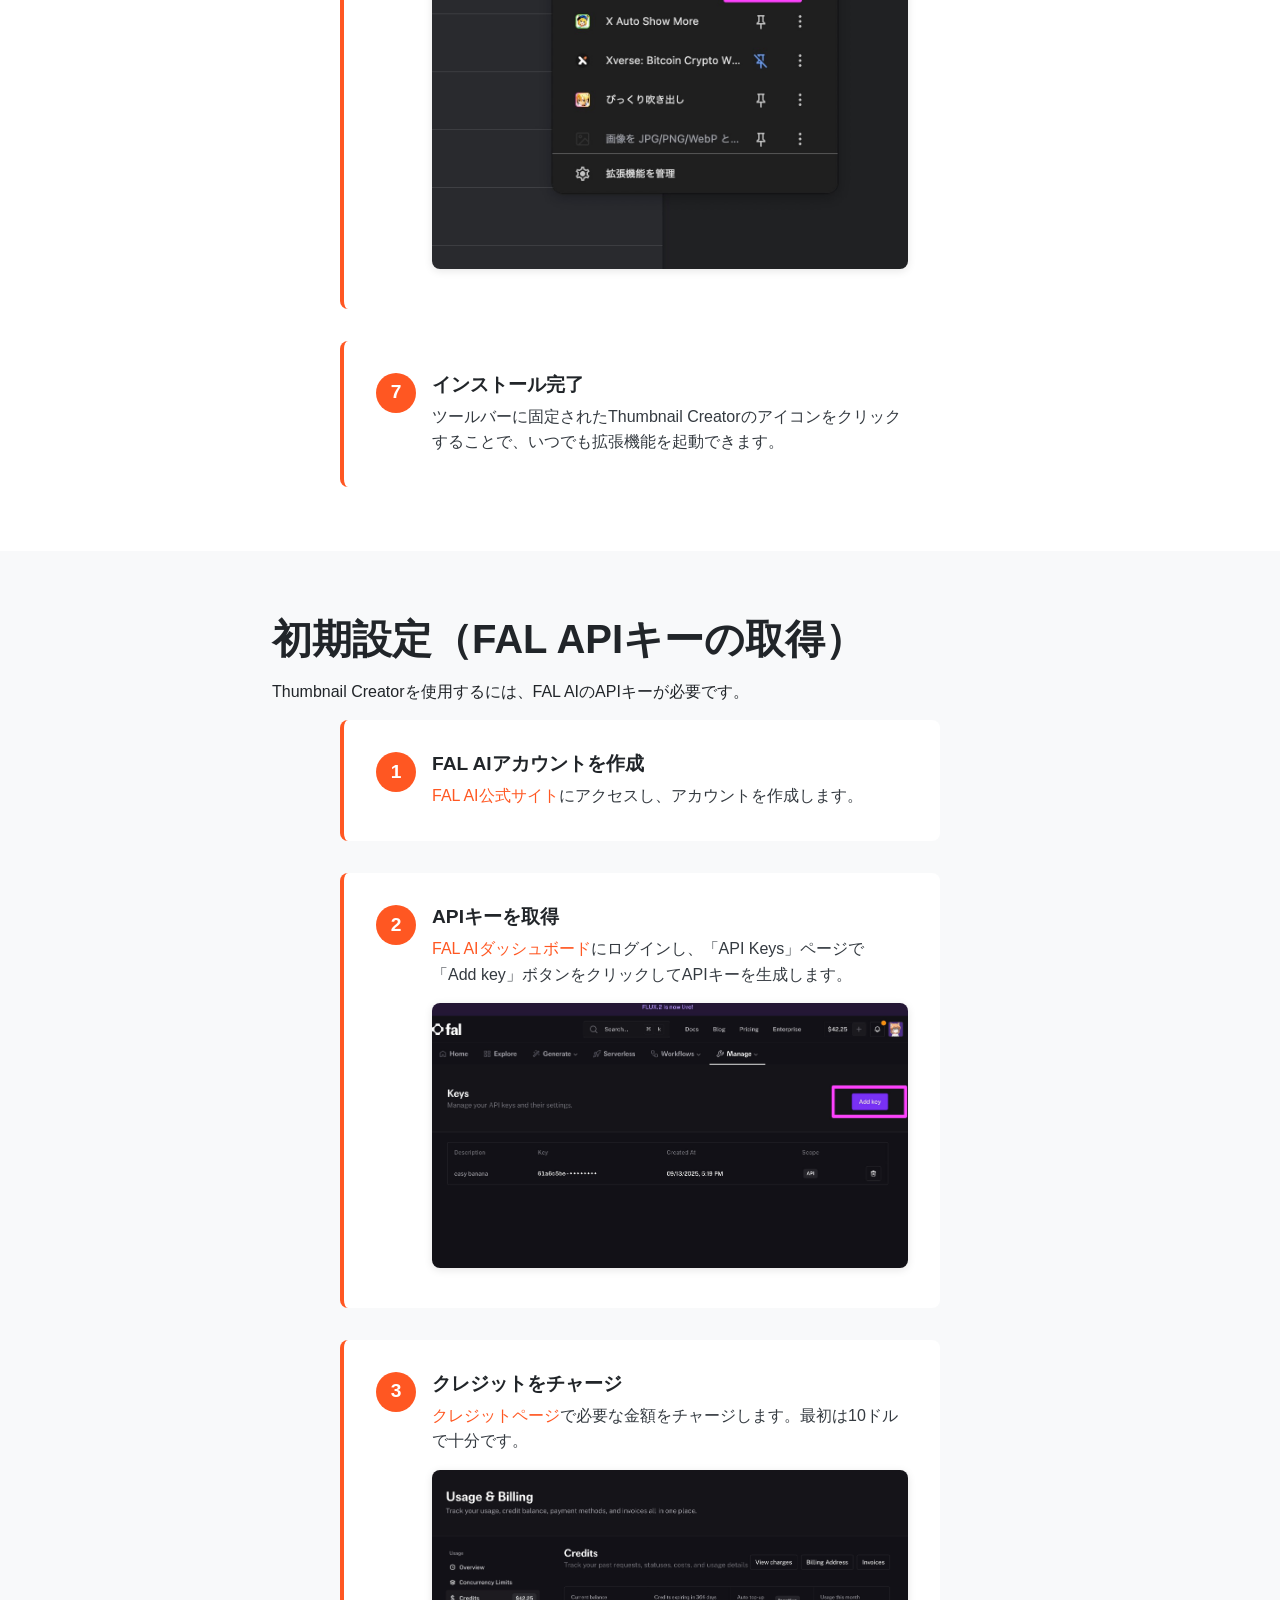
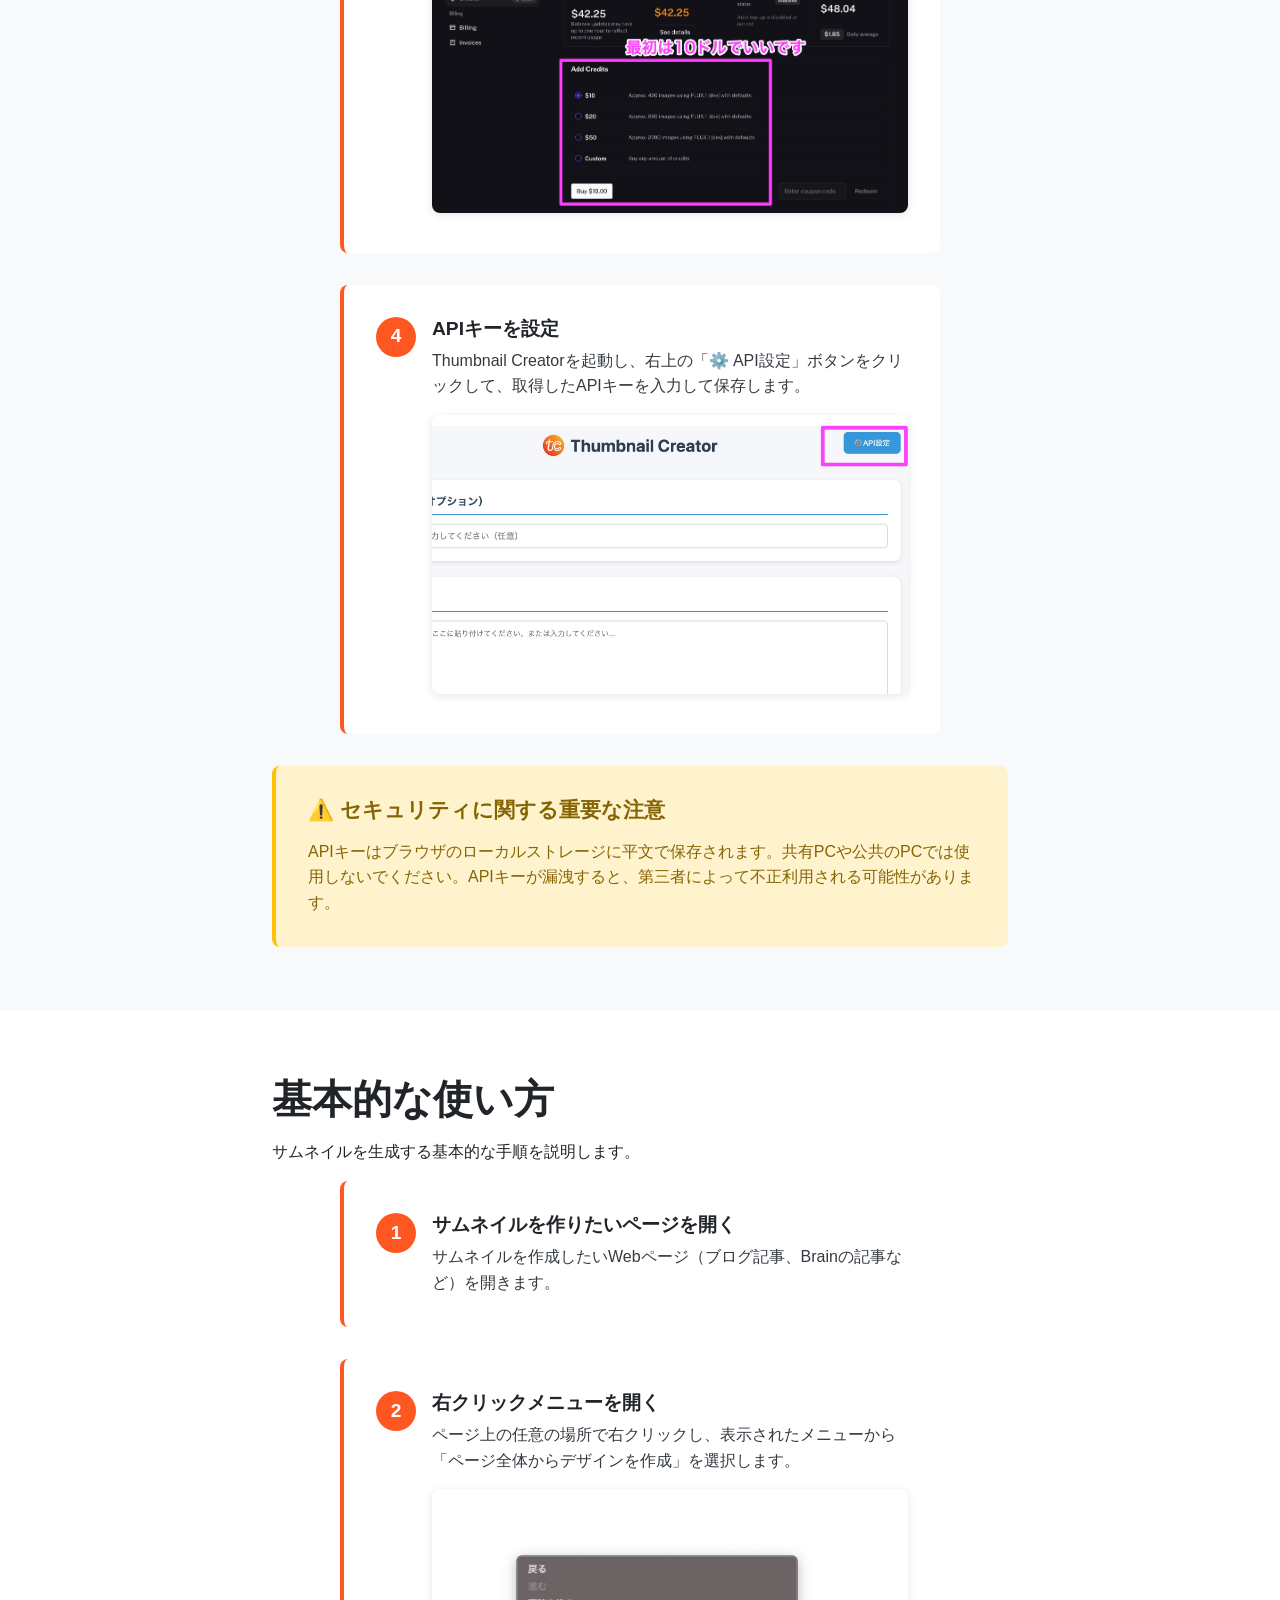
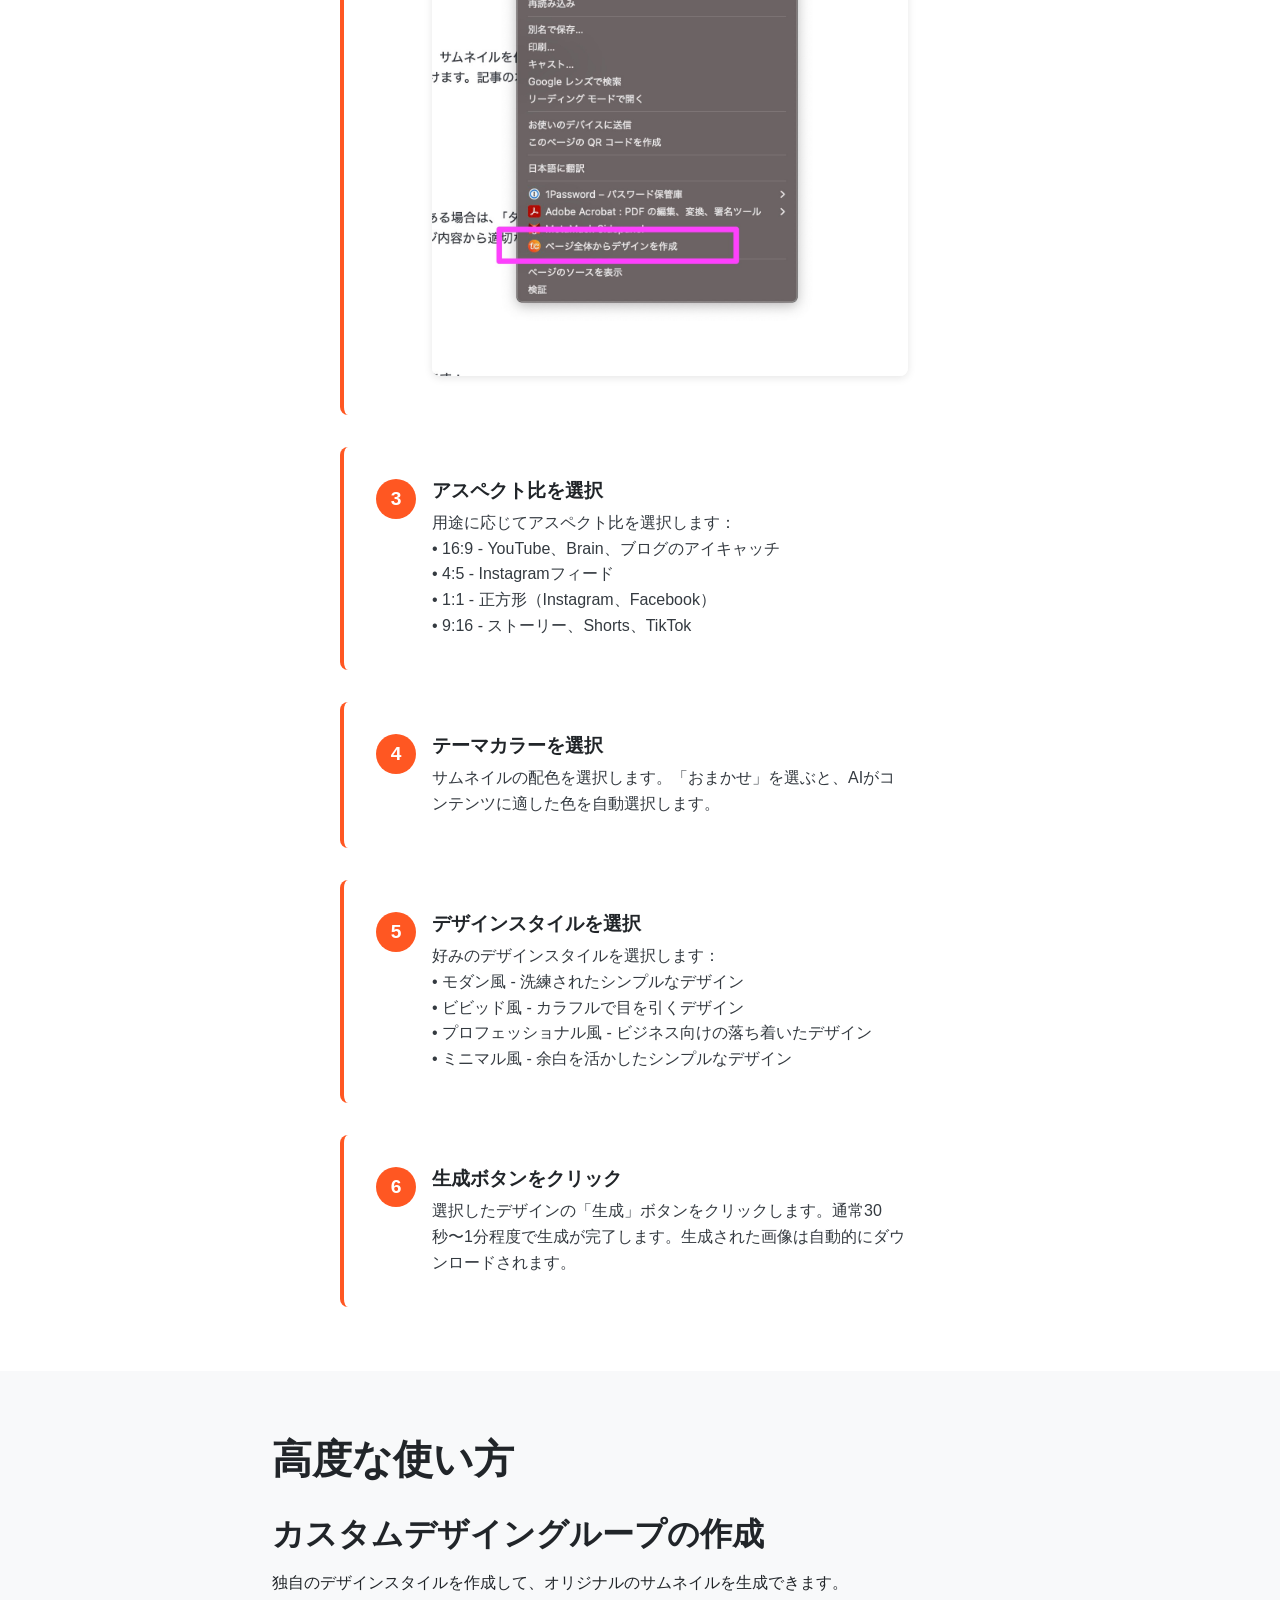
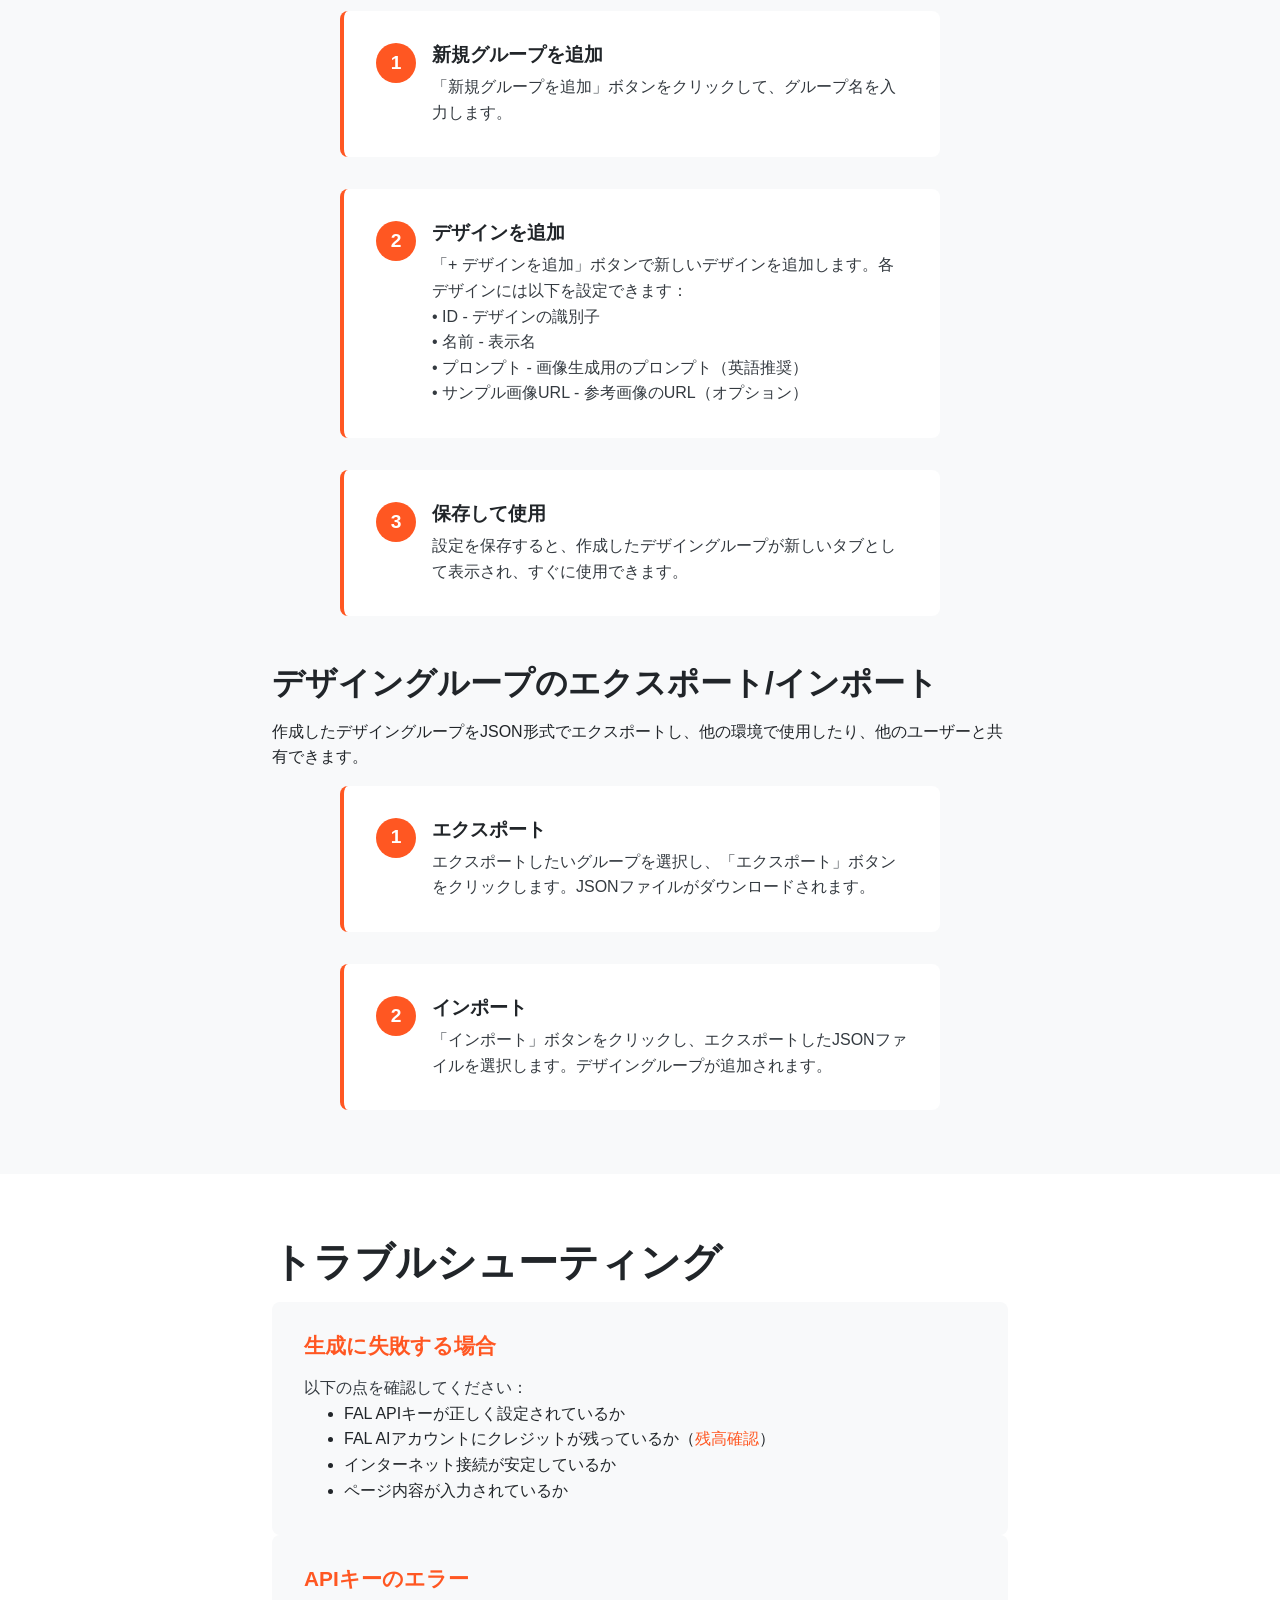
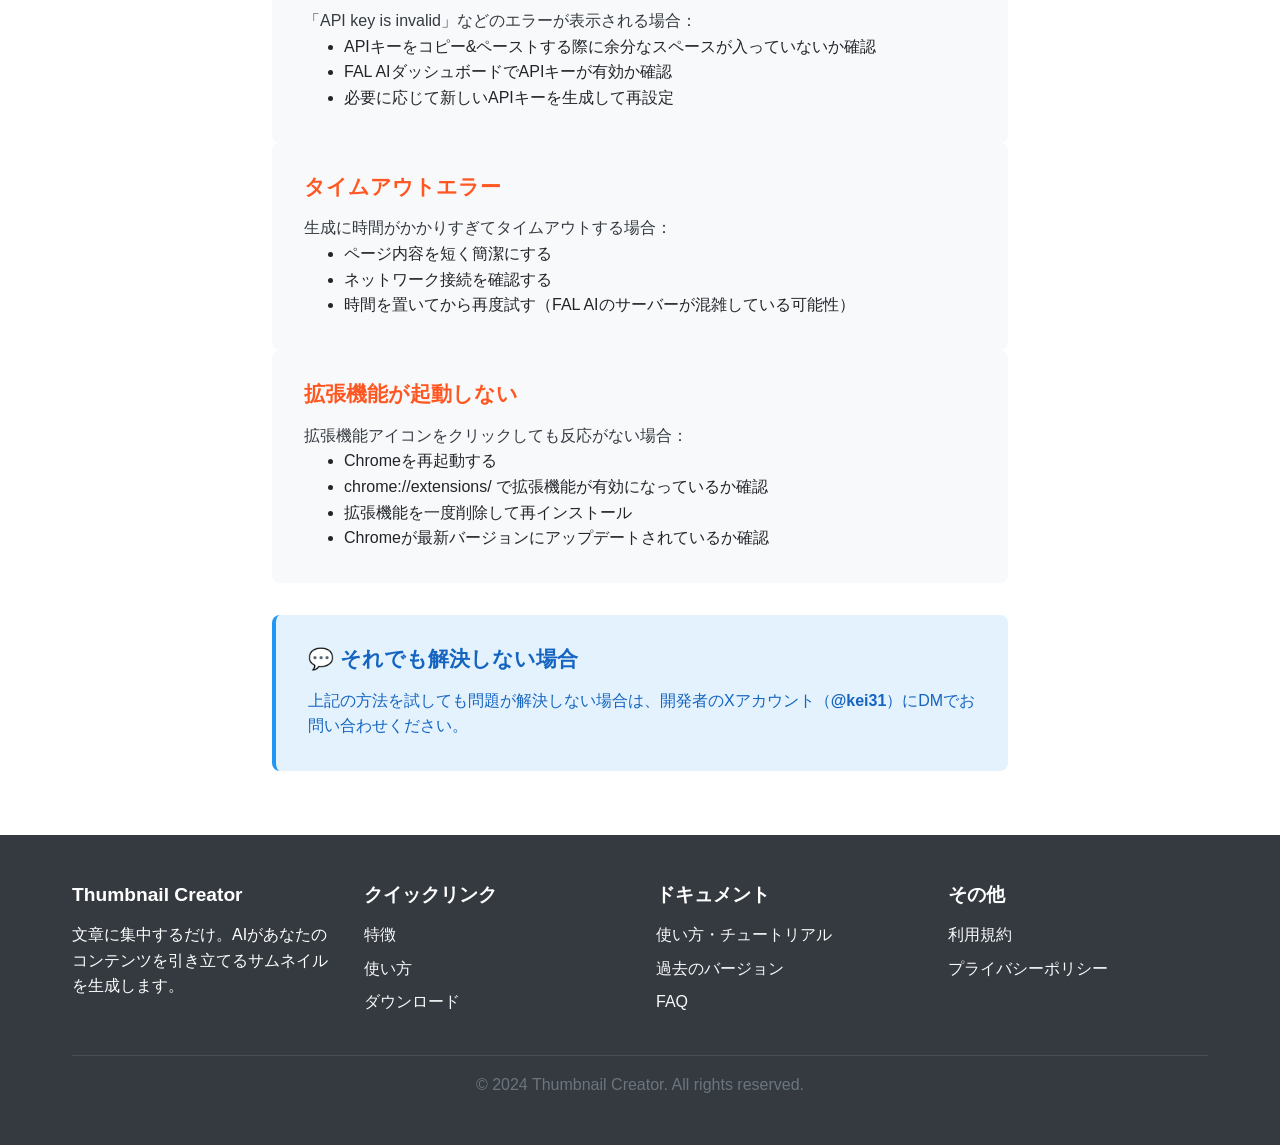
<file: tutorial.html>
<!DOCTYPE html>
<html lang="ja">
<head>
  <meta charset="UTF-8">
  <meta name="viewport" content="width=device-width, initial-scale=1.0">
  <meta name="description" content="Thumbnail Creatorの詳しい使い方・インストール方法を解説します。FAL APIキーの取得からサムネイル生成まで、ステップバイステップで説明します。">
  <title>使い方・チュートリアル | Thumbnail Creator</title>
  <link rel="icon" type="image/png" href="images/logo.png">
  <link rel="stylesheet" href="css/style.css">
</head>
<body>
  <!-- Header / Navigation -->
  <header>
    <div class="container">
      <nav>
        <a href="index.html" class="logo">
          <img src="images/logo.png" alt="Thumbnail Creator">
          Thumbnail Creator
        </a>
        <button class="menu-toggle" aria-label="メニューを開く" aria-expanded="false">
          ☰
        </button>
        <ul class="nav-links">
          <li><a href="index.html#features">特徴</a></li>
          <li><a href="tutorial.html">使い方</a></li>
          <li><a href="index.html#download">ダウンロード</a></li>
          <li><a href="index.html#faq">FAQ</a></li>
        </ul>
      </nav>
    </div>
  </header>

  <!-- Tutorial Hero -->
  <section class="hero">
    <div class="container">
      <div class="hero-content">
        <h1>使い方・チュートリアル</h1>
        <p class="hero-subtitle">
          Thumbnail Creatorのインストールから基本的な使い方、高度な機能まで詳しく解説します。
        </p>
      </div>
    </div>
  </section>

  <!-- Installation Section -->
  <section class="content-section">
    <div class="container container-narrow">
      <h2>インストール方法</h2>
      <p>Thumbnail CreatorはChrome拡張機能として動作します。以下の手順でインストールしてください。</p>

      <div class="steps">
        <div class="step">
          <div class="step-number">1</div>
          <div class="step-content">
            <h3>ZIPファイルをダウンロード</h3>
            <p><a href="index.html#download">ダウンロードページ</a>から最新版のZIPファイルをダウンロードします。</p>
            <img src="images/screenshots/how-to-install_01.jpg" alt="ダウンロードボタン" style="max-width: 100%; border-radius: var(--border-radius); margin-top: var(--spacing-sm); box-shadow: 0 2px 8px rgba(0,0,0,0.1);">
          </div>
        </div>

        <div class="step">
          <div class="step-number">2</div>
          <div class="step-content">
            <h3>ZIPファイルを展開</h3>
            <p>ダウンロードしたZIPファイルを右クリックして「すべて展開」または「解凍」を選択し、適当な場所に展開します。</p>
          </div>
        </div>

        <div class="step">
          <div class="step-number">3</div>
          <div class="step-content">
            <h3>Chrome拡張機能ページを開く</h3>
            <p>Chromeを開き、右上のメニュー（⋮）→「拡張機能」→「拡張機能を管理」をクリックします。</p>
            <img src="images/screenshots/how-to-install_03.jpg" alt="Chrome拡張機能メニュー" style="max-width: 100%; border-radius: var(--border-radius); margin-top: var(--spacing-sm); box-shadow: 0 2px 8px rgba(0,0,0,0.1);">
          </div>
        </div>

        <div class="step">
          <div class="step-number">4</div>
          <div class="step-content">
            <h3>デベロッパーモードを有効化</h3>
            <p>拡張機能ページの右上にある「デベロッパーモード」のトグルをオンにします。</p>
            <img src="images/screenshots/how-to-install_04.jpg" alt="デベロッパーモード" style="max-width: 100%; border-radius: var(--border-radius); margin-top: var(--spacing-sm); box-shadow: 0 2px 8px rgba(0,0,0,0.1);">
          </div>
        </div>

        <div class="step">
          <div class="step-number">5</div>
          <div class="step-content">
            <h3>拡張機能を読み込む</h3>
            <p>「パッケージ化されていない拡張機能を読み込む」ボタンをクリックし、展開したフォルダを選択します。</p>
          </div>
        </div>

        <div class="step">
          <div class="step-number">6</div>
          <div class="step-content">
            <h3>ツールバーに固定</h3>
            <p>拡張機能がインストールされたら、ツールバーの拡張機能アイコン（パズルのピース）をクリックし、Thumbnail Creatorの横にあるピンアイコンをクリックして固定します。これでツールバーにアイコンが常に表示されるようになります。</p>
            <img src="images/screenshots/how-to-install_06.jpg" alt="ツールバーに固定" style="max-width: 100%; border-radius: var(--border-radius); margin-top: var(--spacing-sm); box-shadow: 0 2px 8px rgba(0,0,0,0.1);">
          </div>
        </div>

        <div class="step">
          <div class="step-number">7</div>
          <div class="step-content">
            <h3>インストール完了</h3>
            <p>ツールバーに固定されたThumbnail Creatorのアイコンをクリックすることで、いつでも拡張機能を起動できます。</p>
          </div>
        </div>
      </div>
    </div>
  </section>

  <!-- API Setup Section -->
  <section class="content-section" style="background-color: var(--color-gray-light);">
    <div class="container container-narrow">
      <h2>初期設定（FAL APIキーの取得）</h2>
      <p>Thumbnail Creatorを使用するには、FAL AIのAPIキーが必要です。</p>

      <div class="steps">
        <div class="step">
          <div class="step-number">1</div>
          <div class="step-content">
            <h3>FAL AIアカウントを作成</h3>
            <p><a href="https://fal.ai/" target="_blank" rel="noopener noreferrer">FAL AI公式サイト</a>にアクセスし、アカウントを作成します。</p>
          </div>
        </div>

        <div class="step">
          <div class="step-number">2</div>
          <div class="step-content">
            <h3>APIキーを取得</h3>
            <p><a href="https://fal.ai/dashboard/keys" target="_blank" rel="noopener noreferrer">FAL AIダッシュボード</a>にログインし、「API Keys」ページで「Add key」ボタンをクリックしてAPIキーを生成します。</p>
            <img src="images/screenshots/fal_02.jpg" alt="FAL AI API Keys画面" style="max-width: 100%; border-radius: var(--border-radius); margin-top: var(--spacing-sm); box-shadow: 0 2px 8px rgba(0,0,0,0.1);">
          </div>
        </div>

        <div class="step">
          <div class="step-number">3</div>
          <div class="step-content">
            <h3>クレジットをチャージ</h3>
            <p><a href="https://fal.ai/dashboard/usage-billing/credits" target="_blank" rel="noopener noreferrer">クレジットページ</a>で必要な金額をチャージします。最初は10ドルで十分です。</p>
            <img src="images/screenshots/fal_03.jpg" alt="FAL AIクレジットチャージ画面" style="max-width: 100%; border-radius: var(--border-radius); margin-top: var(--spacing-sm); box-shadow: 0 2px 8px rgba(0,0,0,0.1);">
          </div>
        </div>

        <div class="step">
          <div class="step-number">4</div>
          <div class="step-content">
            <h3>APIキーを設定</h3>
            <p>Thumbnail Creatorを起動し、右上の「⚙️ API設定」ボタンをクリックして、取得したAPIキーを入力して保存します。</p>
            <img src="images/screenshots/fal_04.jpg" alt="Thumbnail Creator API設定画面" style="max-width: 100%; border-radius: var(--border-radius); margin-top: var(--spacing-sm); box-shadow: 0 2px 8px rgba(0,0,0,0.1);">
          </div>
        </div>
      </div>

      <div class="feature-item mt-2" style="background-color: #fff3cd; border-left: 4px solid #ffc107;">
        <h3 style="color: #856404;">⚠️ セキュリティに関する重要な注意</h3>
        <p style="color: #856404; margin-bottom: 0;">
          APIキーはブラウザのローカルストレージに平文で保存されます。共有PCや公共のPCでは使用しないでください。APIキーが漏洩すると、第三者によって不正利用される可能性があります。
        </p>
      </div>
    </div>
  </section>

  <!-- Basic Usage Section -->
  <section class="content-section">
    <div class="container container-narrow">
      <h2>基本的な使い方</h2>
      <p>サムネイルを生成する基本的な手順を説明します。</p>

      <div class="steps">
        <div class="step">
          <div class="step-number">1</div>
          <div class="step-content">
            <h3>サムネイルを作りたいページを開く</h3>
            <p>サムネイルを作成したいWebページ（ブログ記事、Brainの記事など）を開きます。</p>
          </div>
        </div>

        <div class="step">
          <div class="step-number">2</div>
          <div class="step-content">
            <h3>右クリックメニューを開く</h3>
            <p>ページ上の任意の場所で右クリックし、表示されたメニューから「ページ全体からデザインを作成」を選択します。</p>
            <img src="images/screenshots/how-to-use_02.jpg" alt="右クリックメニュー" style="max-width: 100%; border-radius: var(--border-radius); margin-top: var(--spacing-sm); box-shadow: 0 2px 8px rgba(0,0,0,0.1);">
          </div>
        </div>

        <div class="step">
          <div class="step-number">3</div>
          <div class="step-content">
            <h3>アスペクト比を選択</h3>
            <p>用途に応じてアスペクト比を選択します：<br>
            • 16:9 - YouTube、Brain、ブログのアイキャッチ<br>
            • 4:5 - Instagramフィード<br>
            • 1:1 - 正方形（Instagram、Facebook）<br>
            • 9:16 - ストーリー、Shorts、TikTok</p>
          </div>
        </div>

        <div class="step">
          <div class="step-number">4</div>
          <div class="step-content">
            <h3>テーマカラーを選択</h3>
            <p>サムネイルの配色を選択します。「おまかせ」を選ぶと、AIがコンテンツに適した色を自動選択します。</p>
          </div>
        </div>

        <div class="step">
          <div class="step-number">5</div>
          <div class="step-content">
            <h3>デザインスタイルを選択</h3>
            <p>好みのデザインスタイルを選択します：<br>
            • モダン風 - 洗練されたシンプルなデザイン<br>
            • ビビッド風 - カラフルで目を引くデザイン<br>
            • プロフェッショナル風 - ビジネス向けの落ち着いたデザイン<br>
            • ミニマル風 - 余白を活かしたシンプルなデザイン</p>
          </div>
        </div>

        <div class="step">
          <div class="step-number">6</div>
          <div class="step-content">
            <h3>生成ボタンをクリック</h3>
            <p>選択したデザインの「生成」ボタンをクリックします。通常30秒〜1分程度で生成が完了します。生成された画像は自動的にダウンロードされます。</p>
          </div>
        </div>
      </div>
    </div>
  </section>

  <!-- Advanced Usage Section -->
  <section class="content-section" style="background-color: var(--color-gray-light);">
    <div class="container container-narrow">
      <h2>高度な使い方</h2>

      <h3 class="mt-2">カスタムデザイングループの作成</h3>
      <p>独自のデザインスタイルを作成して、オリジナルのサムネイルを生成できます。</p>

      <div class="steps">
        <div class="step">
          <div class="step-number">1</div>
          <div class="step-content">
            <h3>新規グループを追加</h3>
            <p>「新規グループを追加」ボタンをクリックして、グループ名を入力します。</p>
          </div>
        </div>

        <div class="step">
          <div class="step-number">2</div>
          <div class="step-content">
            <h3>デザインを追加</h3>
            <p>「+ デザインを追加」ボタンで新しいデザインを追加します。各デザインには以下を設定できます：<br>
            • ID - デザインの識別子<br>
            • 名前 - 表示名<br>
            • プロンプト - 画像生成用のプロンプト（英語推奨）<br>
            • サンプル画像URL - 参考画像のURL（オプション）</p>
          </div>
        </div>

        <div class="step">
          <div class="step-number">3</div>
          <div class="step-content">
            <h3>保存して使用</h3>
            <p>設定を保存すると、作成したデザイングループが新しいタブとして表示され、すぐに使用できます。</p>
          </div>
        </div>
      </div>

      <h3 class="mt-3">デザイングループのエクスポート/インポート</h3>
      <p>作成したデザイングループをJSON形式でエクスポートし、他の環境で使用したり、他のユーザーと共有できます。</p>

      <div class="steps">
        <div class="step">
          <div class="step-number">1</div>
          <div class="step-content">
            <h3>エクスポート</h3>
            <p>エクスポートしたいグループを選択し、「エクスポート」ボタンをクリックします。JSONファイルがダウンロードされます。</p>
          </div>
        </div>

        <div class="step">
          <div class="step-number">2</div>
          <div class="step-content">
            <h3>インポート</h3>
            <p>「インポート」ボタンをクリックし、エクスポートしたJSONファイルを選択します。デザイングループが追加されます。</p>
          </div>
        </div>
      </div>
    </div>
  </section>

  <!-- Troubleshooting Section -->
  <section class="content-section">
    <div class="container container-narrow">
      <h2>トラブルシューティング</h2>

      <div class="feature-item">
        <h3>生成に失敗する場合</h3>
        <p>以下の点を確認してください：</p>
        <ul style="padding-left: 2.5rem;">
          <li>FAL APIキーが正しく設定されているか</li>
          <li>FAL AIアカウントにクレジットが残っているか（<a href="https://fal.ai/dashboard/usage-billing/credits" target="_blank">残高確認</a>）</li>
          <li>インターネット接続が安定しているか</li>
          <li>ページ内容が入力されているか</li>
        </ul>
      </div>

      <div class="feature-item">
        <h3>APIキーのエラー</h3>
        <p>「API key is invalid」などのエラーが表示される場合：</p>
        <ul style="padding-left: 2.5rem;">
          <li>APIキーをコピー&ペーストする際に余分なスペースが入っていないか確認</li>
          <li>FAL AIダッシュボードでAPIキーが有効か確認</li>
          <li>必要に応じて新しいAPIキーを生成して再設定</li>
        </ul>
      </div>

      <div class="feature-item">
        <h3>タイムアウトエラー</h3>
        <p>生成に時間がかかりすぎてタイムアウトする場合：</p>
        <ul style="padding-left: 2.5rem;">
          <li>ページ内容を短く簡潔にする</li>
          <li>ネットワーク接続を確認する</li>
          <li>時間を置いてから再度試す（FAL AIのサーバーが混雑している可能性）</li>
        </ul>
      </div>

      <div class="feature-item">
        <h3>拡張機能が起動しない</h3>
        <p>拡張機能アイコンをクリックしても反応がない場合：</p>
        <ul style="padding-left: 2.5rem;">
          <li>Chromeを再起動する</li>
          <li>chrome://extensions/ で拡張機能が有効になっているか確認</li>
          <li>拡張機能を一度削除して再インストール</li>
          <li>Chromeが最新バージョンにアップデートされているか確認</li>
        </ul>
      </div>

      <div class="feature-item" style="background-color: #e3f2fd; border-left: 4px solid #2196f3; margin-top: var(--spacing-md);">
        <h3 style="color: #1565c0;">💬 それでも解決しない場合</h3>
        <p style="color: #1565c0;">
          上記の方法を試しても問題が解決しない場合は、開発者のXアカウント（<a href="https://x.com/kei31" target="_blank" rel="noopener noreferrer" style="color: #1565c0; font-weight: 600;">@kei31</a>）にDMでお問い合わせください。
        </p>
      </div>
    </div>
  </section>

  <!-- Footer -->
  <footer>
    <div class="container">
      <div class="footer-content">
        <div class="footer-section">
          <h3>Thumbnail Creator</h3>
          <p>文章に集中するだけ。AIがあなたのコンテンツを引き立てるサムネイルを生成します。</p>
        </div>

        <div class="footer-section">
          <h3>クイックリンク</h3>
          <ul>
            <li><a href="index.html#features">特徴</a></li>
            <li><a href="index.html#how-to-use">使い方</a></li>
            <li><a href="index.html#download">ダウンロード</a></li>
          </ul>
        </div>

        <div class="footer-section">
          <h3>ドキュメント</h3>
          <ul>
            <li><a href="tutorial.html">使い方・チュートリアル</a></li>
            <li><a href="versions.html">過去のバージョン</a></li>
            <li><a href="index.html#faq">FAQ</a></li>
          </ul>
        </div>

        <div class="footer-section">
          <h3>その他</h3>
          <ul>
            <li><a href="terms.html">利用規約</a></li>
            <li><a href="privacy.html">プライバシーポリシー</a></li>
          </ul>
        </div>
      </div>

      <div class="footer-bottom">
        <p>&copy; 2024 Thumbnail Creator. All rights reserved.</p>
      </div>
    </div>
  </footer>

  <script src="js/script.js"></script>
</body>
</html>
</file>
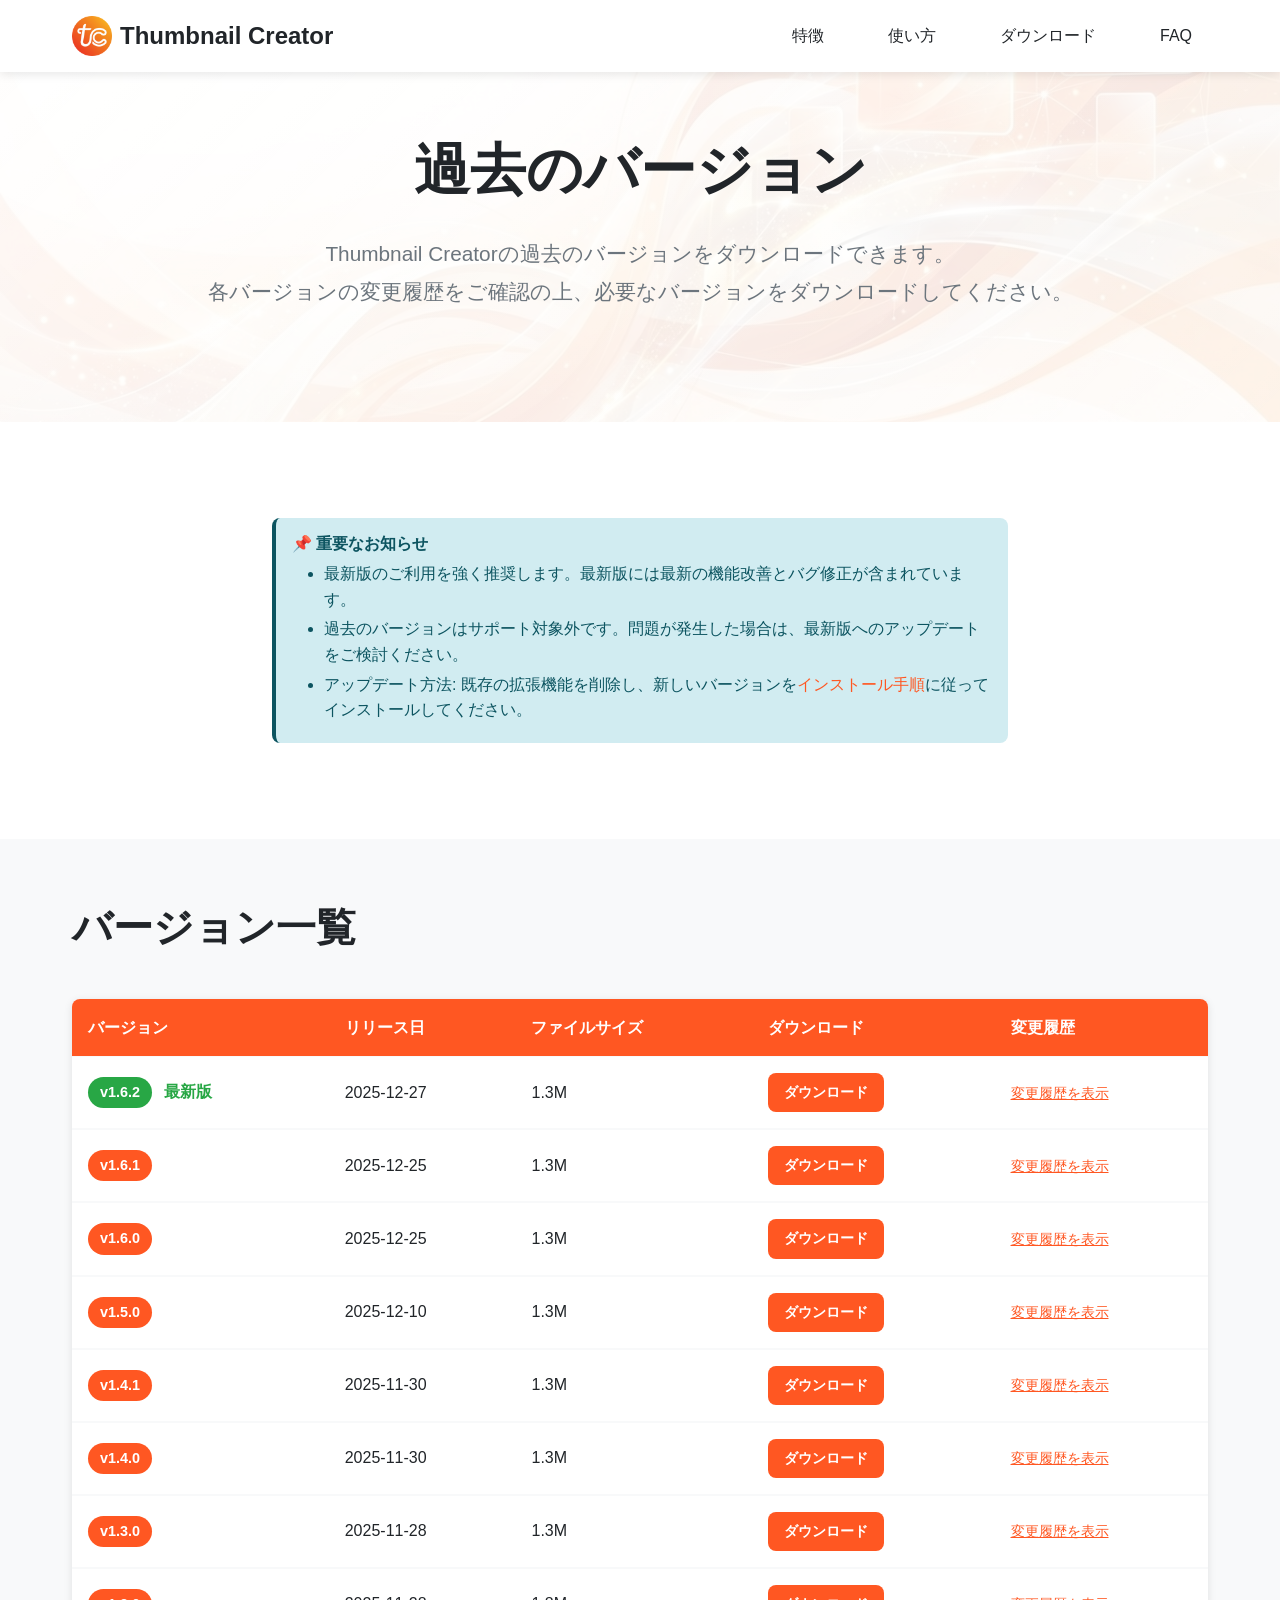
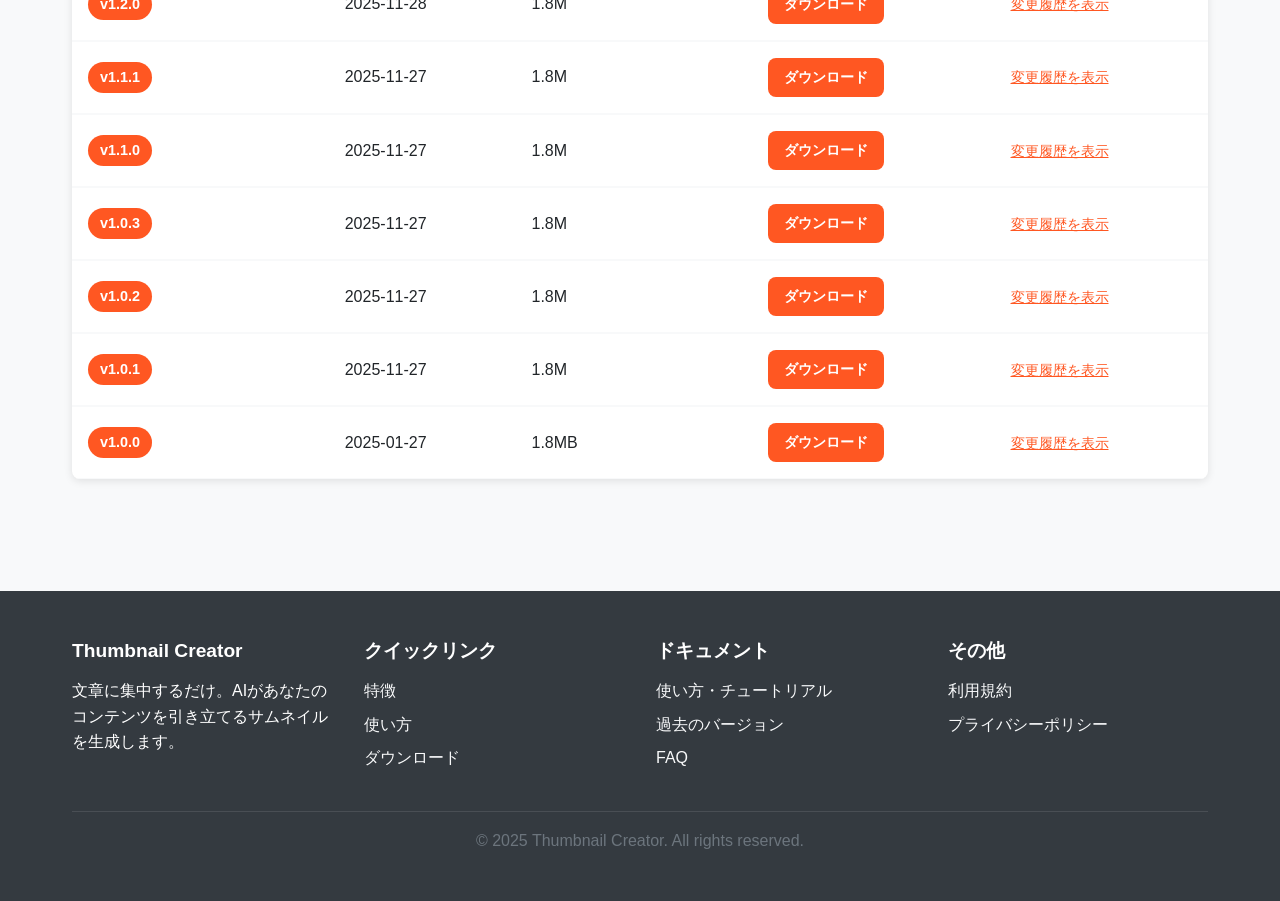
<file: versions.html>
<!DOCTYPE html>
<html lang="ja">
<head>
  <meta charset="UTF-8">
  <meta name="viewport" content="width=device-width, initial-scale=1.0">
  <meta name="description" content="Thumbnail Creatorの過去のバージョンをダウンロードできます。バージョン履歴、変更内容、改善点をご確認ください。">
  <title>過去のバージョン | Thumbnail Creator</title>
  <link rel="icon" type="image/png" href="images/logo.png">
  <link rel="stylesheet" href="css/style.css">
  <style>
    .versions-table {
      width: 100%;
      border-collapse: collapse;
      margin: var(--spacing-lg) 0;
      background-color: var(--color-white);
      box-shadow: 0 2px 8px rgba(0, 0, 0, 0.1);
      border-radius: var(--border-radius);
      overflow: hidden;
    }

    .versions-table thead {
      background-color: var(--color-primary);
      color: var(--color-white);
    }

    .versions-table th,
    .versions-table td {
      padding: var(--spacing-sm);
      text-align: left;
      border-bottom: 1px solid var(--color-gray-light);
    }

    .versions-table th {
      font-weight: 600;
    }

    .versions-table tbody tr:hover {
      background-color: var(--color-gray-light);
    }

    .versions-table tbody tr:last-child td {
      border-bottom: none;
    }

    .version-badge-table {
      display: inline-block;
      background-color: var(--color-primary);
      color: var(--color-white);
      padding: 0.25rem 0.75rem;
      border-radius: 20px;
      font-size: 0.9rem;
      font-weight: 600;
    }

    .version-badge-table.latest {
      background-color: #28a745;
    }

    .download-btn-small {
      display: inline-block;
      padding: 0.5rem 1rem;
      background-color: var(--color-primary);
      color: var(--color-white);
      border-radius: var(--border-radius);
      text-decoration: none;
      font-weight: 600;
      transition: var(--transition);
      font-size: 0.9rem;
    }

    .download-btn-small:hover {
      background-color: var(--color-primary-dark);
      color: var(--color-white);
    }

    .changelog-toggle {
      background: none;
      border: none;
      color: var(--color-primary);
      cursor: pointer;
      font-size: 0.9rem;
      text-decoration: underline;
      padding: 0;
    }

    .changelog-toggle:hover {
      color: var(--color-primary-dark);
    }

    .changelog-content {
      max-height: 0;
      overflow: hidden;
      transition: max-height 0.3s ease, padding 0.3s ease;
      background-color: var(--color-gray-light);
    }

    .changelog-content.active {
      max-height: 1000px;
      padding: var(--spacing-sm);
    }

    .changelog-content h4 {
      color: var(--color-primary);
      margin-top: var(--spacing-sm);
      margin-bottom: 0.5rem;
      font-size: 1rem;
    }

    .changelog-content h4:first-child {
      margin-top: 0;
    }

    .changelog-content ul {
      padding-left: var(--spacing-md);
      margin-bottom: 0.5rem;
    }

    .changelog-content li {
      margin-bottom: 0.25rem;
      color: var(--color-gray-dark);
    }

    .info-box {
      background-color: #d1ecf1;
      border-left: 4px solid #0c5460;
      padding: var(--spacing-sm);
      border-radius: var(--border-radius);
      margin: var(--spacing-md) 0;
    }

    .info-box h4 {
      color: #0c5460;
      margin-bottom: 0.5rem;
    }

    .info-box ul {
      padding-left: var(--spacing-md);
      margin-bottom: 0;
    }

    .info-box li {
      margin-bottom: 0.25rem;
      color: #0c5460;
    }

    @media (max-width: 768px) {
      .versions-table {
        font-size: 0.85rem;
      }

      .versions-table th,
      .versions-table td {
        padding: 0.5rem 0.25rem;
      }

      .file-size-col {
        display: none;
      }
    }
  </style>
</head>
<body>
  <!-- Header / Navigation -->
  <header>
    <div class="container">
      <nav>
        <a href="index.html" class="logo">
          <img src="images/logo.png" alt="Thumbnail Creator">
          Thumbnail Creator
        </a>
        <button class="menu-toggle" aria-label="メニューを開く" aria-expanded="false">
          ☰
        </button>
        <ul class="nav-links">
          <li><a href="index.html#features">特徴</a></li>
          <li><a href="tutorial.html">使い方</a></li>
          <li><a href="index.html#download">ダウンロード</a></li>
          <li><a href="index.html#faq">FAQ</a></li>
        </ul>
      </nav>
    </div>
  </header>

  <!-- Versions Hero -->
  <section class="hero">
    <div class="container">
      <div class="hero-content">
        <h1>過去のバージョン</h1>
        <p class="hero-subtitle">
          Thumbnail Creatorの過去のバージョンをダウンロードできます。<br>
          各バージョンの変更履歴をご確認の上、必要なバージョンをダウンロードしてください。
        </p>
      </div>
    </div>
  </section>

  <!-- Important Notes -->
  <section class="content-section">
    <div class="container container-narrow">
      <div class="info-box">
        <h4>📌 重要なお知らせ</h4>
        <ul>
          <li>最新版のご利用を強く推奨します。最新版には最新の機能改善とバグ修正が含まれています。</li>
          <li>過去のバージョンはサポート対象外です。問題が発生した場合は、最新版へのアップデートをご検討ください。</li>
          <li>アップデート方法: 既存の拡張機能を削除し、新しいバージョンを<a href="tutorial.html">インストール手順</a>に従ってインストールしてください。</li>
        </ul>
      </div>
    </div>
  </section>

  <!-- Versions Table -->
  <section class="content-section" style="background-color: var(--color-gray-light);">
    <div class="container">
      <h2>バージョン一覧</h2>

      <table class="versions-table">
        <thead>
          <tr>
            <th>バージョン</th>
            <th>リリース日</th>
            <th class="file-size-col">ファイルサイズ</th>
            <th>ダウンロード</th>
            <th>変更履歴</th>
          </tr>
        </thead>
        <tbody id="versionsTableBody">
          <!-- Dynamically populated from versions.json -->
          <tr>
            <td colspan="5" style="text-align: center; padding: var(--spacing-lg);">
              読み込み中...
            </td>
          </tr>
        </tbody>
      </table>
    </div>
  </section>

  <!-- Footer -->
  <footer>
    <div class="container">
      <div class="footer-content">
        <div class="footer-section">
          <h3>Thumbnail Creator</h3>
          <p>文章に集中するだけ。AIがあなたのコンテンツを引き立てるサムネイルを生成します。</p>
        </div>

        <div class="footer-section">
          <h3>クイックリンク</h3>
          <ul>
            <li><a href="index.html#features">特徴</a></li>
            <li><a href="index.html#how-to-use">使い方</a></li>
            <li><a href="index.html#download">ダウンロード</a></li>
          </ul>
        </div>

        <div class="footer-section">
          <h3>ドキュメント</h3>
          <ul>
            <li><a href="tutorial.html">使い方・チュートリアル</a></li>
            <li><a href="versions.html">過去のバージョン</a></li>
            <li><a href="index.html#faq">FAQ</a></li>
          </ul>
        </div>

        <div class="footer-section">
          <h3>その他</h3>
          <ul>
            <li><a href="terms.html">利用規約</a></li>
            <li><a href="privacy.html">プライバシーポリシー</a></li>
          </ul>
        </div>
      </div>

      <div class="footer-bottom">
        <p>&copy; 2025 Thumbnail Creator. All rights reserved.</p>
      </div>
    </div>
  </footer>

  <script src="js/script.js"></script>
  <script>
    // Load versions from JSON and populate table
    document.addEventListener('DOMContentLoaded', async function() {
      try {
        const response = await fetch('downloads/versions.json');
        const data = await response.json();

        const tbody = document.getElementById('versionsTableBody');
        tbody.innerHTML = '';

        data.versions.forEach((version, index) => {
          const isLatest = version.version === data.latest;

          const row = document.createElement('tr');
          row.innerHTML = `
            <td>
              <span class="version-badge-table ${isLatest ? 'latest' : ''}">
                v${version.version}
              </span>
              ${isLatest ? '<span style="margin-left: 0.5rem; color: #28a745; font-weight: 600;">最新版</span>' : ''}
            </td>
            <td>${version.releaseDate}</td>
            <td class="file-size-col">${version.fileSize}</td>
            <td>
              <a href="${version.downloadUrl}" class="download-btn-small" download>
                ダウンロード
              </a>
            </td>
            <td>
              <button class="changelog-toggle" onclick="toggleChangelog(${index})">
                変更履歴を表示
              </button>
            </td>
          `;
          tbody.appendChild(row);

          // Add changelog content row
          const changelogRow = document.createElement('tr');
          changelogRow.innerHTML = `
            <td colspan="5" style="padding: 0;">
              <div class="changelog-content" id="changelog-${index}">
                ${generateChangelogHTML(version.changelog)}
              </div>
            </td>
          `;
          tbody.appendChild(changelogRow);
        });

      } catch (error) {
        console.error('バージョン情報の読み込みに失敗しました:', error);
        document.getElementById('versionsTableBody').innerHTML = `
          <tr>
            <td colspan="5" style="text-align: center; padding: var(--spacing-lg); color: var(--color-primary);">
              バージョン情報の読み込みに失敗しました。ページを再読み込みしてください。
            </td>
          </tr>
        `;
      }
    });

    function generateChangelogHTML(changelog) {
      let html = '';

      if (changelog.newFeatures && changelog.newFeatures.length > 0) {
        html += '<h4>✨ 新機能</h4><ul>';
        changelog.newFeatures.forEach(feature => {
          html += `<li>${feature}</li>`;
        });
        html += '</ul>';
      }

      if (changelog.improvements && changelog.improvements.length > 0) {
        html += '<h4>🔧 改善点</h4><ul>';
        changelog.improvements.forEach(improvement => {
          html += `<li>${improvement}</li>`;
        });
        html += '</ul>';
      }

      if (changelog.bugFixes && changelog.bugFixes.length > 0) {
        html += '<h4>🐛 バグ修正</h4><ul>';
        changelog.bugFixes.forEach(fix => {
          html += `<li>${fix}</li>`;
        });
        html += '</ul>';
      }

      if (changelog.knownIssues && changelog.knownIssues.length > 0) {
        html += '<h4>⚠️ 既知の問題</h4><ul>';
        changelog.knownIssues.forEach(issue => {
          html += `<li>${issue}</li>`;
        });
        html += '</ul>';
      }

      return html;
    }

    function toggleChangelog(index) {
      const changelog = document.getElementById(`changelog-${index}`);
      const button = event.target;

      if (changelog.classList.contains('active')) {
        changelog.classList.remove('active');
        button.textContent = '変更履歴を表示';
      } else {
        // Close all other changelogs
        document.querySelectorAll('.changelog-content').forEach(cl => {
          cl.classList.remove('active');
        });
        document.querySelectorAll('.changelog-toggle').forEach(btn => {
          btn.textContent = '変更履歴を表示';
        });

        // Open this changelog
        changelog.classList.add('active');
        button.textContent = '変更履歴を隠す';
      }
    }
  </script>
</body>
</html>
</file>
<file: css/style.css>
/* ===========================
   Variables & Reset
   =========================== */
:root {
  --color-primary: rgb(255, 87, 34); /* #ff5722 */
  --color-primary-dark: rgb(230, 74, 25); /* #e64a19 */
  --color-white: #ffffff;
  --color-gray-light: #f8f9fa;
  --color-gray: #6c757d;
  --color-gray-dark: #343a40;
  --color-black: #212529;

  --font-sans: -apple-system, BlinkMacSystemFont, "Segoe UI", Roboto, "Helvetica Neue", Arial, "Noto Sans", "Hiragino Sans", "Hiragino Kaku Gothic ProN", "Yu Gothic", YuGothic, sans-serif;

  --spacing-xs: 0.5rem;
  --spacing-sm: 1rem;
  --spacing-md: 2rem;
  --spacing-lg: 3rem;
  --spacing-xl: 4rem;

  --border-radius: 8px;
  --transition: all 0.3s ease;
}

* {
  margin: 0;
  padding: 0;
  box-sizing: border-box;
}

html {
  scroll-behavior: smooth;
}

body {
  font-family: var(--font-sans);
  line-height: 1.6;
  color: var(--color-black);
  background-color: var(--color-white);
}

/* ===========================
   Typography
   =========================== */
h1, h2, h3, h4, h5, h6 {
  font-weight: 700;
  line-height: 1.2;
  margin-bottom: var(--spacing-sm);
}

h1 {
  font-size: clamp(2rem, 5vw, 3.5rem);
}

h2 {
  font-size: clamp(1.75rem, 4vw, 2.5rem);
}

h3 {
  font-size: clamp(1.5rem, 3vw, 2rem);
}

p {
  margin-bottom: var(--spacing-sm);
}

a {
  color: var(--color-primary);
  text-decoration: none;
  transition: var(--transition);
}

a:hover {
  color: var(--color-primary-dark);
}

/* ===========================
   Layout
   =========================== */
.container {
  max-width: 1200px;
  margin: 0 auto;
  padding: 0 var(--spacing-md);
}

.container-narrow {
  max-width: 800px;
  margin: 0 auto;
  padding: 0 var(--spacing-md);
}

section {
  padding: var(--spacing-xl) 0;
}

/* ===========================
   Header / Navigation
   =========================== */
header {
  background-color: var(--color-white);
  box-shadow: 0 2px 10px rgba(0, 0, 0, 0.1);
  position: sticky;
  top: 0;
  z-index: 1000;
}

nav {
  display: flex;
  justify-content: space-between;
  align-items: center;
  padding: var(--spacing-sm) 0;
}

.logo {
  display: flex;
  align-items: center;
  gap: 0.5rem;
  font-size: 1.5rem;
  font-weight: 700;
  color: var(--color-black);
}

.logo img {
  width: 40px;
  height: 40px;
}

.nav-links {
  display: flex;
  list-style: none;
  gap: var(--spacing-md);
}

.nav-links a {
  color: var(--color-black);
  font-weight: 500;
  padding: 0.5rem 1rem;
  border-radius: var(--border-radius);
  transition: var(--transition);
}

.nav-links a:hover {
  background-color: var(--color-gray-light);
  color: var(--color-primary);
}

/* Mobile Menu */
.menu-toggle {
  display: none;
  background: none;
  border: none;
  font-size: 1.5rem;
  cursor: pointer;
  color: var(--color-black);
}

@media (max-width: 768px) {
  .menu-toggle {
    display: block;
  }

  .nav-links {
    position: absolute;
    top: 100%;
    left: 0;
    right: 0;
    background-color: var(--color-white);
    flex-direction: column;
    gap: 0;
    box-shadow: 0 4px 10px rgba(0, 0, 0, 0.1);
    max-height: 0;
    overflow: hidden;
    transition: max-height 0.3s ease;
  }

  .nav-links.active {
    max-height: 500px;
  }

  .nav-links li {
    border-bottom: 1px solid var(--color-gray-light);
  }

  .nav-links a {
    display: block;
    padding: var(--spacing-sm) var(--spacing-md);
  }
}

/* ===========================
   Hero Section
   =========================== */
.hero {
  background:
    linear-gradient(135deg, rgba(255, 255, 255, 0.95) 0%, rgba(255, 255, 255, 0.85) 100%),
    url('../images/hero-background.jpg') center/cover no-repeat;
  padding: var(--spacing-xl) 0;
  text-align: center;
  position: relative;
}

.hero-content {
  max-width: 1000px;
  margin: 0 auto;
}

.hero h1 {
  color: var(--color-black);
  margin-bottom: var(--spacing-md);
}

.hero-subtitle {
  font-size: clamp(1.1rem, 2.5vw, 1.3rem);
  color: var(--color-gray);
  margin-bottom: var(--spacing-lg);
  line-height: 1.8;
}

.cta-buttons {
  display: flex;
  gap: var(--spacing-sm);
  justify-content: center;
  flex-wrap: wrap;
  margin-bottom: var(--spacing-lg);
}

.btn {
  display: inline-block;
  padding: 1rem 2rem;
  border-radius: var(--border-radius);
  font-weight: 600;
  font-size: 1.1rem;
  text-align: center;
  cursor: pointer;
  border: 2px solid transparent;
  transition: var(--transition);
}

.btn-primary {
  background-color: var(--color-primary);
  color: var(--color-white);
  border-color: var(--color-primary);
}

.btn-primary:hover {
  background-color: var(--color-primary-dark);
  border-color: var(--color-primary-dark);
  color: var(--color-white);
  transform: translateY(-2px);
  box-shadow: 0 4px 12px rgba(255, 87, 34, 0.3);
}

.btn-outline {
  background-color: transparent;
  color: var(--color-primary);
  border-color: var(--color-primary);
}

.btn-outline:hover {
  background-color: var(--color-primary);
  color: var(--color-white);
}

/* ===========================
   Features Section
   =========================== */
.features {
  background-color: var(--color-white);
}

.features h2 {
  text-align: center;
  margin-bottom: var(--spacing-lg);
  color: var(--color-black);
}

.features-grid {
  display: grid;
  grid-template-columns: repeat(auto-fit, minmax(280px, 1fr));
  gap: var(--spacing-md);
}

.feature-item {
  padding: var(--spacing-md);
  border-radius: var(--border-radius);
  background-color: var(--color-gray-light);
  transition: var(--transition);
}

.feature-item:hover {
  transform: translateY(-5px);
  box-shadow: 0 8px 20px rgba(0, 0, 0, 0.1);
}

.feature-item h3 {
  color: var(--color-primary);
  margin-bottom: var(--spacing-sm);
  font-size: 1.3rem;
}

.feature-item p {
  color: var(--color-gray-dark);
  margin-bottom: 0;
}

/* ===========================
   How to Use Section
   =========================== */
.how-to-use {
  background-color: var(--color-gray-light);
}

.how-to-use h2 {
  text-align: center;
  margin-bottom: var(--spacing-lg);
}

.steps {
  display: flex;
  flex-direction: column;
  gap: var(--spacing-md);
  max-width: 600px;
  margin: 0 auto;
}

.step {
  display: flex;
  align-items: flex-start;
  gap: var(--spacing-sm);
  padding: var(--spacing-md);
  background-color: var(--color-white);
  border-radius: var(--border-radius);
  border-left: 4px solid var(--color-primary);
}

.step-number {
  flex-shrink: 0;
  width: 40px;
  height: 40px;
  background-color: var(--color-primary);
  color: var(--color-white);
  border-radius: 50%;
  display: flex;
  align-items: center;
  justify-content: center;
  font-weight: 700;
  font-size: 1.2rem;
}

.step-content h3 {
  font-size: 1.2rem;
  margin-bottom: 0.5rem;
}

.step-content p {
  margin-bottom: 0;
  color: var(--color-gray-dark);
}

/* ===========================
   Gallery Section
   =========================== */
.gallery {
  background-color: var(--color-white);
}

.gallery h2 {
  text-align: center;
  margin-bottom: var(--spacing-lg);
}

.gallery-grid {
  display: grid;
  grid-template-columns: repeat(auto-fill, minmax(300px, 1fr));
  gap: var(--spacing-md);
}

.gallery-item {
  border-radius: var(--border-radius);
  overflow: hidden;
  box-shadow: 0 4px 12px rgba(0, 0, 0, 0.1);
  transition: var(--transition);
}

.gallery-item:hover {
  transform: scale(1.05);
  box-shadow: 0 8px 20px rgba(0, 0, 0, 0.15);
}

.gallery-item img {
  width: 100%;
  height: 200px;
  object-fit: cover;
  display: block;
}

.gallery-item-info {
  padding: var(--spacing-sm);
  background-color: var(--color-gray-light);
}

.gallery-item-info h4 {
  font-size: 1rem;
  margin-bottom: 0.25rem;
}

/* ===========================
   Download Section
   =========================== */
.download {
  background: linear-gradient(135deg, rgba(255, 87, 34, 0.05) 0%, rgba(255, 255, 255, 1) 100%);
}

.download h2 {
  text-align: center;
  margin-bottom: var(--spacing-lg);
}

.download-card {
  background-color: var(--color-white);
  padding: var(--spacing-lg);
  border-radius: var(--border-radius);
  box-shadow: 0 4px 12px rgba(0, 0, 0, 0.1);
  margin-bottom: var(--spacing-md);
  text-align: center;
}

.download-card h3 {
  color: var(--color-primary);
  margin-bottom: var(--spacing-sm);
}

.version-badge {
  display: inline-block;
  background-color: var(--color-primary);
  color: var(--color-white);
  padding: 0.25rem 0.75rem;
  border-radius: 20px;
  font-size: 0.9rem;
  font-weight: 600;
  margin-bottom: var(--spacing-sm);
}

.download-instructions {
  text-align: left;
  margin: var(--spacing-md) 0;
}

.download-instructions ol {
  padding-left: var(--spacing-md);
}

.download-instructions li {
  margin-bottom: 0.5rem;
  color: var(--color-gray-dark);
}

/* ===========================
   FAQ Section
   =========================== */
.faq {
  background-color: var(--color-gray-light);
}

.faq h2 {
  text-align: center;
  margin-bottom: var(--spacing-lg);
}

.faq-list {
  max-width: 800px;
  margin: 0 auto;
}

.faq-item {
  background-color: var(--color-white);
  margin-bottom: var(--spacing-sm);
  border-radius: var(--border-radius);
  overflow: hidden;
  box-shadow: 0 2px 6px rgba(0, 0, 0, 0.05);
}

.faq-question {
  width: 100%;
  padding: var(--spacing-sm) var(--spacing-md);
  background-color: var(--color-white);
  border: none;
  text-align: left;
  font-size: 1.1rem;
  font-weight: 600;
  color: var(--color-black);
  cursor: pointer;
  display: flex;
  justify-content: space-between;
  align-items: center;
  transition: var(--transition);
}

.faq-question:hover {
  background-color: var(--color-gray-light);
}

.faq-question::after {
  content: '+';
  font-size: 1.5rem;
  color: var(--color-primary);
  transition: transform 0.3s ease;
}

.faq-question.active::after {
  transform: rotate(45deg);
}

.faq-answer {
  max-height: 0;
  overflow: hidden;
  transition: max-height 0.3s ease, padding 0.3s ease;
  padding: 0 var(--spacing-md);
}

.faq-answer.active {
  max-height: 500px;
  padding: var(--spacing-sm) var(--spacing-md) var(--spacing-md);
}

.faq-answer p {
  color: var(--color-gray-dark);
  margin-bottom: 0;
}

/* ===========================
   Footer
   =========================== */
footer {
  background-color: var(--color-gray-dark);
  color: var(--color-white);
  padding: var(--spacing-lg) 0 var(--spacing-md);
}

.footer-content {
  display: grid;
  grid-template-columns: repeat(auto-fit, minmax(250px, 1fr));
  gap: var(--spacing-md);
  margin-bottom: var(--spacing-md);
}

.footer-section h3 {
  color: var(--color-white);
  margin-bottom: var(--spacing-sm);
  font-size: 1.2rem;
}

.footer-section ul {
  list-style: none;
}

.footer-section ul li {
  margin-bottom: 0.5rem;
}

.footer-section a {
  color: var(--color-gray-light);
  transition: var(--transition);
}

.footer-section a:hover {
  color: var(--color-white);
  text-decoration: underline;
}

.footer-bottom {
  text-align: center;
  padding-top: var(--spacing-sm);
  border-top: 1px solid rgba(255, 255, 255, 0.1);
  color: var(--color-gray);
}

/* ===========================
   Utility Classes
   =========================== */
.text-center {
  text-align: center;
}

.mb-1 {
  margin-bottom: var(--spacing-sm);
}

.mb-2 {
  margin-bottom: var(--spacing-md);
}

.mb-3 {
  margin-bottom: var(--spacing-lg);
}

.mt-1 {
  margin-top: var(--spacing-sm);
}

.mt-2 {
  margin-top: var(--spacing-md);
}

.mt-3 {
  margin-top: var(--spacing-lg);
}
</file>
